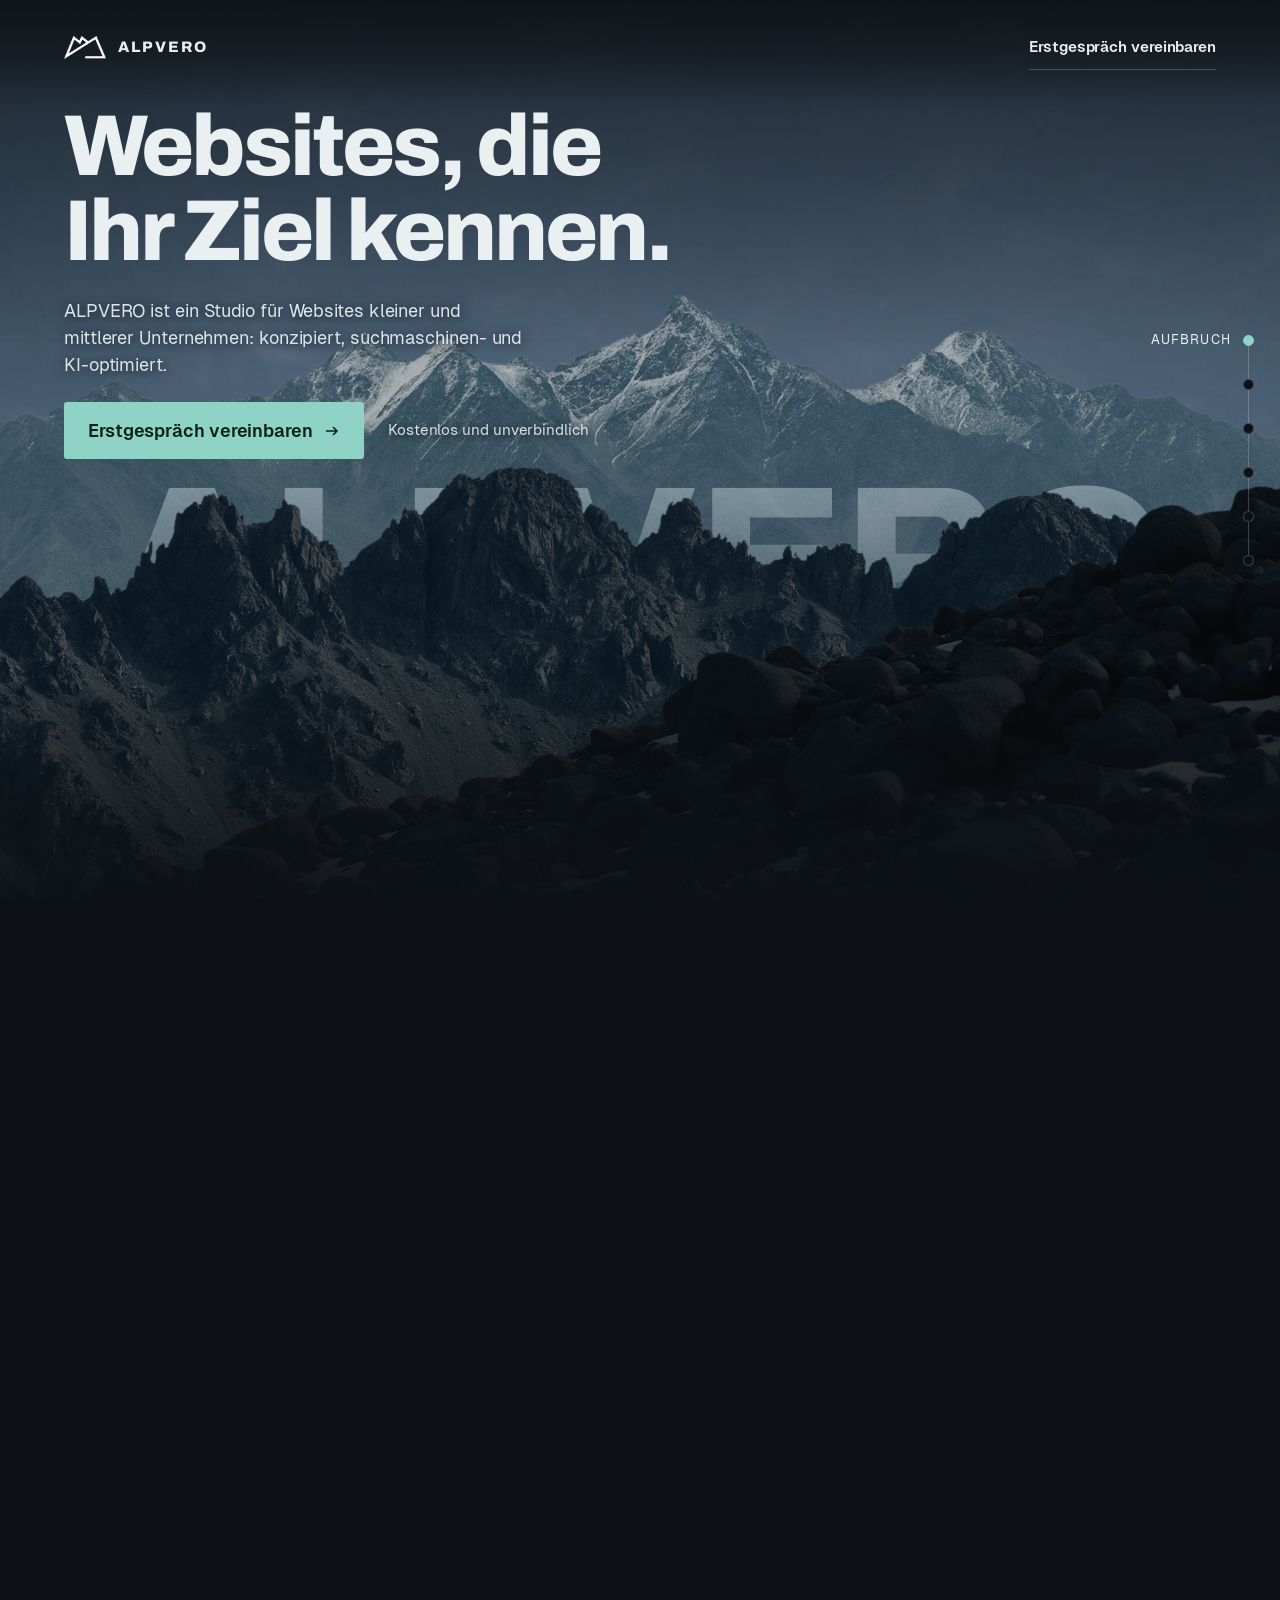
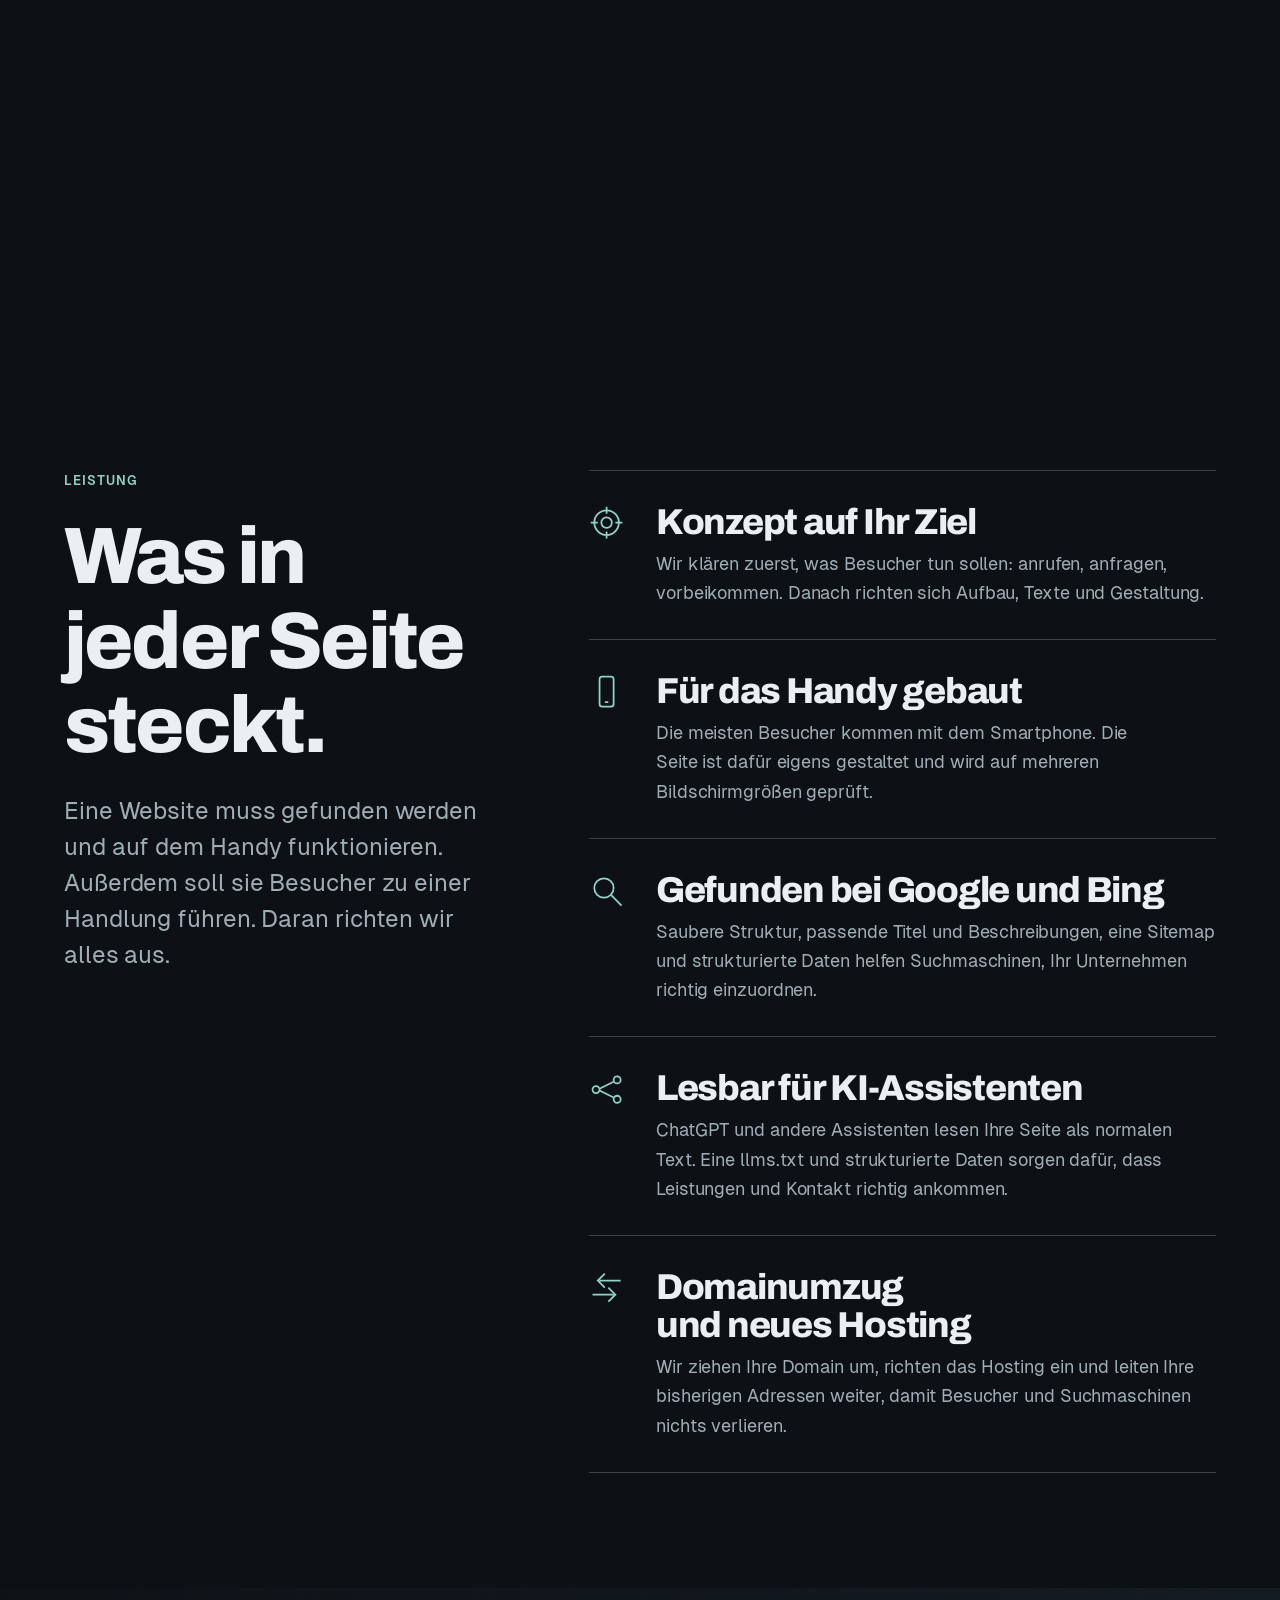
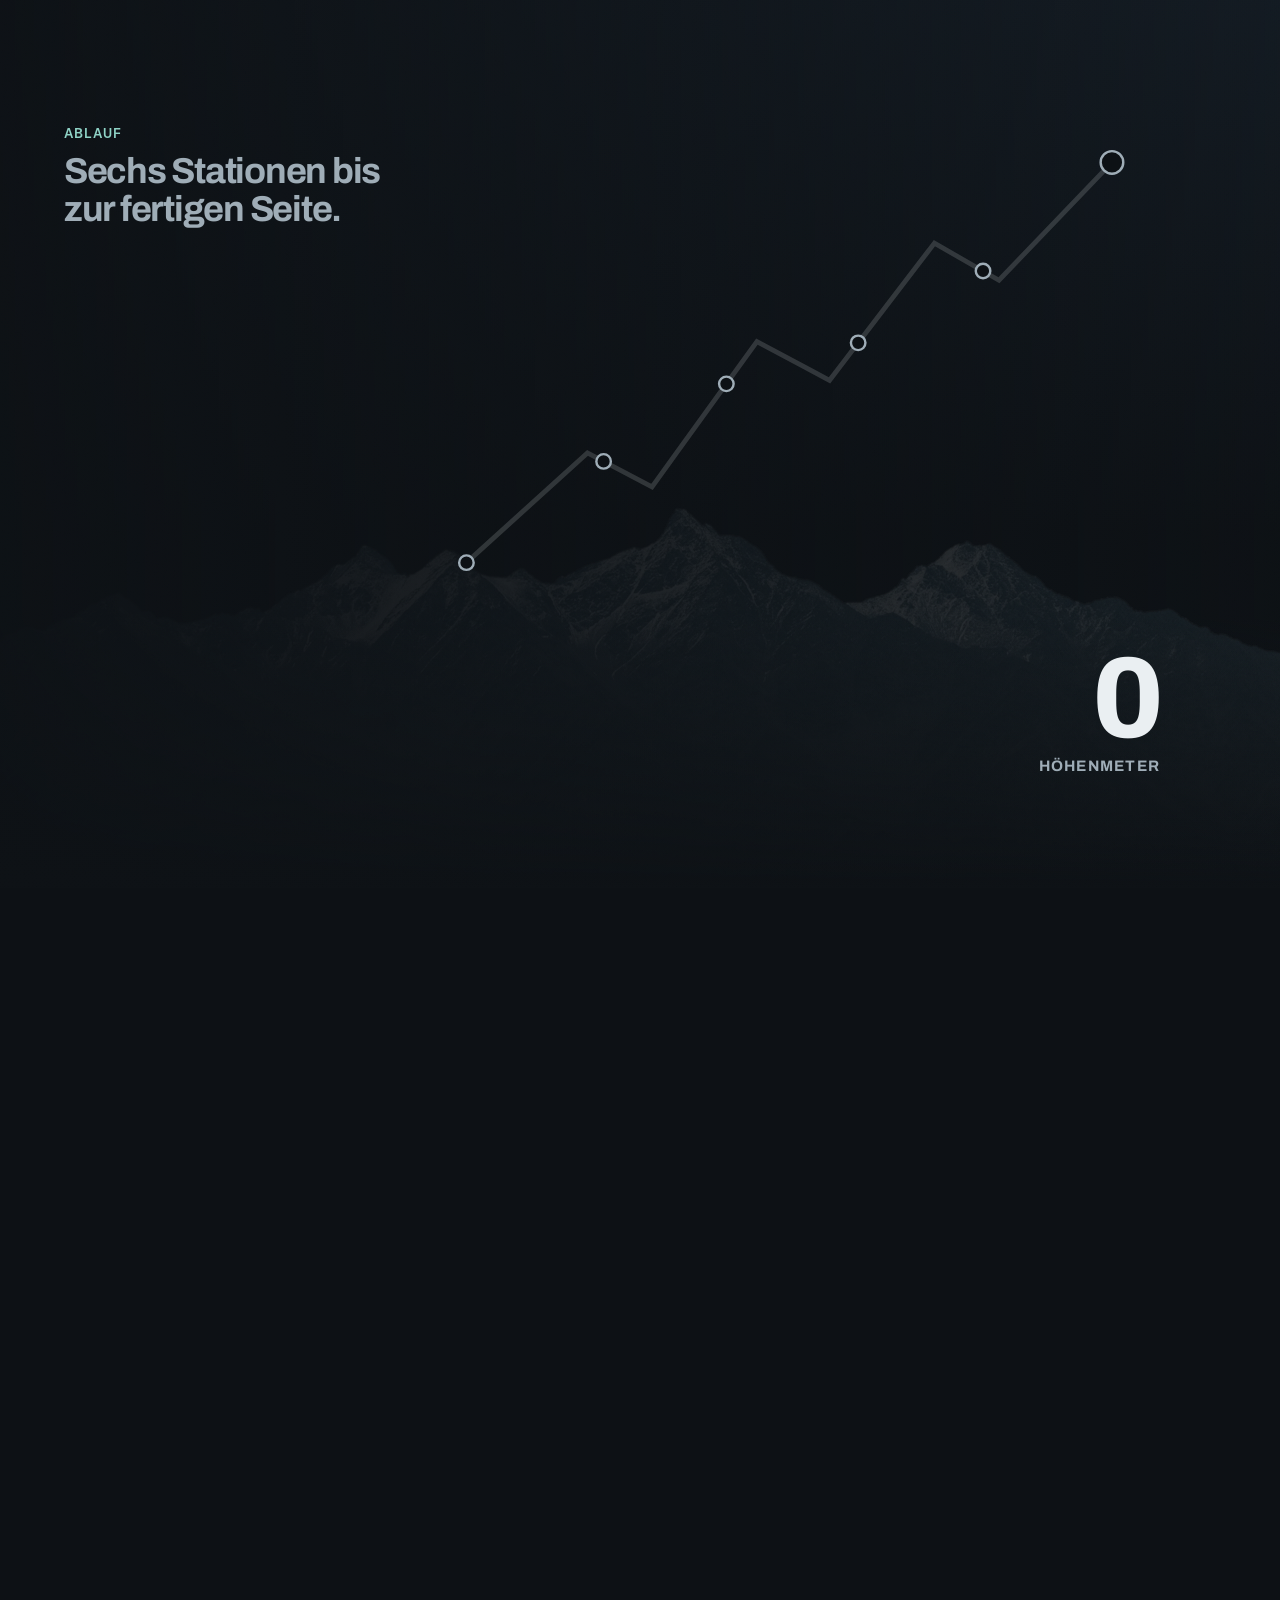
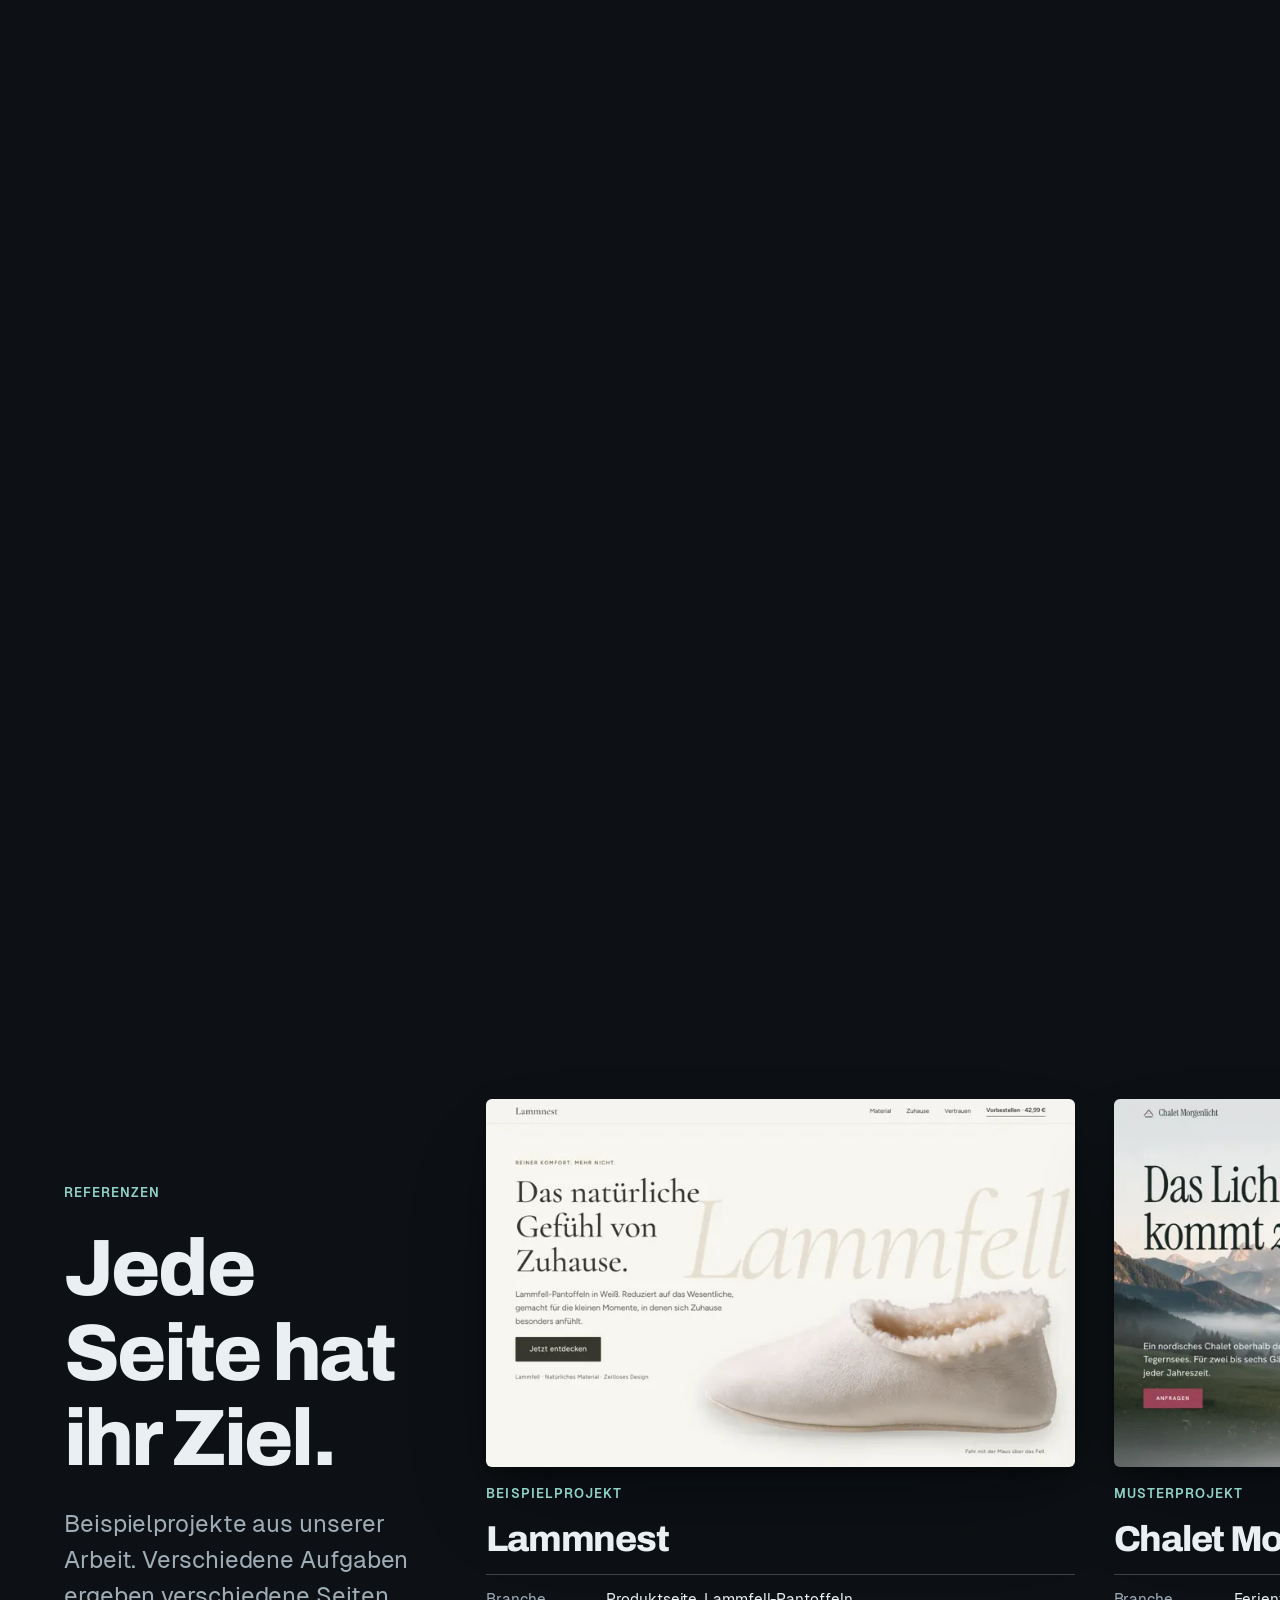
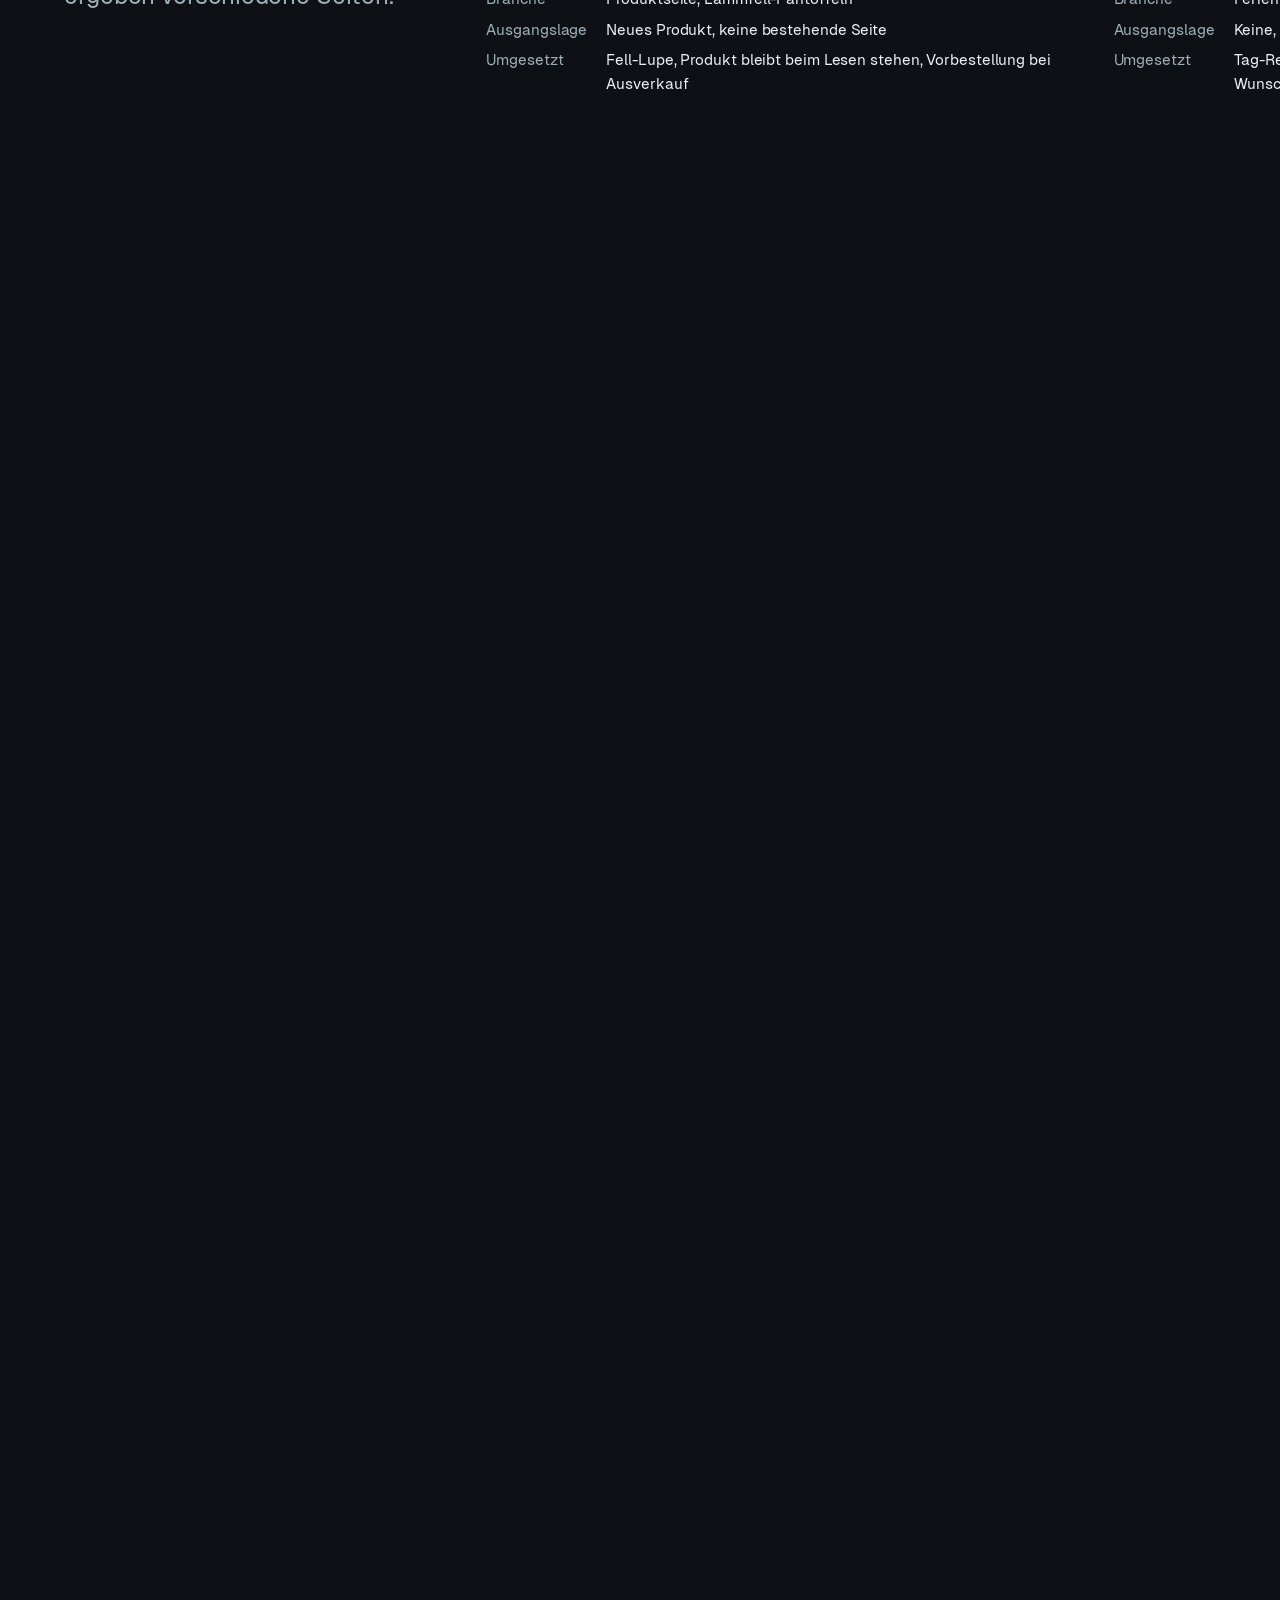
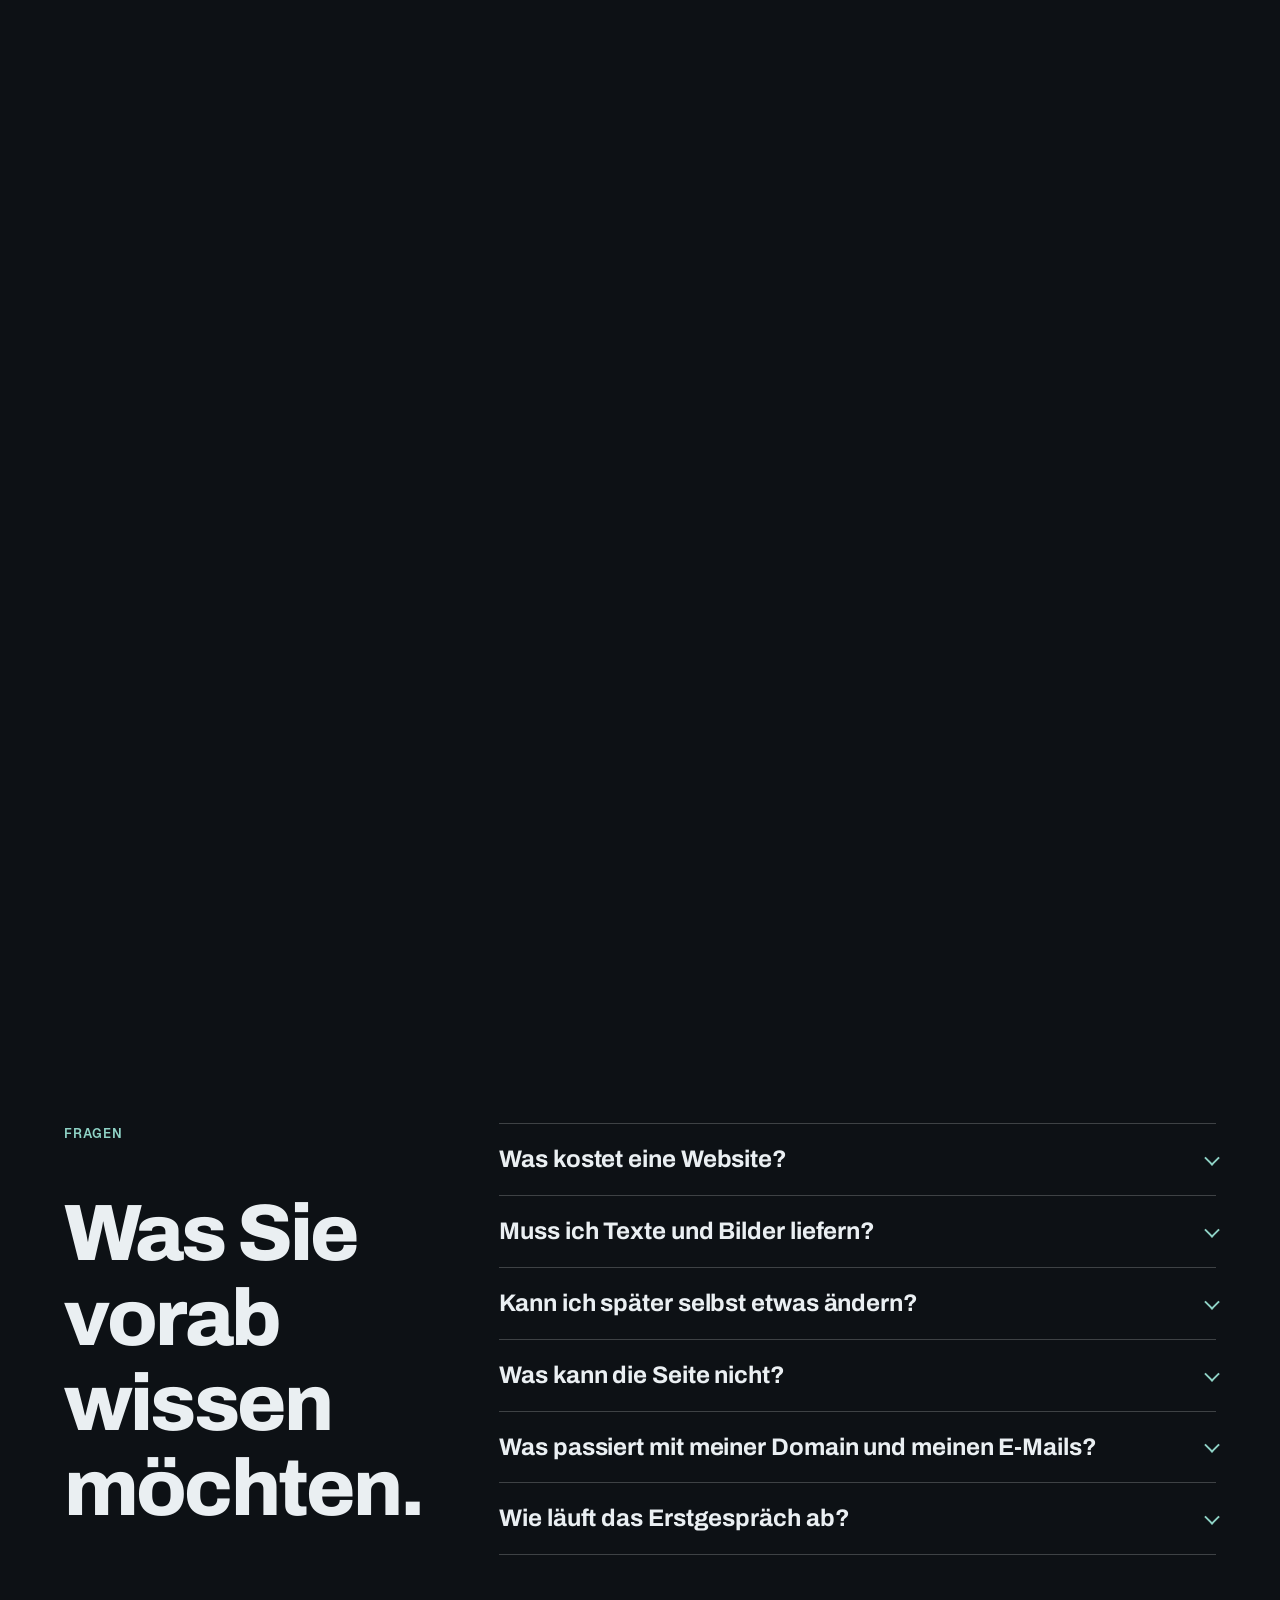
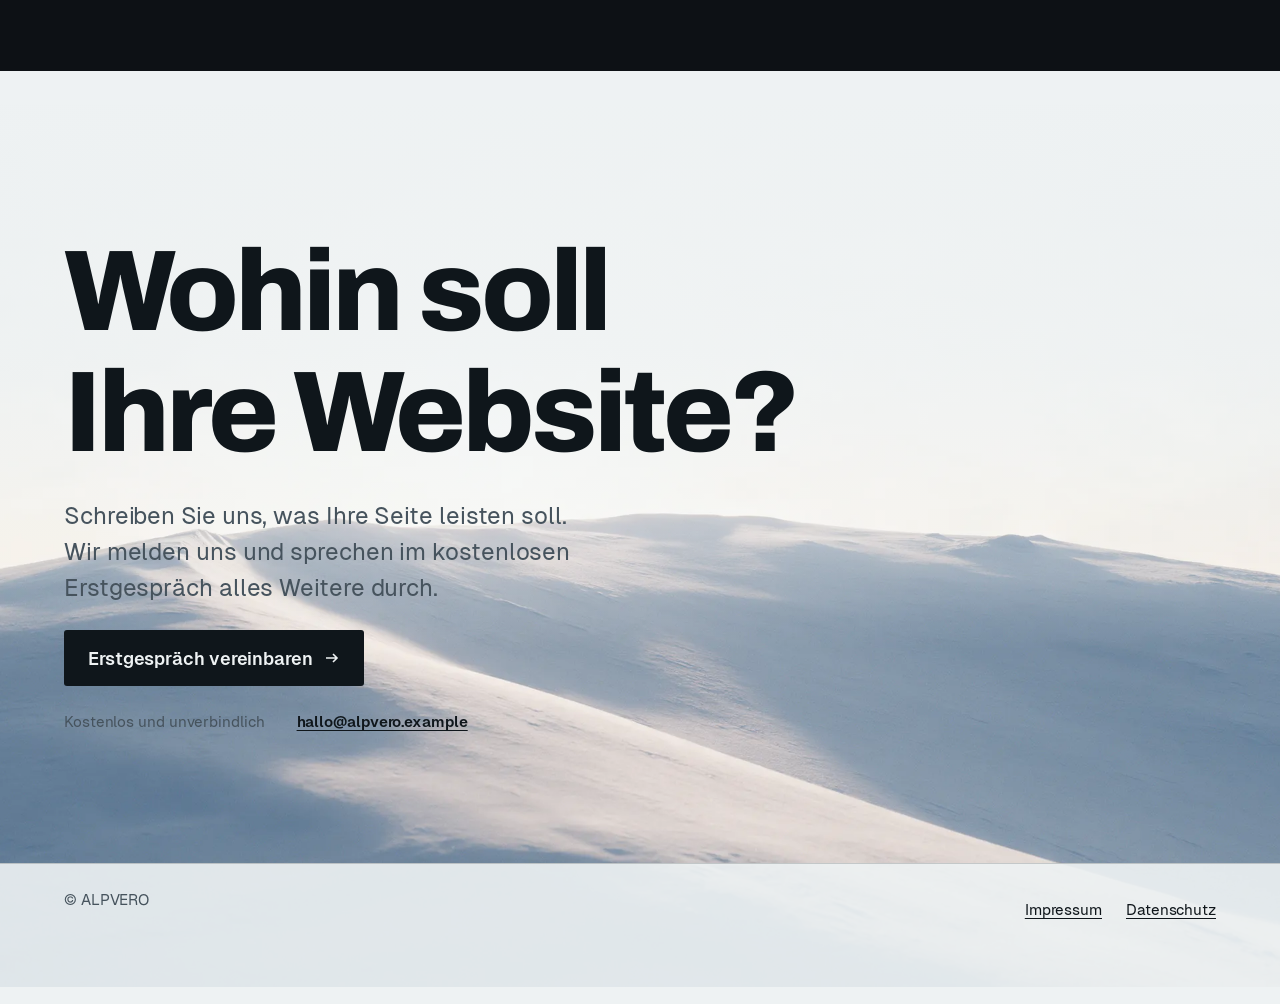
<file: index.html>
<!doctype html>
<html lang="de" class="no-js">
<head>
<meta charset="utf-8">
<meta name="viewport" content="width=device-width, initial-scale=1, viewport-fit=cover">
<title>ALPVERO · Websites für kleine und mittlere Unternehmen</title>
<meta name="description" content="ALPVERO ist ein Studio für Websites kleiner und mittlerer Unternehmen: auf Ihr Ziel konzipiert, für Suchmaschinen und KI optimiert. Erstgespräch kostenlos.">
<link rel="canonical" href="https://www.alpvero.example/">
<meta name="theme-color" content="#0d1115">
<link rel="icon" type="image/png" href="favicon.png">
<link rel="apple-touch-icon" href="apple-touch-icon.png">
<meta property="og:type" content="website">
<meta property="og:locale" content="de_DE">
<meta property="og:site_name" content="ALPVERO">
<meta property="og:title" content="ALPVERO · Websites, die Ihr Ziel kennen">
<meta property="og:description" content="Studio für Websites kleiner und mittlerer Unternehmen. Konzipiert, suchmaschinen- und KI-optimiert. Kostenloses Erstgespräch.">
<meta property="og:url" content="https://www.alpvero.example/">
<meta property="og:image" content="https://www.alpvero.example/assets/og.jpg">
<meta property="og:image:width" content="1200">
<meta property="og:image:height" content="630">
<meta name="twitter:card" content="summary_large_image">
<script>document.documentElement.classList.remove("no-js");</script>
<link rel="preload" as="font" type="font/woff2" href="assets/fonts/archivo-latin-800-normal.woff2" crossorigin>
<link rel="preload" as="image" href="assets/img/sky.webp" imagesrcset="assets/img/sky-m.webp 900w, assets/img/sky.webp 2400w" imagesizes="100vw">
<link rel="stylesheet" href="scrollcraft.css">
<link rel="stylesheet" href="assets/alpvero.css">
<script type="application/ld+json">
{
  "@context": "https://schema.org",
  "@type": "ProfessionalService",
  "name": "ALPVERO",
  "url": "https://www.alpvero.example/",
  "logo": "https://www.alpvero.example/apple-touch-icon.png",
  "image": "https://www.alpvero.example/assets/og.jpg",
  "description": "Studio für Websites kleiner und mittlerer Unternehmen: Konzept, Gestaltung, Suchmaschinen- und KI-Optimierung, Domainumzug und Hosting.",
  "knowsAbout": ["Webdesign", "Suchmaschinenoptimierung", "Optimierung für KI-Assistenten", "Domainumzug", "Hosting"],
  "areaServed": "DE",
  "availableLanguage": "de"
}
</script>
</head>
<body>
<a class="skip" href="#leistung">Zum Inhalt springen</a>
<span data-sc-progress></span>

<header class="top">
  <a class="brand" href="#top" aria-label="ALPVERO, Seitenanfang"><img src="assets/img/logo-mark.png" width="1000" height="571" alt=""><span>ALPVERO</span></a>
  <a class="top__cta" href="#kontakt">Erstgespräch vereinbaren</a>
</header>

<nav class="rail" aria-label="Abschnitte">
  <ol>
    <li><a href="#top"><span>Aufbruch</span></a></li>
    <li><a href="#leistung"><span>Leistung</span></a></li>
    <li><a href="#ablauf"><span>Ablauf</span></a></li>
    <li><a href="#referenzen"><span>Referenzen</span></a></li>
    <li><a href="#fragen"><span>Fragen</span></a></li>
    <li><a href="#kontakt"><span>Kontakt</span></a></li>
  </ol>
</nav>

<main id="top">

  <!-- 1 · Einstieg: gepinnte Szene aus vier Ebenen -->
  <section class="hero" data-sc-act="pin" data-sc-span="2.2" aria-label="Einstieg">
    <div data-sc-stage>
      <img class="pl pl--sky" src="assets/img/sky.webp" srcset="assets/img/sky-m.webp 900w, assets/img/sky.webp 2400w" sizes="100vw" width="2400" height="1350" alt="" fetchpriority="high">
      <img class="pl pl--far" src="assets/img/far.webp" srcset="assets/img/far-m.webp 900w, assets/img/far.webp 2400w" sizes="100vw" width="2400" height="1333" alt="" fetchpriority="high">
      <div class="hero__word" aria-hidden="true">ALPVERO</div>
      <img class="pl pl--mid" src="assets/img/mid.webp" srcset="assets/img/mid-m.webp 900w, assets/img/mid.webp 2400w" sizes="100vw" width="2400" height="1350" alt="" fetchpriority="high">
      <img class="pl pl--near" src="assets/img/near.webp" srcset="assets/img/near-m.webp 900w, assets/img/near.webp 2400w" sizes="100vw" width="2400" height="1350" alt="">
      <div class="hero__haze" aria-hidden="true"></div>
      <div class="grain" aria-hidden="true"></div>
      <div class="hero__copy" data-sc-cue="0 0.92 0 0.2" data-sc-rise="0">
        <h1>Websites, die Ihr Ziel kennen.</h1>
        <p class="lede">ALPVERO ist ein Studio für Websites kleiner und mittlerer Unternehmen: konzipiert, suchmaschinen- und KI-optimiert.</p>
        <div class="row">
          <a class="cta" href="#kontakt">Erstgespräch vereinbaren <svg viewBox="0 0 16 16" fill="none" stroke="currentColor" stroke-width="1.6" aria-hidden="true"><path d="M2 8h11M9 4l4 4-4 4"/></svg></a>
          <small>Kostenlos und unverbindlich</small>
        </div>
      </div>
    </div>
  </section>

  <!-- 2 · Leistung: ruhiger Fließtext-Abschnitt -->
  <section id="leistung" class="leistung" data-sc-act="flow" aria-labelledby="leistung-h">
    <div class="leistung__grid">
      <div class="leistung__lead" data-sc-in data-sc-stagger="70">
        <p class="eyebrow">Leistung</p>
        <h2 id="leistung-h">Was in jeder Seite steckt.</h2>
        <p class="lede">Eine Website muss gefunden werden und auf dem Handy funktionieren. Außerdem soll sie Besucher zu einer Handlung führen. Daran richten wir alles aus.</p>
      </div>
      <ul class="facts" data-sc-in data-sc-stagger="60">
        <li>
          <svg viewBox="0 0 40 40" fill="none" stroke="currentColor" stroke-width="2" aria-hidden="true"><circle cx="20" cy="20" r="14"/><circle cx="20" cy="20" r="6"/><path d="M20 2v8M20 30v8M2 20h8M30 20h8"/></svg>
          <div><h3>Konzept auf Ihr Ziel</h3><p>Wir klären zuerst, was Besucher tun sollen: anrufen, anfragen, vorbeikommen. Danach richten sich Aufbau, Texte und Gestaltung.</p></div>
        </li>
        <li>
          <svg viewBox="0 0 40 40" fill="none" stroke="currentColor" stroke-width="2" aria-hidden="true"><rect x="12" y="3" width="16" height="34" rx="3"/><path d="M18 32h4"/></svg>
          <div><h3>Für das Handy gebaut</h3><p>Die meisten Besucher kommen mit dem Smartphone. Die Seite ist dafür eigens gestaltet und wird auf mehreren Bildschirmgrößen geprüft.</p></div>
        </li>
        <li>
          <svg viewBox="0 0 40 40" fill="none" stroke="currentColor" stroke-width="2" aria-hidden="true"><circle cx="17" cy="17" r="11"/><path d="M25 25l12 12"/></svg>
          <div><h3>Gefunden bei Google und Bing</h3><p>Saubere Struktur, passende Titel und Beschreibungen, eine Sitemap und strukturierte Daten helfen Suchmaschinen, Ihr Unternehmen richtig einzuordnen.</p></div>
        </li>
        <li>
          <svg viewBox="0 0 40 40" fill="none" stroke="currentColor" stroke-width="2" aria-hidden="true"><circle cx="8" cy="20" r="4"/><circle cx="32" cy="9" r="4"/><circle cx="32" cy="31" r="4"/><path d="M12 19l16-8M12 21l16 8"/></svg>
          <div><h3>Lesbar für KI-Assistenten</h3><p>ChatGPT und andere Assistenten lesen Ihre Seite als normalen Text. Eine llms.txt und strukturierte Daten sorgen dafür, dass Leistungen und Kontakt richtig ankommen.</p></div>
        </li>
        <li>
          <svg viewBox="0 0 40 40" fill="none" stroke="currentColor" stroke-width="2" aria-hidden="true"><path d="M4 28h24M22 20l8 8-8 8"/><path d="M36 12H12M18 4l-8 8 8 8"/></svg>
          <div><h3>Domainumzug und neues Hosting</h3><p>Wir ziehen Ihre Domain um, richten das Hosting ein und leiten Ihre bisherigen Adressen weiter, damit Besucher und Suchmaschinen nichts verlieren.</p></div>
        </li>
      </ul>
    </div>
  </section>

  <!-- 3 · Ablauf: Spitze der Seite, gepinnte Route mit Höhenmetern -->
  <section id="ablauf" class="aufstieg" data-sc-act="pin" data-sc-span="6.4" aria-labelledby="ablauf-h">
    <div data-sc-stage>
      <img class="aufstieg__bg" src="assets/img/far.webp" srcset="assets/img/far-m.webp 900w, assets/img/far.webp 2400w" sizes="100vw" width="2400" height="1333" alt="" loading="lazy">
      <div class="aufstieg__fade" aria-hidden="true"></div>
      <div class="grain" aria-hidden="true"></div>
      <div class="aufstieg__head">
        <p class="eyebrow">Ablauf</p>
        <h2 id="ablauf-h">Sechs Stationen bis zur fertigen Seite.</h2>
      </div>
      <svg class="route" viewBox="0 0 920 600" aria-hidden="true" focusable="false">
        <path class="route__base" pathLength="1" d="M60 556 L210 420 L290 462 L420 282 L510 330 L640 160 L720 206 L860 60"/>
        <path class="route__line" pathLength="1" d="M60 556 L210 420 L290 462 L420 282 L510 330 L640 160 L720 206 L860 60"/>
      </svg>
      <div class="meter" aria-hidden="true"><b data-meter>0</b><span>Höhenmeter</span></div>
      <ol class="stations">
        <li data-sc-cue="0 0.15 0 0.1"><span class="no">Station 1</span><h3>Bestandsaufnahme</h3><p>Wir gehen Ihre bestehende Seite durch: jede Unterseite, jede Funktion, alle Texte und Bilder. So wird klar, was Ihren Besuchern wichtig ist und was bleiben soll.</p></li>
        <li data-sc-cue="0.13 0.33"><span class="no">Station 2</span><h3>Briefing</h3><p>Ziele, Zielgruppe, Seitenstruktur und jede Funktion halten wir schriftlich fest. Was eine schnelle, statische Seite nicht kann, sagen wir offen und nennen eine Lösung dazu.</p></li>
        <li data-sc-cue="0.31 0.51"><span class="no">Station 3</span><h3>Konzept und Bau</h3><p>Gestaltung und Ablauf der Seite entstehen für Ihr Unternehmen. Ihre echten Texte und Bilder tragen die Seite, und alles liegt als lesbares HTML vor.</p></li>
        <li data-sc-cue="0.49 0.69"><span class="no">Station 4</span><h3>Prüfung</h3><p>Wir testen Suchmaschinen- und KI-Lesbarkeit, Handy, Barrierefreiheit und Ladezeit. Beim Datenschutz achten wir darauf, dass keine Cookies ohne Einwilligung und keine fremden Schriften geladen werden.</p></li>
        <li data-sc-cue="0.67 0.87"><span class="no">Station 5</span><h3>Ihre Rückmeldung</h3><p>Sie sehen die Seite in der Vorschau und schicken uns Ihre Wünsche gebündelt. Wir setzen sie um, bevor etwas online geht.</p></li>
        <li data-sc-cue="0.85 1 0.1 0.04"><span class="no">Station 6</span><h3>Umzug und Livegang</h3><p>Domain und Hosting ziehen um, Weiterleitungen sichern Ihre bisherigen Adressen, und Suchmaschinen erfahren von der neuen Seite.</p></li>
      </ol>
    </div>
  </section>

  <!-- 4 · Referenzen: seitliche Fahrt -->
  <section id="referenzen" class="refs" data-sc-act="pan" data-sc-span="5.4" aria-labelledby="refs-h">
    <div data-sc-stage>
      <div class="rail2" data-sc-pan="0.04">
        <div class="rail2__lead">
          <p class="eyebrow">Referenzen</p>
          <h2 id="refs-h">Jede Seite hat ihr Ziel.</h2>
          <p class="lede">Beispielprojekte aus unserer Arbeit. Verschiedene Aufgaben ergeben verschiedene Seiten.</p>
        </div>
        <article class="ref">
          <div class="ref__shot"><img src="assets/img/ref-lammnest-s.webp" srcset="assets/img/ref-lammnest-s.webp 720w, assets/img/ref-lammnest.webp 1440w" sizes="(max-width: 640px) 82vw, 40rem" width="1440" height="900" alt="Startseite des Beispielprojekts Lammnest: Lammfell-Pantoffel in Weiß neben dem Titel Das natürliche Gefühl von Zuhause" loading="lazy"></div>
          <p class="ref__tag">Beispielprojekt</p>
          <h3>Lammnest</h3>
          <dl><dt>Branche</dt><dd>Produktseite, Lammfell-Pantoffeln</dd><dt>Ausgangslage</dt><dd>Neues Produkt, keine bestehende Seite</dd><dt>Umgesetzt</dt><dd>Fell-Lupe, Produkt bleibt beim Lesen stehen, Vorbestellung bei Ausverkauf</dd></dl>
        </article>
        <article class="ref">
          <div class="ref__shot"><img src="assets/img/ref-chalet-s.webp" srcset="assets/img/ref-chalet-s.webp 720w, assets/img/ref-chalet.webp 1440w" sizes="(max-width: 640px) 82vw, 40rem" width="1440" height="900" alt="Startseite des Musterprojekts Chalet Morgenlicht: dunkles Holzhaus im Alpental bei Morgenlicht" loading="lazy"></div>
          <p class="ref__tag">Musterprojekt</p>
          <h3>Chalet Morgenlicht</h3>
          <dl><dt>Branche</dt><dd>Ferienvermietung, Region Tegernsee (erfundenes Unternehmen)</dd><dt>Ausgangslage</dt><dd>Keine, als Muster entworfen</dd><dt>Umgesetzt</dt><dd>Tag-Regler, der die Seite von Morgen bis Nacht färbt, Anfrage mit Wunschterminen</dd></dl>
        </article>
        <article class="ref">
          <div class="ref__shot"><img src="assets/img/ref-endlich-s.webp" srcset="assets/img/ref-endlich-s.webp 720w, assets/img/ref-endlich.webp 1440w" sizes="(max-width: 640px) 82vw, 40rem" width="1440" height="900" alt="Startseite des Beispielprojekts Endlich gut genug: handgeschriebener Titel auf hellem Papiergrund" loading="lazy"></div>
          <p class="ref__tag">Beispielprojekt</p>
          <h3>Endlich gut genug</h3>
          <dl><dt>Branche</dt><dd>Neuro-Coaching, Isny im Allgäu</dd><dt>Ausgangslage</dt><dd>Wix-Seite</dd><dt>Umgesetzt</dt><dd>Persönliche Titelseite, Audio-Impulse, Inhalte selbst pflegbar über ein Redaktionswerkzeug</dd></dl>
        </article>
        <article class="ref">
          <div class="ref__shot"><img src="assets/img/ref-lankes-s.webp" srcset="assets/img/ref-lankes-s.webp 720w, assets/img/ref-lankes.webp 1440w" sizes="(max-width: 640px) 82vw, 40rem" width="1440" height="900" alt="Startseite des Beispielprojekts Dachdeckerei Lankes: Titel links, Foto eines begrünten Flachdachs rechts" loading="lazy"></div>
          <p class="ref__tag">Beispielprojekt</p>
          <h3>Dachdeckerei Lankes</h3>
          <dl><dt>Branche</dt><dd>Dachdeckerei und Spenglerei, Kempten</dd><dt>Ausgangslage</dt><dd>Kostenlose Jimdo-Seite</dd><dt>Umgesetzt</dt><dd>Katalog der Dacharbeiten, Anfrage per Telefon, Schnittzeichnung zu den Leistungen</dd></dl>
        </article>
        <div class="rail2__end">
          <p>Ihre Seite kommt als Nächstes.</p>
          <p>Im Erstgespräch klären wir, was sie leisten soll.</p>
          <a class="textlink" href="#kontakt">Zum Erstgespräch</a>
        </div>
      </div>
    </div>
  </section>

  <!-- 5 · Fragen -->
  <section id="fragen" class="fragen" data-sc-act="flow" aria-labelledby="fragen-h">
    <div class="fragen__grid">
      <div data-sc-in data-sc-stagger="70" class="sc-stack">
        <p class="eyebrow">Fragen</p>
        <h2 id="fragen-h">Was Sie vorab wissen möchten.</h2>
      </div>
      <div data-sc-in>
        <details><summary>Was kostet eine Website?</summary><p>Wir arbeiten mit festen Paketen. Die Preise nennen wir Ihnen im kostenlosen Erstgespräch, dort klären wir auch, was Ihre Seite braucht.</p></details>
        <details><summary>Muss ich Texte und Bilder liefern?</summary><p>Nein. Wir übernehmen, was Ihre bestehende Seite hergibt, und fragen nach, was fehlt. Bewertungen, Zahlen oder Zitate, die wir nicht belegen können, erfinden wir nicht.</p></details>
        <details><summary>Kann ich später selbst etwas ändern?</summary><p>Ja, auf Wunsch. Wir richten ein einfaches Redaktionswerkzeug ein, mit dem Sie einzelne Teile wie Texte oder Öffnungszeiten selbst pflegen, und schulen Sie dazu. Das Design bleibt dabei geschützt.</p></details>
        <details><summary>Was kann die Seite nicht?</summary><p>Unsere Seiten sind statisch: schnell und sicher, aber ohne eingebauten Shop, Login oder Buchungssystem. Dafür binden wir passende Dienste an. Blog, Newsletter und Landingpages sind nach Absprache möglich.</p></details>
        <details><summary>Was passiert mit meiner Domain und meinen E-Mails?</summary><p>Wir ziehen die Domain um und leiten die alten Adressen weiter. Ihre E-Mail-Adressen sprechen wir vorher mit Ihnen ab, damit nichts ausfällt.</p></details>
        <details><summary>Wie läuft das Erstgespräch ab?</summary><p>Es ist kostenlos und unverbindlich. Sie erzählen, was Ihre Seite leisten soll. Wir sagen Ihnen ehrlich, ob und wie wir helfen können.</p></details>
      </div>
    </div>
  </section>

  <!-- 6 · Gipfel: Schluss auf Schnee, hält -->
  <section id="kontakt" class="gipfel" data-sc-act="flow" aria-labelledby="kontakt-h">
    <img class="gipfel__img" src="assets/img/gipfel.webp" srcset="assets/img/gipfel-m.webp 900w, assets/img/gipfel.webp 2400w" sizes="100vw" width="2400" height="1350" alt="" loading="lazy" data-sc-reveal="up" data-sc-reveal-at="0.05 0.55">
    <div class="gipfel__veil" aria-hidden="true"></div>
    <div class="gipfel__body" data-sc-in data-sc-stagger="70">
      <h2 id="kontakt-h">Wohin soll Ihre Website?</h2>
      <p class="lede">Schreiben Sie uns, was Ihre Seite leisten soll. Wir melden uns und sprechen im kostenlosen Erstgespräch alles Weitere durch.</p>
      <a class="cta" href="mailto:hallo@alpvero.example?subject=Erstgespr%C3%A4ch&amp;body=Guten%20Tag%2C%0A%0Aich%20interessiere%20mich%20f%C3%BCr%20eine%20neue%20Website.%0A%0AFirma%3A%20%0AAktuelle%20Website%3A%20%0AIch%20erreiche%20Sie%20unter%3A%20%0A">Erstgespräch vereinbaren <svg viewBox="0 0 16 16" fill="none" stroke="currentColor" stroke-width="1.6" aria-hidden="true"><path d="M2 8h11M9 4l4 4-4 4"/></svg></a>
      <p class="kontakt"><span>Kostenlos und unverbindlich</span> <a href="mailto:hallo@alpvero.example">hallo@alpvero.example</a></p>
    </div>
    <footer class="foot">
      <span>© ALPVERO</span>
      <nav aria-label="Rechtliches"><a href="impressum.html">Impressum</a><a href="datenschutz.html">Datenschutz</a></nav>
    </footer>
  </section>

</main>

<script src="scrollcraft.js"></script>
<script>ScrollCraft.mount(document.body);</script>
<script src="assets/alpvero.js"></script>
</body>
</html>
</file>
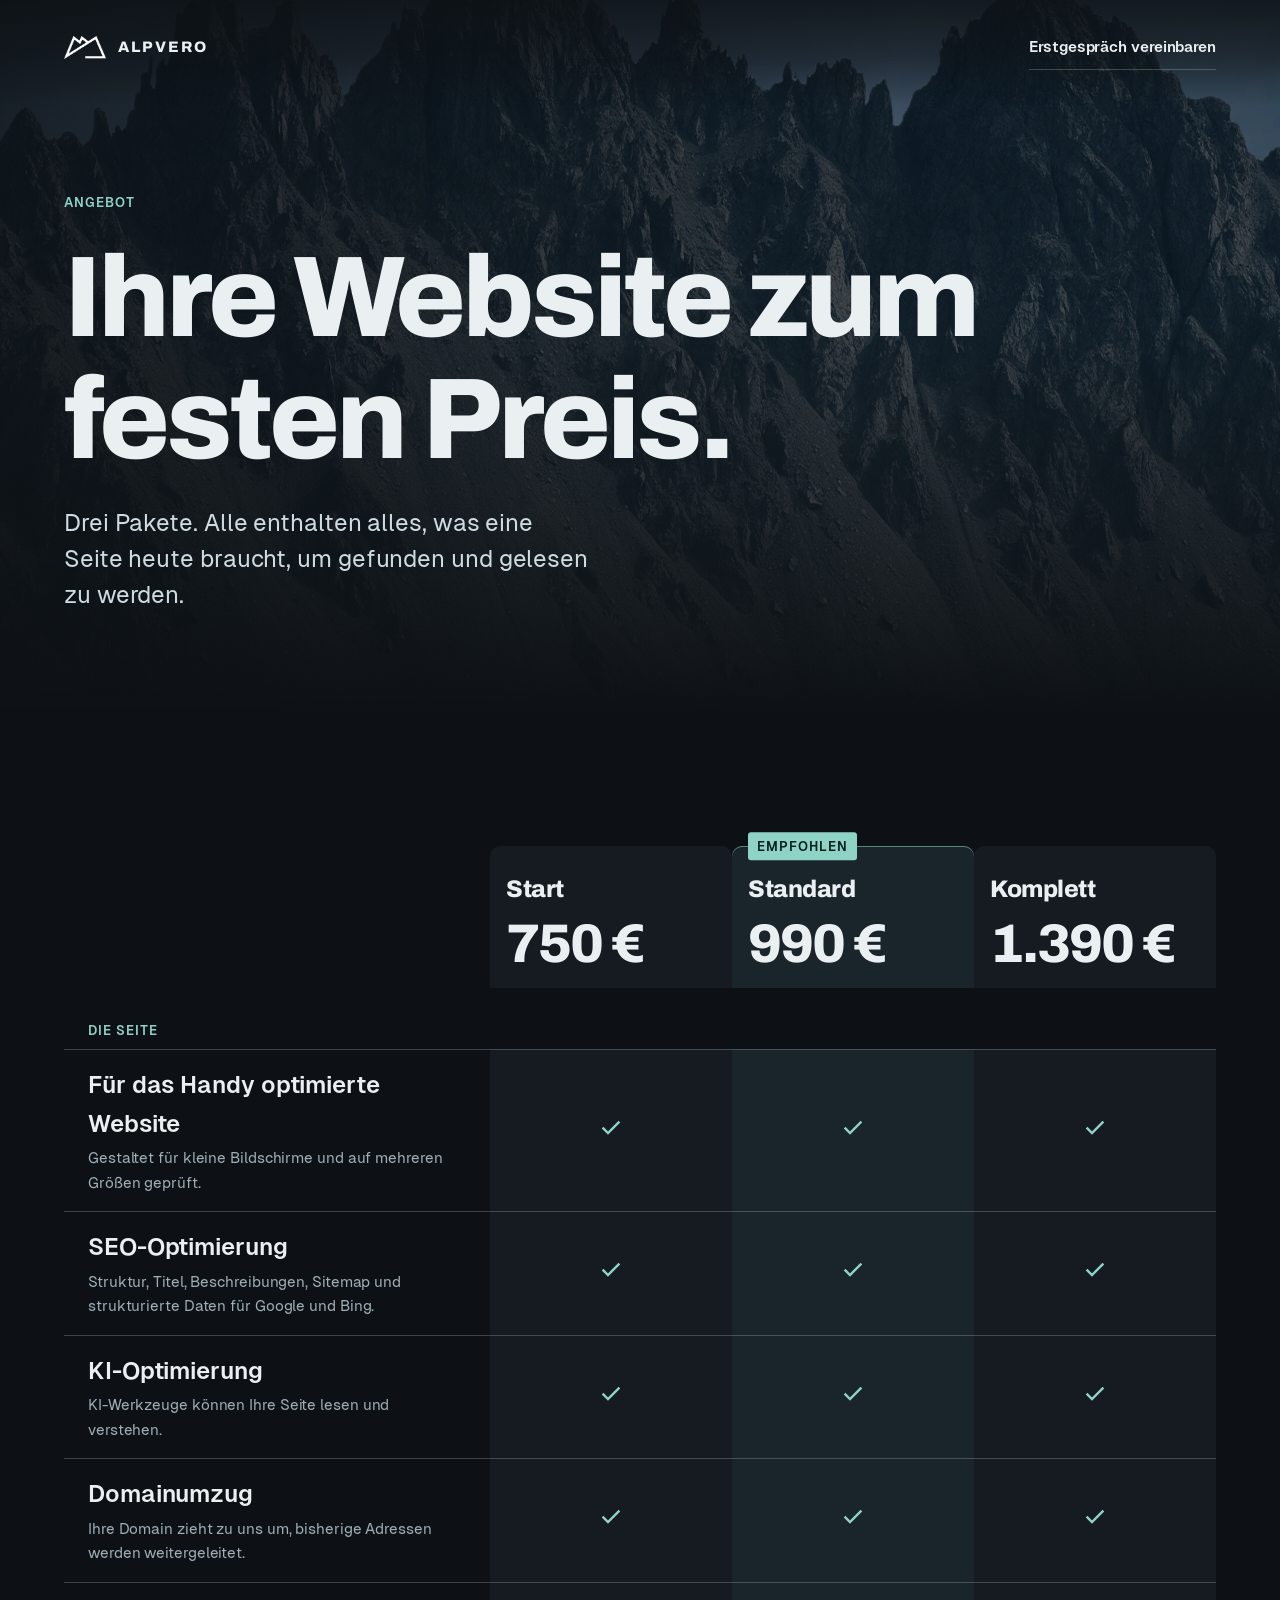
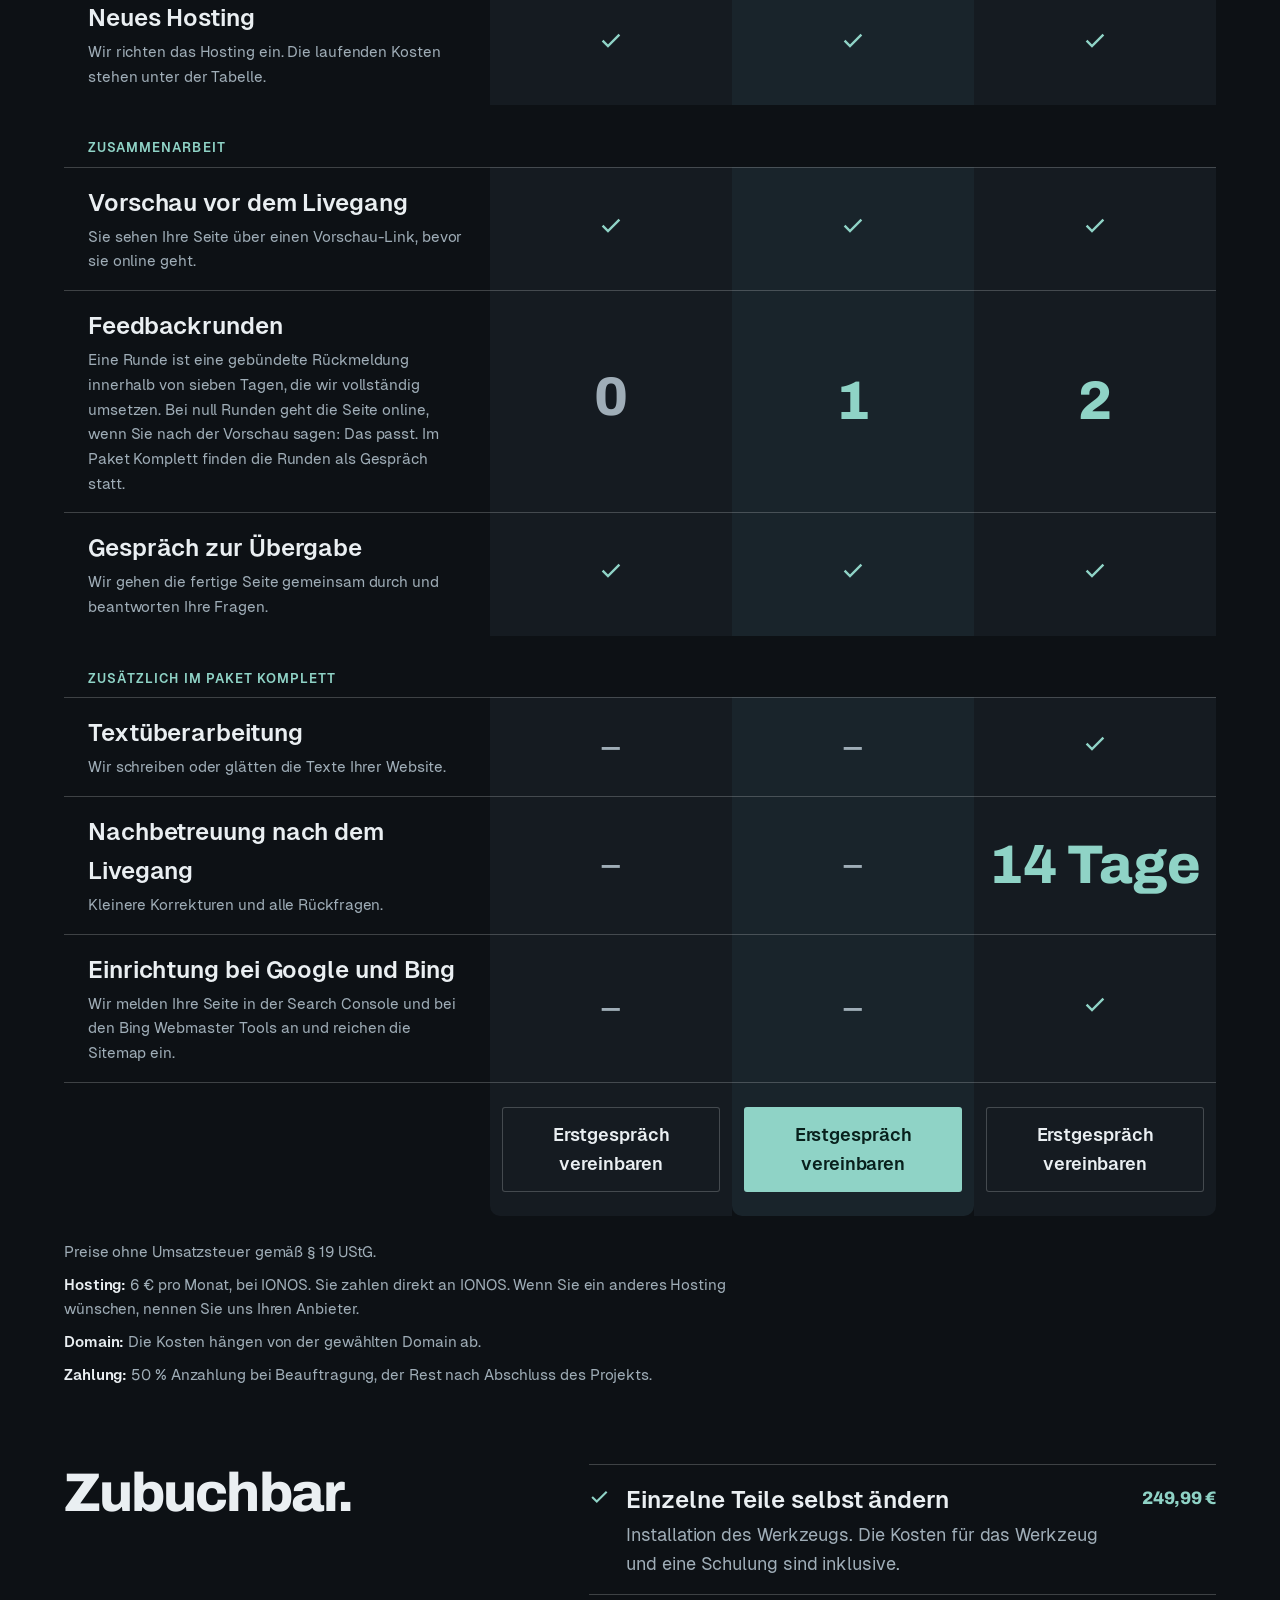
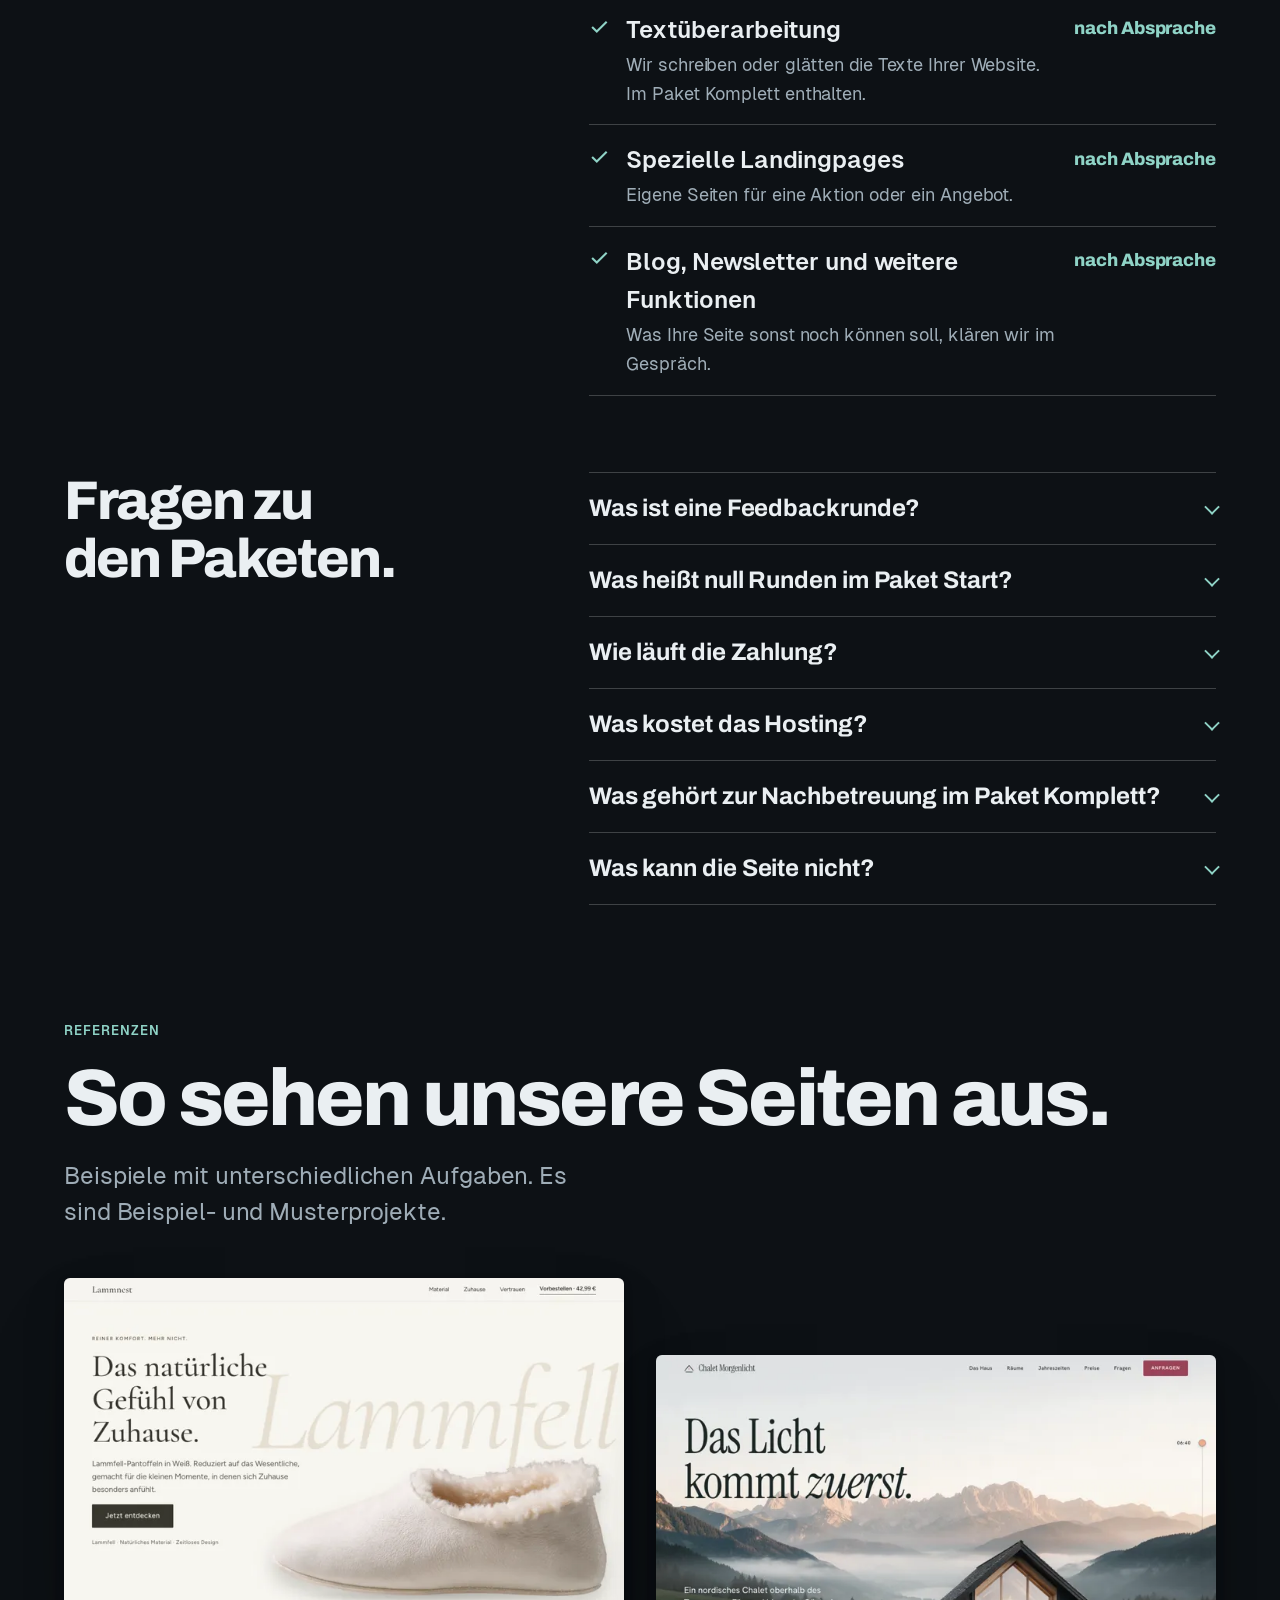
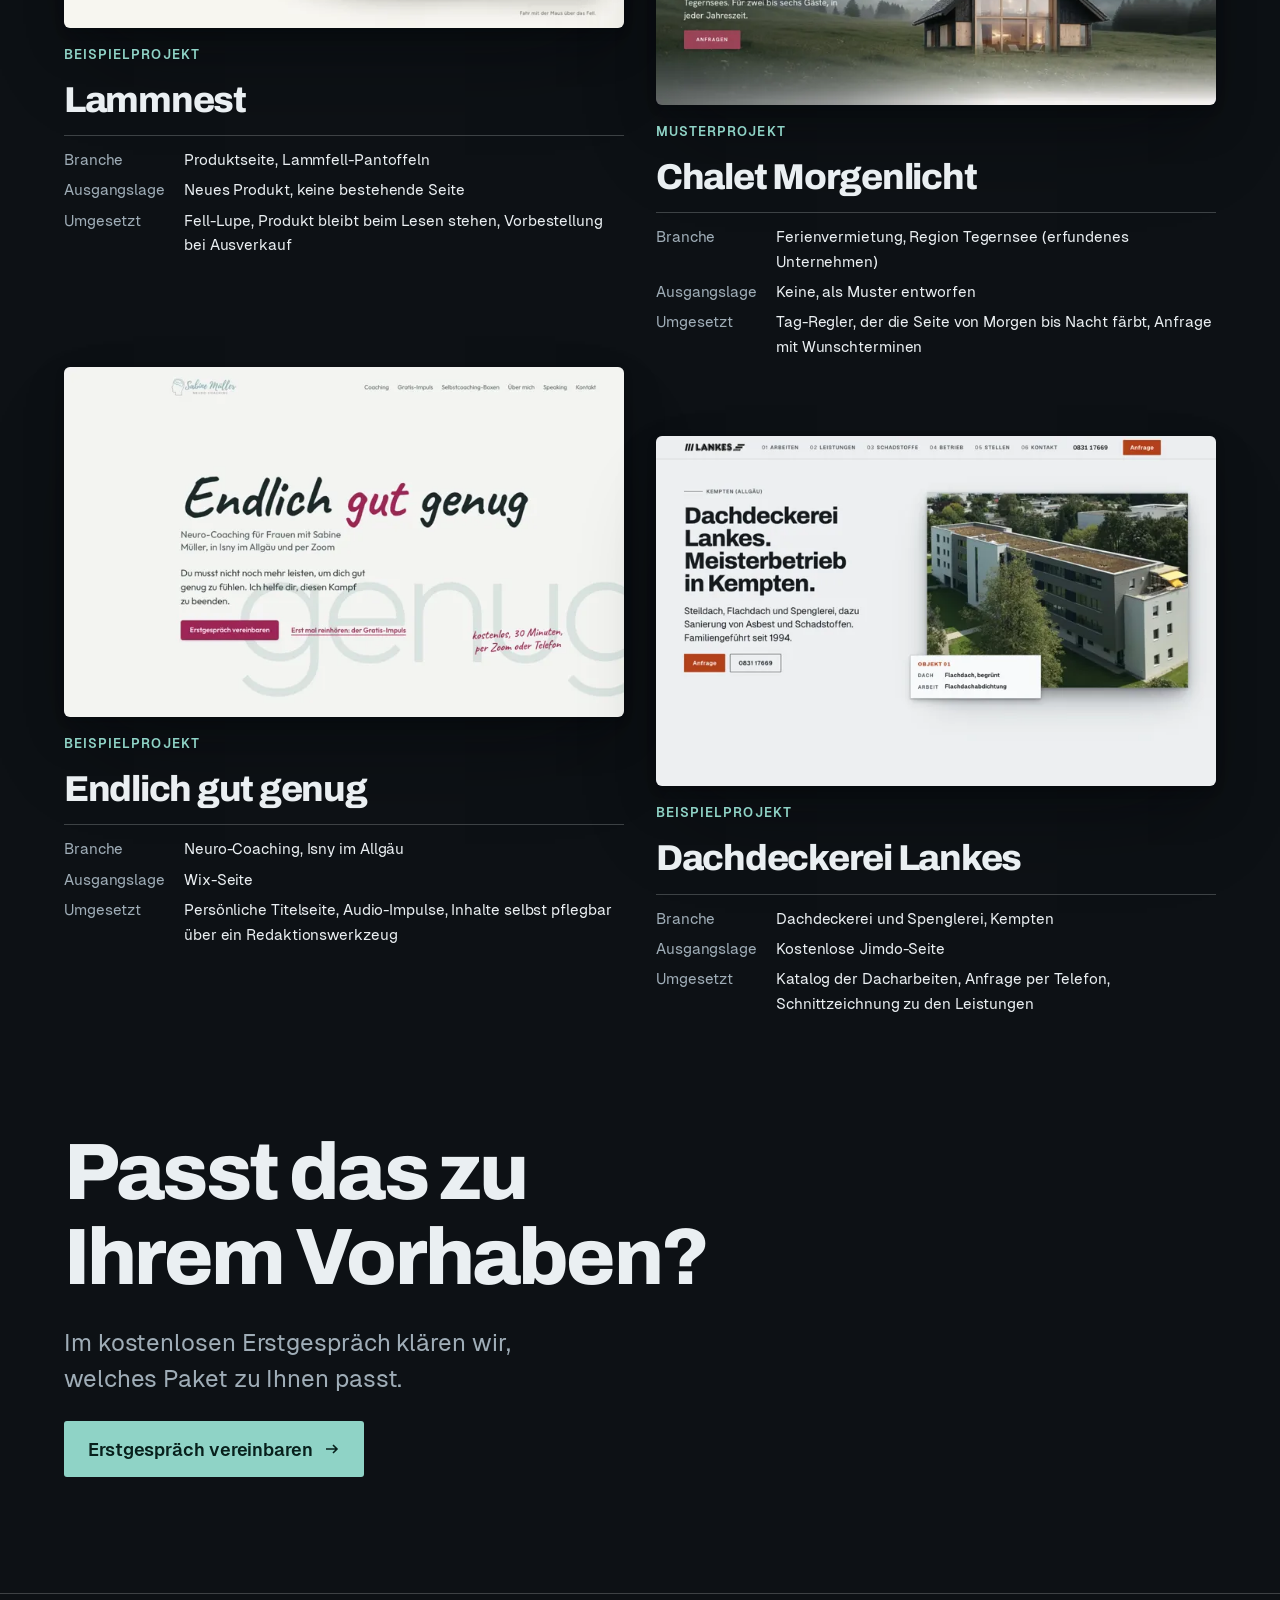
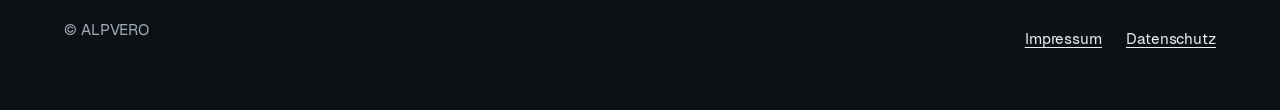
<file: angebot/index.html>
<!doctype html>
<html lang="de">
<head>
<meta charset="utf-8">
<meta name="viewport" content="width=device-width, initial-scale=1, viewport-fit=cover">
<title>Angebot · ALPVERO</title>
<meta name="description" content="Preise, Leistungen und Zusatzoptionen von ALPVERO für Websites kleiner und mittlerer Unternehmen. Nicht öffentlich gelistet.">
<meta name="robots" content="noindex, nofollow">
<meta name="theme-color" content="#0d1115">
<link rel="icon" type="image/png" href="../favicon.png">
<link rel="apple-touch-icon" href="../apple-touch-icon.png">
<link rel="preload" as="font" type="font/woff2" href="../assets/fonts/archivo-latin-800-normal.woff2" crossorigin>
<link rel="stylesheet" href="../scrollcraft.css">
<link rel="stylesheet" href="../assets/alpvero.css">
</head>
<body>
<a class="skip" href="#inhalt">Zum Inhalt springen</a>
<header class="top">
  <a class="brand" href="../" aria-label="ALPVERO, zur Startseite"><img src="../assets/img/logo-mark.png" width="1000" height="571" alt=""><span>ALPVERO</span></a>
  <a class="top__cta" href="mailto:hallo@alpvero.example?subject=Erstgespr%C3%A4ch">Erstgespräch vereinbaren</a>
</header>

<main id="inhalt">
  <section class="preis__hero">
    <div class="bg" aria-hidden="true"></div>
    <img class="ridge" src="../assets/img/mid.webp" srcset="../assets/img/mid-m.webp 900w, ../assets/img/mid.webp 2400w" sizes="100vw" width="2400" height="1350" alt="">
    <div>
      <p class="eyebrow">Angebot</p>
      <h1>Ihre Website zum festen Preis.</h1>
      <p class="lede" style="color:#cfdbe2">Drei Pakete. Alle enthalten alles, was eine Seite heute braucht, um gefunden und gelesen zu werden.</p>
    </div>
  </section>

  <div class="preis">
    <section aria-labelledby="pakete-h">
      <h2 id="pakete-h" class="sr">Pakete im Vergleich</h2>
      <div class="vergleich">
        <table>
          <caption class="sr">Gegenüberstellung der drei Pakete</caption>
          <thead>
          <tr>
              <td></td>
              <th scope="col"><span class="vname">Start</span><span class="betrag">750 €</span></th>
              <th scope="col" class="b"><span class="empf">Empfohlen</span><span class="vname">Standard</span><span class="betrag">990 €</span></th>
              <th scope="col"><span class="vname">Komplett</span><span class="betrag">1.390 €</span></th>
            </tr>
          </thead>
          <tbody>
          <tr class="gruppe"><th scope="colgroup" colspan="4">Die Seite</th></tr>
          <tr><th scope="row"><b>Für das Handy optimierte Website</b><span>Gestaltet für kleine Bildschirme und auf mehreren Größen geprüft.</span></th><td class="ja"><svg viewBox="0 0 20 20" fill="none" stroke="currentColor" stroke-width="2" aria-hidden="true"><path d="M3 10.5l4.5 4.5L17 5.5"/></svg><span class="sr">enthalten</span></td><td class="ja"><svg viewBox="0 0 20 20" fill="none" stroke="currentColor" stroke-width="2" aria-hidden="true"><path d="M3 10.5l4.5 4.5L17 5.5"/></svg><span class="sr">enthalten</span></td><td class="ja"><svg viewBox="0 0 20 20" fill="none" stroke="currentColor" stroke-width="2" aria-hidden="true"><path d="M3 10.5l4.5 4.5L17 5.5"/></svg><span class="sr">enthalten</span></td></tr>
          <tr><th scope="row"><b>SEO-Optimierung</b><span>Struktur, Titel, Beschreibungen, Sitemap und strukturierte Daten für Google und Bing.</span></th><td class="ja"><svg viewBox="0 0 20 20" fill="none" stroke="currentColor" stroke-width="2" aria-hidden="true"><path d="M3 10.5l4.5 4.5L17 5.5"/></svg><span class="sr">enthalten</span></td><td class="ja"><svg viewBox="0 0 20 20" fill="none" stroke="currentColor" stroke-width="2" aria-hidden="true"><path d="M3 10.5l4.5 4.5L17 5.5"/></svg><span class="sr">enthalten</span></td><td class="ja"><svg viewBox="0 0 20 20" fill="none" stroke="currentColor" stroke-width="2" aria-hidden="true"><path d="M3 10.5l4.5 4.5L17 5.5"/></svg><span class="sr">enthalten</span></td></tr>
          <tr><th scope="row"><b>KI-Optimierung</b><span>KI-Werkzeuge können Ihre Seite lesen und verstehen.</span></th><td class="ja"><svg viewBox="0 0 20 20" fill="none" stroke="currentColor" stroke-width="2" aria-hidden="true"><path d="M3 10.5l4.5 4.5L17 5.5"/></svg><span class="sr">enthalten</span></td><td class="ja"><svg viewBox="0 0 20 20" fill="none" stroke="currentColor" stroke-width="2" aria-hidden="true"><path d="M3 10.5l4.5 4.5L17 5.5"/></svg><span class="sr">enthalten</span></td><td class="ja"><svg viewBox="0 0 20 20" fill="none" stroke="currentColor" stroke-width="2" aria-hidden="true"><path d="M3 10.5l4.5 4.5L17 5.5"/></svg><span class="sr">enthalten</span></td></tr>
          <tr><th scope="row"><b>Domainumzug</b><span>Ihre Domain zieht zu uns um, bisherige Adressen werden weitergeleitet.</span></th><td class="ja"><svg viewBox="0 0 20 20" fill="none" stroke="currentColor" stroke-width="2" aria-hidden="true"><path d="M3 10.5l4.5 4.5L17 5.5"/></svg><span class="sr">enthalten</span></td><td class="ja"><svg viewBox="0 0 20 20" fill="none" stroke="currentColor" stroke-width="2" aria-hidden="true"><path d="M3 10.5l4.5 4.5L17 5.5"/></svg><span class="sr">enthalten</span></td><td class="ja"><svg viewBox="0 0 20 20" fill="none" stroke="currentColor" stroke-width="2" aria-hidden="true"><path d="M3 10.5l4.5 4.5L17 5.5"/></svg><span class="sr">enthalten</span></td></tr>
          <tr><th scope="row"><b>Neues Hosting</b><span>Wir richten das Hosting ein. Die laufenden Kosten stehen unter der Tabelle.</span></th><td class="ja"><svg viewBox="0 0 20 20" fill="none" stroke="currentColor" stroke-width="2" aria-hidden="true"><path d="M3 10.5l4.5 4.5L17 5.5"/></svg><span class="sr">enthalten</span></td><td class="ja"><svg viewBox="0 0 20 20" fill="none" stroke="currentColor" stroke-width="2" aria-hidden="true"><path d="M3 10.5l4.5 4.5L17 5.5"/></svg><span class="sr">enthalten</span></td><td class="ja"><svg viewBox="0 0 20 20" fill="none" stroke="currentColor" stroke-width="2" aria-hidden="true"><path d="M3 10.5l4.5 4.5L17 5.5"/></svg><span class="sr">enthalten</span></td></tr>
          <tr class="gruppe"><th scope="colgroup" colspan="4">Zusammenarbeit</th></tr>
          <tr><th scope="row"><b>Vorschau vor dem Livegang</b><span>Sie sehen Ihre Seite über einen Vorschau-Link, bevor sie online geht.</span></th><td class="ja"><svg viewBox="0 0 20 20" fill="none" stroke="currentColor" stroke-width="2" aria-hidden="true"><path d="M3 10.5l4.5 4.5L17 5.5"/></svg><span class="sr">enthalten</span></td><td class="ja"><svg viewBox="0 0 20 20" fill="none" stroke="currentColor" stroke-width="2" aria-hidden="true"><path d="M3 10.5l4.5 4.5L17 5.5"/></svg><span class="sr">enthalten</span></td><td class="ja"><svg viewBox="0 0 20 20" fill="none" stroke="currentColor" stroke-width="2" aria-hidden="true"><path d="M3 10.5l4.5 4.5L17 5.5"/></svg><span class="sr">enthalten</span></td></tr>
          <tr><th scope="row"><b>Feedbackrunden</b><span>Eine Runde ist eine gebündelte Rückmeldung innerhalb von sieben Tagen, die wir vollständig umsetzen. Bei null Runden geht die Seite online, wenn Sie nach der Vorschau sagen: Das passt. Im Paket Komplett finden die Runden als Gespräch statt.</span></th><td class="wert nein"><b>0</b><span class="sr"> Runden</span></td><td class="wert"><b>1</b><span class="sr"> Runde</span></td><td class="wert"><b>2</b><span class="sr"> Runden</span></td></tr>
          <tr><th scope="row"><b>Gespräch zur Übergabe</b><span>Wir gehen die fertige Seite gemeinsam durch und beantworten Ihre Fragen.</span></th><td class="ja"><svg viewBox="0 0 20 20" fill="none" stroke="currentColor" stroke-width="2" aria-hidden="true"><path d="M3 10.5l4.5 4.5L17 5.5"/></svg><span class="sr">enthalten</span></td><td class="ja"><svg viewBox="0 0 20 20" fill="none" stroke="currentColor" stroke-width="2" aria-hidden="true"><path d="M3 10.5l4.5 4.5L17 5.5"/></svg><span class="sr">enthalten</span></td><td class="ja"><svg viewBox="0 0 20 20" fill="none" stroke="currentColor" stroke-width="2" aria-hidden="true"><path d="M3 10.5l4.5 4.5L17 5.5"/></svg><span class="sr">enthalten</span></td></tr>
          <tr class="gruppe"><th scope="colgroup" colspan="4">Zusätzlich im Paket Komplett</th></tr>
          <tr><th scope="row"><b>Textüberarbeitung</b><span>Wir schreiben oder glätten die Texte Ihrer Website.</span></th><td class="nein"><span aria-hidden="true">–</span><span class="sr">nicht enthalten</span></td><td class="nein"><span aria-hidden="true">–</span><span class="sr">nicht enthalten</span></td><td class="ja"><svg viewBox="0 0 20 20" fill="none" stroke="currentColor" stroke-width="2" aria-hidden="true"><path d="M3 10.5l4.5 4.5L17 5.5"/></svg><span class="sr">enthalten</span></td></tr>
          <tr><th scope="row"><b>Nachbetreuung nach dem Livegang</b><span>Kleinere Korrekturen und alle Rückfragen.</span></th><td class="nein"><span aria-hidden="true">–</span><span class="sr">nicht enthalten</span></td><td class="nein"><span aria-hidden="true">–</span><span class="sr">nicht enthalten</span></td><td class="wert"><b>14 Tage</b><span class="sr"> </span></td></tr>
          <tr><th scope="row"><b>Einrichtung bei Google und Bing</b><span>Wir melden Ihre Seite in der Search Console und bei den Bing Webmaster Tools an und reichen die Sitemap ein.</span></th><td class="nein"><span aria-hidden="true">–</span><span class="sr">nicht enthalten</span></td><td class="nein"><span aria-hidden="true">–</span><span class="sr">nicht enthalten</span></td><td class="ja"><svg viewBox="0 0 20 20" fill="none" stroke="currentColor" stroke-width="2" aria-hidden="true"><path d="M3 10.5l4.5 4.5L17 5.5"/></svg><span class="sr">enthalten</span></td></tr>
          </tbody>
          <tfoot><tr><td></td><td><a class="cta cta--leise" href="mailto:hallo@alpvero.example?subject=Erstgespr%C3%A4ch%2C%20Paket%20Start">Erstgespräch vereinbaren</a></td><td><a class="cta " href="mailto:hallo@alpvero.example?subject=Erstgespr%C3%A4ch%2C%20Paket%20Standard">Erstgespräch vereinbaren</a></td><td><a class="cta cta--leise" href="mailto:hallo@alpvero.example?subject=Erstgespr%C3%A4ch%2C%20Paket%20Komplett">Erstgespräch vereinbaren</a></td></tr></tfoot>
        </table>
      </div>
      <p class="paketlinks"><a class="cta cta--leise" href="mailto:hallo@alpvero.example?subject=Erstgespr%C3%A4ch%2C%20Paket%20Start">Erstgespräch zu Start</a><a class="cta" href="mailto:hallo@alpvero.example?subject=Erstgespr%C3%A4ch%2C%20Paket%20Standard">Erstgespräch zu Standard</a><a class="cta cta--leise" href="mailto:hallo@alpvero.example?subject=Erstgespr%C3%A4ch%2C%20Paket%20Komplett">Erstgespräch zu Komplett</a></p>
      <div class="kosten">
        <p class="hinweis">Preise ohne Umsatzsteuer gemäß § 19 UStG.</p>
        <p class="hinweis"><b>Hosting:</b> 6 € pro Monat, bei IONOS. Sie zahlen direkt an IONOS. Wenn Sie ein anderes Hosting wünschen, nennen Sie uns Ihren Anbieter.</p>
        <p class="hinweis"><b>Domain:</b> Die Kosten hängen von der gewählten Domain ab.</p>
        <p class="hinweis"><b>Zahlung:</b> 50 % Anzahlung bei Beauftragung, der Rest nach Abschluss des Projekts.</p>
      </div>
    </section>

    <section class="zweispalt" aria-labelledby="zub-h">
      <h2 id="zub-h">Zubuchbar.</h2>
      <ul class="haken">
        <li><svg viewBox="0 0 20 20" fill="none" stroke="currentColor" stroke-width="2" aria-hidden="true"><path d="M3 10.5l4.5 4.5L17 5.5"/></svg><div><b>Einzelne Teile selbst ändern</b><span>Installation des Werkzeugs. Die Kosten für das Werkzeug und eine Schulung sind inklusive.</span></div><span class="preis-tag">249,99 €</span></li>
        <li><svg viewBox="0 0 20 20" fill="none" stroke="currentColor" stroke-width="2" aria-hidden="true"><path d="M3 10.5l4.5 4.5L17 5.5"/></svg><div><b>Textüberarbeitung</b><span>Wir schreiben oder glätten die Texte Ihrer Website. Im Paket Komplett enthalten.</span></div><span class="preis-tag">nach Absprache</span></li>
        <li><svg viewBox="0 0 20 20" fill="none" stroke="currentColor" stroke-width="2" aria-hidden="true"><path d="M3 10.5l4.5 4.5L17 5.5"/></svg><div><b>Spezielle Landingpages</b><span>Eigene Seiten für eine Aktion oder ein Angebot.</span></div><span class="preis-tag">nach Absprache</span></li>
        <li><svg viewBox="0 0 20 20" fill="none" stroke="currentColor" stroke-width="2" aria-hidden="true"><path d="M3 10.5l4.5 4.5L17 5.5"/></svg><div><b>Blog, Newsletter und weitere Funktionen</b><span>Was Ihre Seite sonst noch können soll, klären wir im Gespräch.</span></div><span class="preis-tag">nach Absprache</span></li>
      </ul>
    </section>
  </div>

  <section class="preis" style="padding-top:clamp(3rem,6vw,6rem)" aria-labelledby="pfaq-h">
    <div class="zweispalt">
      <h2 id="pfaq-h">Fragen zu den Paketen.</h2>
      <div class="pfaq">
        <details><summary>Was ist eine Feedbackrunde?</summary><p>Eine Runde ist eine gebündelte Rückmeldung innerhalb von sieben Tagen nach der Vorschau. Wir setzen sie vollständig um. Weitere Wünsche danach besprechen wir einzeln.</p></details>
        <details><summary>Was heißt null Runden im Paket Start?</summary><p>Sie sehen die Vorschau, bevor die Seite online geht. Sagen Sie danach, dass alles passt, geht sie live. Wenn Sie Änderungen wünschen, passen Standard oder Komplett besser.</p></details>
        <details><summary>Wie läuft die Zahlung?</summary><p>Bei Beauftragung ist eine Anzahlung von 50 % fällig. Der Rest wird nach Abschluss des Projekts fällig. Das Hosting zahlen Sie nicht an uns, sondern direkt an IONOS.</p></details>
        <details><summary>Was kostet das Hosting?</summary><p>6 € pro Monat bei IONOS, die Sie direkt an IONOS zahlen. Wenn Sie ein anderes Hosting möchten, nennen Sie uns Ihren Anbieter. Die Kosten für die Domain kommen dazu und hängen davon ab, welche Domain Sie wählen.</p></details>
        <details><summary>Was gehört zur Nachbetreuung im Paket Komplett?</summary><p>14 Tage nach dem Livegang beantworten wir alle Rückfragen und erledigen kleinere Korrekturen.</p></details>
        <details><summary>Was kann die Seite nicht?</summary><p>Unsere Seiten sind statisch: schnell und sicher, aber ohne eingebauten Shop, Login oder Buchungssystem. Dafür binden wir passende Dienste an.</p></details>
      </div>
    </div>
  </section>

  <section aria-labelledby="refs-h">
    <div class="refs-head">
      <p class="eyebrow">Referenzen</p>
      <h2 id="refs-h">So sehen unsere Seiten aus.</h2>
      <p class="lede">Beispiele mit unterschiedlichen Aufgaben. Es sind Beispiel- und Musterprojekte.</p>
    </div>
    <div class="refgrid">
      <article class="ref">
        <div class="ref__shot"><img src="../assets/img/ref-lammnest-s.webp" srcset="../assets/img/ref-lammnest-s.webp 720w, ../assets/img/ref-lammnest.webp 1440w" sizes="(max-width: 900px) 92vw, 46vw" width="1440" height="900" alt="Startseite des Beispielprojekts Lammnest: Lammfell-Pantoffel in Weiß neben dem Titel Das natürliche Gefühl von Zuhause" loading="lazy"></div>
        <p class="ref__tag">Beispielprojekt</p>
        <h3>Lammnest</h3>
        <dl><dt>Branche</dt><dd>Produktseite, Lammfell-Pantoffeln</dd><dt>Ausgangslage</dt><dd>Neues Produkt, keine bestehende Seite</dd><dt>Umgesetzt</dt><dd>Fell-Lupe, Produkt bleibt beim Lesen stehen, Vorbestellung bei Ausverkauf</dd></dl>
      </article>
      <article class="ref">
        <div class="ref__shot"><img src="../assets/img/ref-chalet-s.webp" srcset="../assets/img/ref-chalet-s.webp 720w, ../assets/img/ref-chalet.webp 1440w" sizes="(max-width: 900px) 92vw, 46vw" width="1440" height="900" alt="Startseite des Musterprojekts Chalet Morgenlicht: dunkles Holzhaus im Alpental bei Morgenlicht" loading="lazy"></div>
        <p class="ref__tag">Musterprojekt</p>
        <h3>Chalet Morgenlicht</h3>
        <dl><dt>Branche</dt><dd>Ferienvermietung, Region Tegernsee (erfundenes Unternehmen)</dd><dt>Ausgangslage</dt><dd>Keine, als Muster entworfen</dd><dt>Umgesetzt</dt><dd>Tag-Regler, der die Seite von Morgen bis Nacht färbt, Anfrage mit Wunschterminen</dd></dl>
      </article>
      <article class="ref">
        <div class="ref__shot"><img src="../assets/img/ref-endlich-s.webp" srcset="../assets/img/ref-endlich-s.webp 720w, ../assets/img/ref-endlich.webp 1440w" sizes="(max-width: 900px) 92vw, 46vw" width="1440" height="900" alt="Startseite des Beispielprojekts Endlich gut genug: handgeschriebener Titel auf hellem Papiergrund" loading="lazy"></div>
        <p class="ref__tag">Beispielprojekt</p>
        <h3>Endlich gut genug</h3>
        <dl><dt>Branche</dt><dd>Neuro-Coaching, Isny im Allgäu</dd><dt>Ausgangslage</dt><dd>Wix-Seite</dd><dt>Umgesetzt</dt><dd>Persönliche Titelseite, Audio-Impulse, Inhalte selbst pflegbar über ein Redaktionswerkzeug</dd></dl>
      </article>
      <article class="ref">
        <div class="ref__shot"><img src="../assets/img/ref-lankes-s.webp" srcset="../assets/img/ref-lankes-s.webp 720w, ../assets/img/ref-lankes.webp 1440w" sizes="(max-width: 900px) 92vw, 46vw" width="1440" height="900" alt="Startseite des Beispielprojekts Dachdeckerei Lankes: Titel links, Foto eines begrünten Flachdachs rechts" loading="lazy"></div>
        <p class="ref__tag">Beispielprojekt</p>
        <h3>Dachdeckerei Lankes</h3>
        <dl><dt>Branche</dt><dd>Dachdeckerei und Spenglerei, Kempten</dd><dt>Ausgangslage</dt><dd>Kostenlose Jimdo-Seite</dd><dt>Umgesetzt</dt><dd>Katalog der Dacharbeiten, Anfrage per Telefon, Schnittzeichnung zu den Leistungen</dd></dl>
      </article>
    </div>
  </section>

  <section class="preis-close" aria-labelledby="ende-h">
    <h2 id="ende-h">Passt das zu Ihrem Vorhaben?</h2>
    <p class="lede">Im kostenlosen Erstgespräch klären wir, welches Paket zu Ihnen passt.</p>
    <a class="cta" href="mailto:hallo@alpvero.example?subject=Erstgespr%C3%A4ch">Erstgespräch vereinbaren <svg viewBox="0 0 16 16" fill="none" stroke="currentColor" stroke-width="1.6" aria-hidden="true"><path d="M2 8h11M9 4l4 4-4 4"/></svg></a>
  </section>
</main>
<footer class="fuss">
  <span>© ALPVERO</span>
  <nav aria-label="Rechtliches"><a href="../impressum.html">Impressum</a><a href="../datenschutz.html">Datenschutz</a></nav>
</footer>
</body>
</html>
</file>
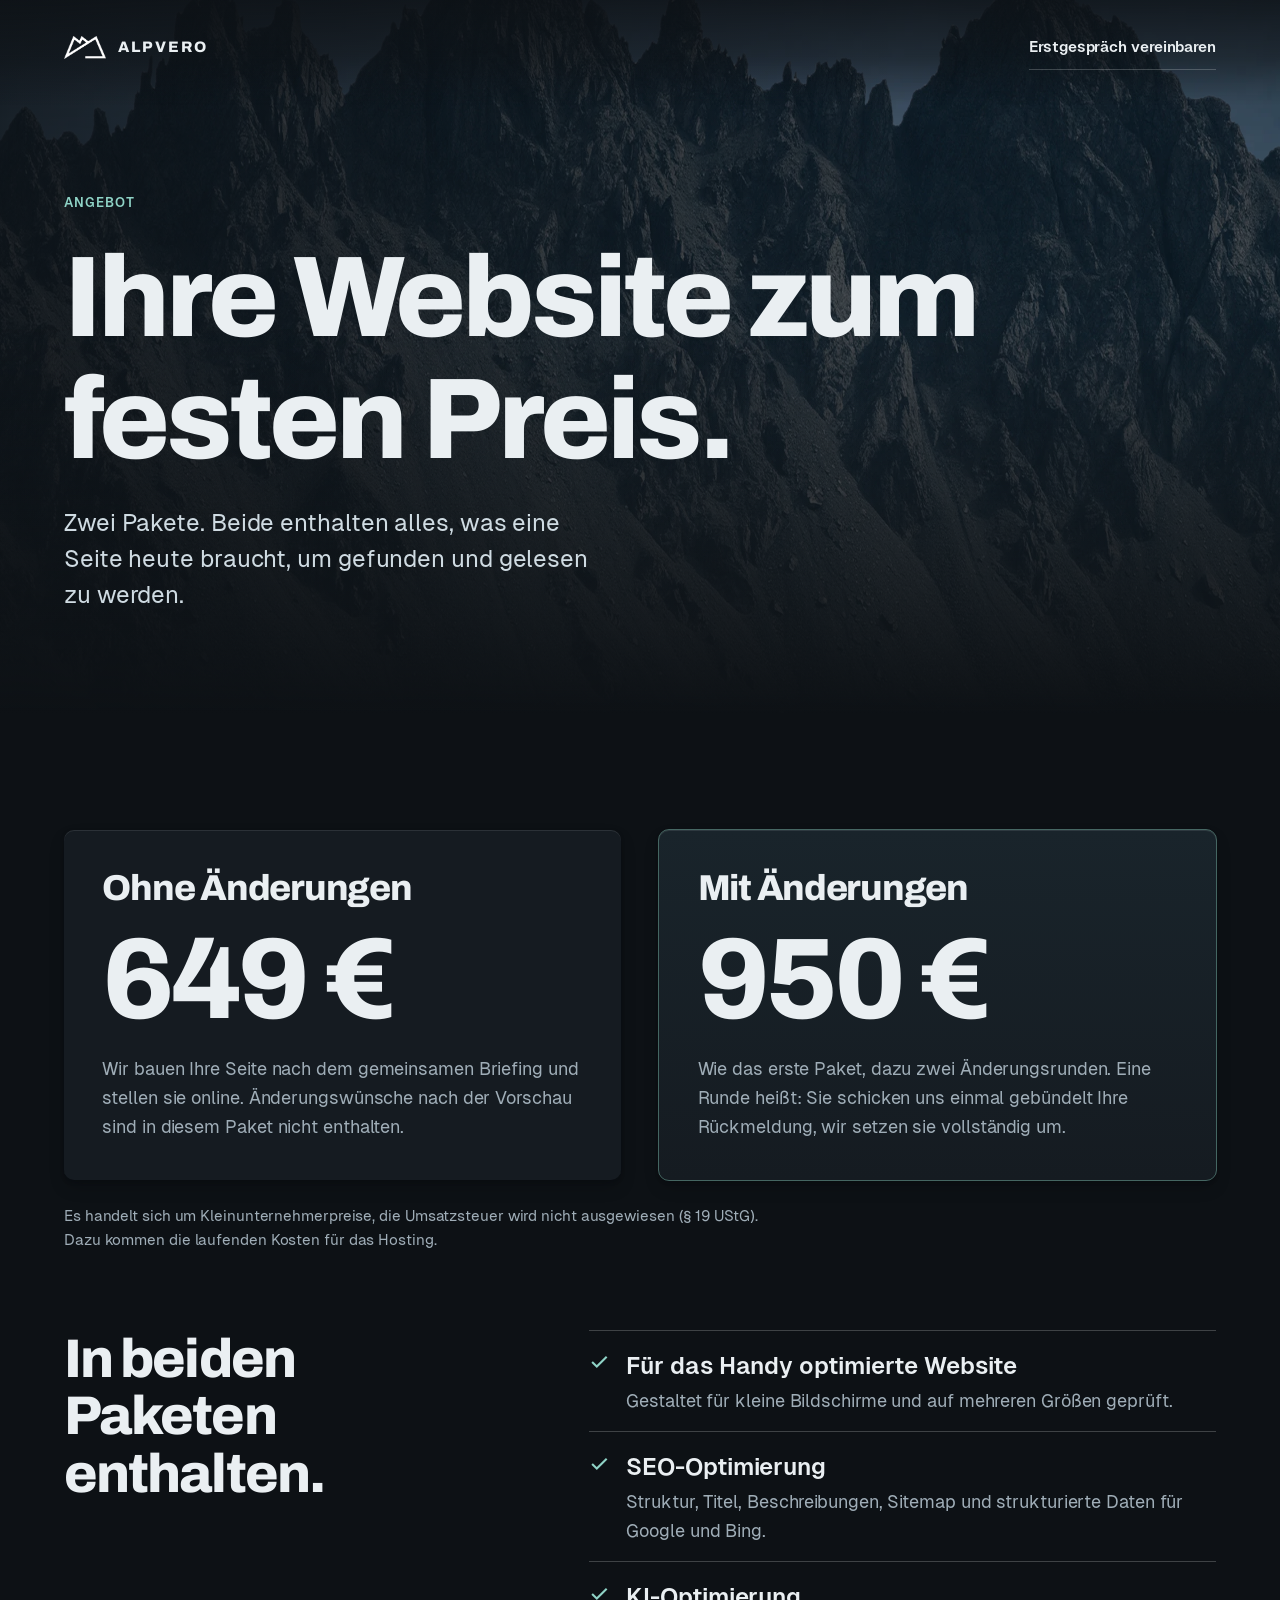
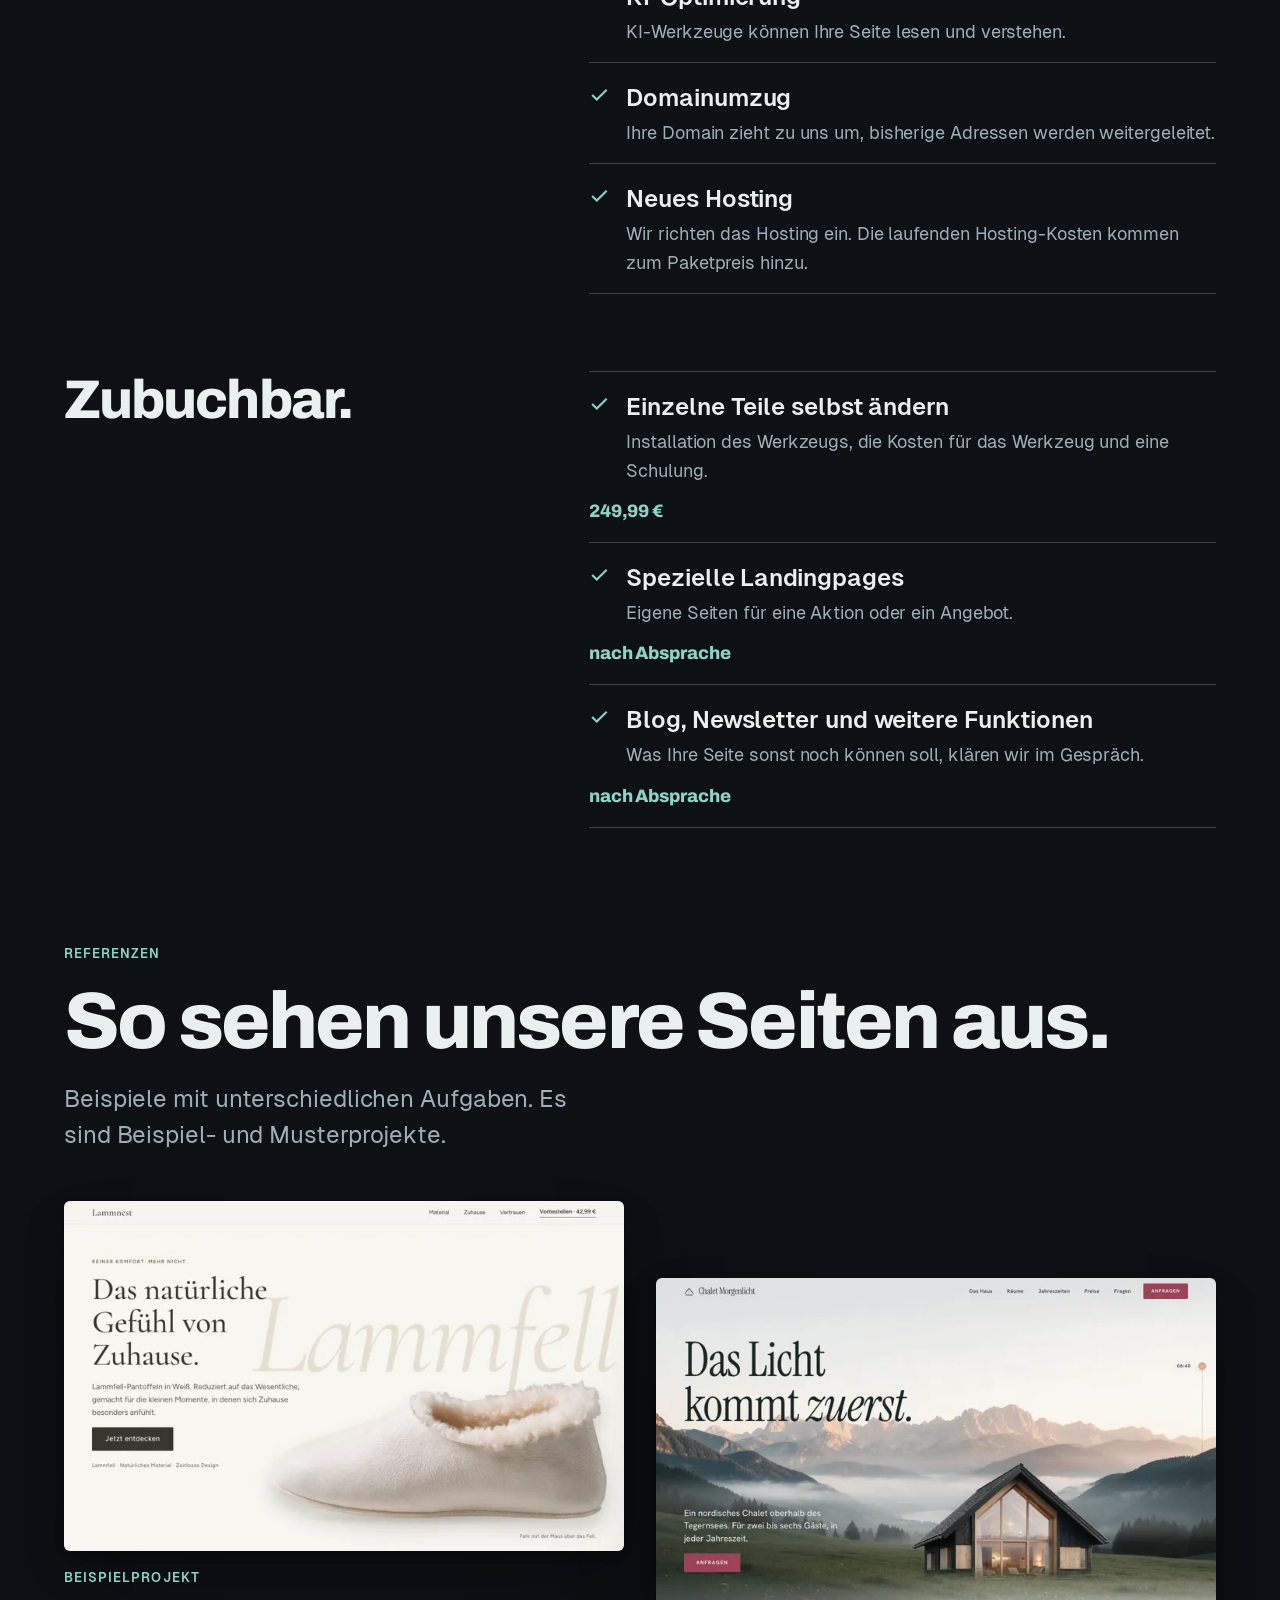
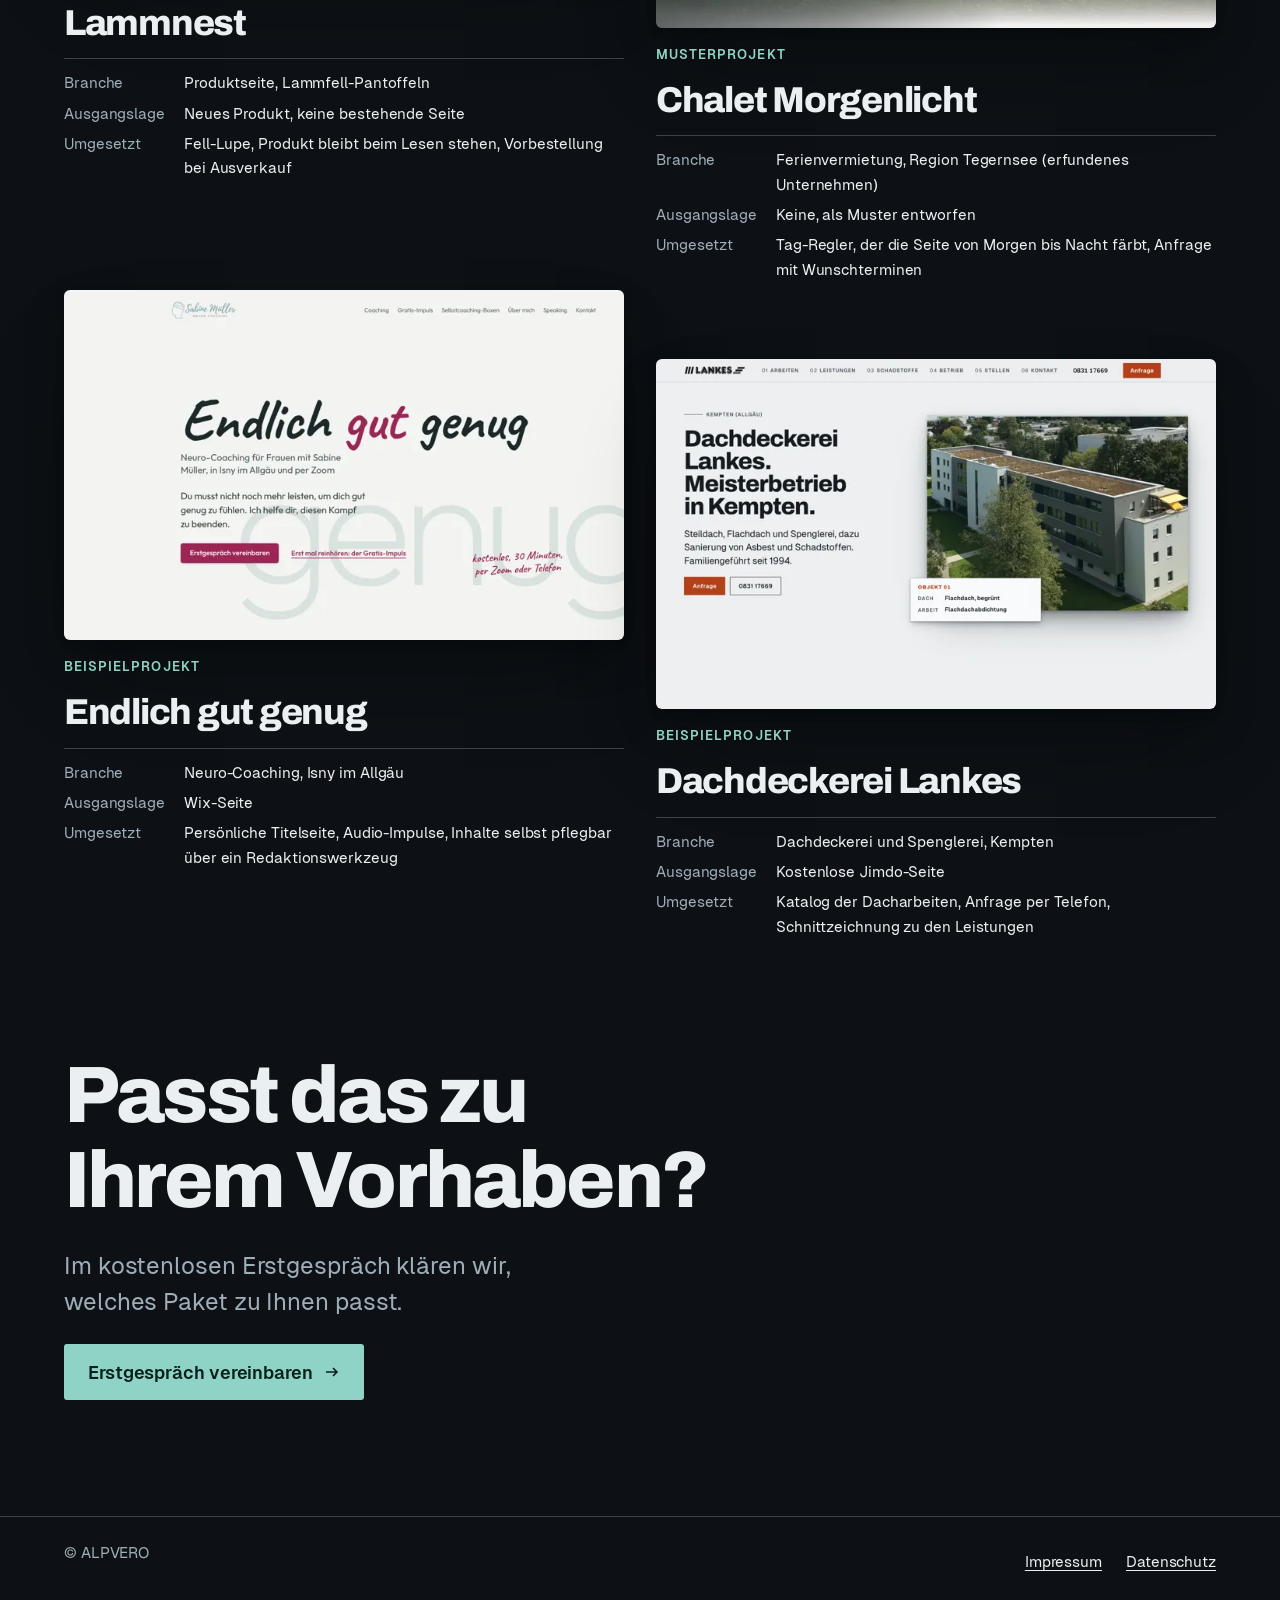
<file: website/angebot/index.html>
<!doctype html>
<html lang="de">
<head>
<meta charset="utf-8">
<meta name="viewport" content="width=device-width, initial-scale=1, viewport-fit=cover">
<title>Angebot · ALPVERO</title>
<meta name="description" content="Preise, Leistungen und Zusatzoptionen von ALPVERO für Websites kleiner und mittlerer Unternehmen. Nicht öffentlich gelistet.">
<meta name="robots" content="noindex, nofollow">
<meta name="theme-color" content="#0d1115">
<link rel="icon" type="image/png" href="../favicon.png">
<link rel="apple-touch-icon" href="../apple-touch-icon.png">
<link rel="preload" as="font" type="font/woff2" href="../assets/fonts/archivo-latin-800-normal.woff2" crossorigin>
<link rel="stylesheet" href="../scrollcraft.css">
<link rel="stylesheet" href="../assets/alpvero.css">
</head>
<body>
<a class="skip" href="#inhalt">Zum Inhalt springen</a>
<header class="top">
  <a class="brand" href="../" aria-label="ALPVERO, zur Startseite"><img src="../assets/img/logo-mark.png" width="1000" height="571" alt=""><span>ALPVERO</span></a>
  <a class="top__cta" href="mailto:hallo@alpvero.example?subject=Erstgespr%C3%A4ch">Erstgespräch vereinbaren</a>
</header>

<main id="inhalt">
  <section class="preis__hero">
    <div class="bg" aria-hidden="true"></div>
    <img class="ridge" src="../assets/img/mid.webp" srcset="../assets/img/mid-m.webp 900w, ../assets/img/mid.webp 2400w" sizes="100vw" width="2400" height="1350" alt="">
    <div>
      <p class="eyebrow">Angebot</p>
      <h1>Ihre Website zum festen Preis.</h1>
      <p class="lede" style="color:#cfdbe2">Zwei Pakete. Beide enthalten alles, was eine Seite heute braucht, um gefunden und gelesen zu werden.</p>
    </div>
  </section>

  <div class="preis">
    <section aria-labelledby="pakete-h">
      <h2 id="pakete-h" class="sr" style="position:absolute;left:-9999px">Pakete</h2>
      <div class="pakete">
        <article class="paket">
          <h2>Ohne Änderungen</h2>
          <p class="betrag">649 €</p>
          <p>Wir bauen Ihre Seite nach dem gemeinsamen Briefing und stellen sie online. Änderungswünsche nach der Vorschau sind in diesem Paket nicht enthalten.</p>
        </article>
        <article class="paket paket--b">
          <h2>Mit Änderungen</h2>
          <p class="betrag">950 €</p>
          <p>Wie das erste Paket, dazu zwei Änderungsrunden. Eine Runde heißt: Sie schicken uns einmal gebündelt Ihre Rückmeldung, wir setzen sie vollständig um.</p>
        </article>
      </div>
      <p class="hinweis" style="margin-top:var(--sc-5)">Es handelt sich um Kleinunternehmerpreise, die Umsatzsteuer wird nicht ausgewiesen (§ 19 UStG). Dazu kommen die laufenden Kosten für das Hosting.</p>
    </section>

    <section class="zweispalt" aria-labelledby="inkl-h">
      <h2 id="inkl-h">In beiden Paketen enthalten.</h2>
      <ul class="haken">
        <li><svg viewBox="0 0 20 20" fill="none" stroke="currentColor" stroke-width="2" aria-hidden="true"><path d="M3 10.5l4.5 4.5L17 5.5"/></svg><div><b>Für das Handy optimierte Website</b><span>Gestaltet für kleine Bildschirme und auf mehreren Größen geprüft.</span></div></li>
        <li><svg viewBox="0 0 20 20" fill="none" stroke="currentColor" stroke-width="2" aria-hidden="true"><path d="M3 10.5l4.5 4.5L17 5.5"/></svg><div><b>SEO-Optimierung</b><span>Struktur, Titel, Beschreibungen, Sitemap und strukturierte Daten für Google und Bing.</span></div></li>
        <li><svg viewBox="0 0 20 20" fill="none" stroke="currentColor" stroke-width="2" aria-hidden="true"><path d="M3 10.5l4.5 4.5L17 5.5"/></svg><div><b>KI-Optimierung</b><span>KI-Werkzeuge können Ihre Seite lesen und verstehen.</span></div></li>
        <li><svg viewBox="0 0 20 20" fill="none" stroke="currentColor" stroke-width="2" aria-hidden="true"><path d="M3 10.5l4.5 4.5L17 5.5"/></svg><div><b>Domainumzug</b><span>Ihre Domain zieht zu uns um, bisherige Adressen werden weitergeleitet.</span></div></li>
        <li><svg viewBox="0 0 20 20" fill="none" stroke="currentColor" stroke-width="2" aria-hidden="true"><path d="M3 10.5l4.5 4.5L17 5.5"/></svg><div><b>Neues Hosting</b><span>Wir richten das Hosting ein. Die laufenden Hosting-Kosten kommen zum Paketpreis hinzu.</span></div></li>
      </ul>
    </section>

    <section class="zweispalt" aria-labelledby="zub-h">
      <h2 id="zub-h">Zubuchbar.</h2>
      <ul class="haken">
        <li><svg viewBox="0 0 20 20" fill="none" stroke="currentColor" stroke-width="2" aria-hidden="true"><path d="M3 10.5l4.5 4.5L17 5.5"/></svg><div><b>Einzelne Teile selbst ändern</b><span>Installation des Werkzeugs, die Kosten für das Werkzeug und eine Schulung.</span></div><span class="preis-tag">249,99 €</span></li>
        <li><svg viewBox="0 0 20 20" fill="none" stroke="currentColor" stroke-width="2" aria-hidden="true"><path d="M3 10.5l4.5 4.5L17 5.5"/></svg><div><b>Spezielle Landingpages</b><span>Eigene Seiten für eine Aktion oder ein Angebot.</span></div><span class="preis-tag">nach Absprache</span></li>
        <li><svg viewBox="0 0 20 20" fill="none" stroke="currentColor" stroke-width="2" aria-hidden="true"><path d="M3 10.5l4.5 4.5L17 5.5"/></svg><div><b>Blog, Newsletter und weitere Funktionen</b><span>Was Ihre Seite sonst noch können soll, klären wir im Gespräch.</span></div><span class="preis-tag">nach Absprache</span></li>
      </ul>
    </section>
  </div>

  <section aria-labelledby="refs-h">
    <div class="refs-head">
      <p class="eyebrow">Referenzen</p>
      <h2 id="refs-h">So sehen unsere Seiten aus.</h2>
      <p class="lede">Beispiele mit unterschiedlichen Aufgaben. Es sind Beispiel- und Musterprojekte.</p>
    </div>
    <div class="refgrid">
      <article class="ref">
        <div class="ref__shot"><img src="../assets/img/ref-lammnest-s.webp" srcset="../assets/img/ref-lammnest-s.webp 720w, ../assets/img/ref-lammnest.webp 1440w" sizes="(max-width: 900px) 92vw, 46vw" width="1440" height="900" alt="Startseite des Beispielprojekts Lammnest: Lammfell-Pantoffel in Weiß neben dem Titel Das natürliche Gefühl von Zuhause" loading="lazy"></div>
        <p class="ref__tag">Beispielprojekt</p>
        <h3>Lammnest</h3>
        <dl><dt>Branche</dt><dd>Produktseite, Lammfell-Pantoffeln</dd><dt>Ausgangslage</dt><dd>Neues Produkt, keine bestehende Seite</dd><dt>Umgesetzt</dt><dd>Fell-Lupe, Produkt bleibt beim Lesen stehen, Vorbestellung bei Ausverkauf</dd></dl>
      </article>
      <article class="ref">
        <div class="ref__shot"><img src="../assets/img/ref-chalet-s.webp" srcset="../assets/img/ref-chalet-s.webp 720w, ../assets/img/ref-chalet.webp 1440w" sizes="(max-width: 900px) 92vw, 46vw" width="1440" height="900" alt="Startseite des Musterprojekts Chalet Morgenlicht: dunkles Holzhaus im Alpental bei Morgenlicht" loading="lazy"></div>
        <p class="ref__tag">Musterprojekt</p>
        <h3>Chalet Morgenlicht</h3>
        <dl><dt>Branche</dt><dd>Ferienvermietung, Region Tegernsee (erfundenes Unternehmen)</dd><dt>Ausgangslage</dt><dd>Keine, als Muster entworfen</dd><dt>Umgesetzt</dt><dd>Tag-Regler, der die Seite von Morgen bis Nacht färbt, Anfrage mit Wunschterminen</dd></dl>
      </article>
      <article class="ref">
        <div class="ref__shot"><img src="../assets/img/ref-endlich-s.webp" srcset="../assets/img/ref-endlich-s.webp 720w, ../assets/img/ref-endlich.webp 1440w" sizes="(max-width: 900px) 92vw, 46vw" width="1440" height="900" alt="Startseite des Beispielprojekts Endlich gut genug: handgeschriebener Titel auf hellem Papiergrund" loading="lazy"></div>
        <p class="ref__tag">Beispielprojekt</p>
        <h3>Endlich gut genug</h3>
        <dl><dt>Branche</dt><dd>Neuro-Coaching, Isny im Allgäu</dd><dt>Ausgangslage</dt><dd>Wix-Seite</dd><dt>Umgesetzt</dt><dd>Persönliche Titelseite, Audio-Impulse, Inhalte selbst pflegbar über ein Redaktionswerkzeug</dd></dl>
      </article>
      <article class="ref">
        <div class="ref__shot"><img src="../assets/img/ref-lankes-s.webp" srcset="../assets/img/ref-lankes-s.webp 720w, ../assets/img/ref-lankes.webp 1440w" sizes="(max-width: 900px) 92vw, 46vw" width="1440" height="900" alt="Startseite des Beispielprojekts Dachdeckerei Lankes: Titel links, Foto eines begrünten Flachdachs rechts" loading="lazy"></div>
        <p class="ref__tag">Beispielprojekt</p>
        <h3>Dachdeckerei Lankes</h3>
        <dl><dt>Branche</dt><dd>Dachdeckerei und Spenglerei, Kempten</dd><dt>Ausgangslage</dt><dd>Kostenlose Jimdo-Seite</dd><dt>Umgesetzt</dt><dd>Katalog der Dacharbeiten, Anfrage per Telefon, Schnittzeichnung zu den Leistungen</dd></dl>
      </article>
    </div>
  </section>

  <section class="preis-close" aria-labelledby="ende-h">
    <h2 id="ende-h">Passt das zu Ihrem Vorhaben?</h2>
    <p class="lede">Im kostenlosen Erstgespräch klären wir, welches Paket zu Ihnen passt.</p>
    <a class="cta" href="mailto:hallo@alpvero.example?subject=Erstgespr%C3%A4ch">Erstgespräch vereinbaren <svg viewBox="0 0 16 16" fill="none" stroke="currentColor" stroke-width="1.6" aria-hidden="true"><path d="M2 8h11M9 4l4 4-4 4"/></svg></a>
  </section>
</main>
<footer class="fuss">
  <span>© ALPVERO</span>
  <nav aria-label="Rechtliches"><a href="../impressum.html">Impressum</a><a href="../datenschutz.html">Datenschutz</a></nav>
</footer>
</body>
</html>
</file>
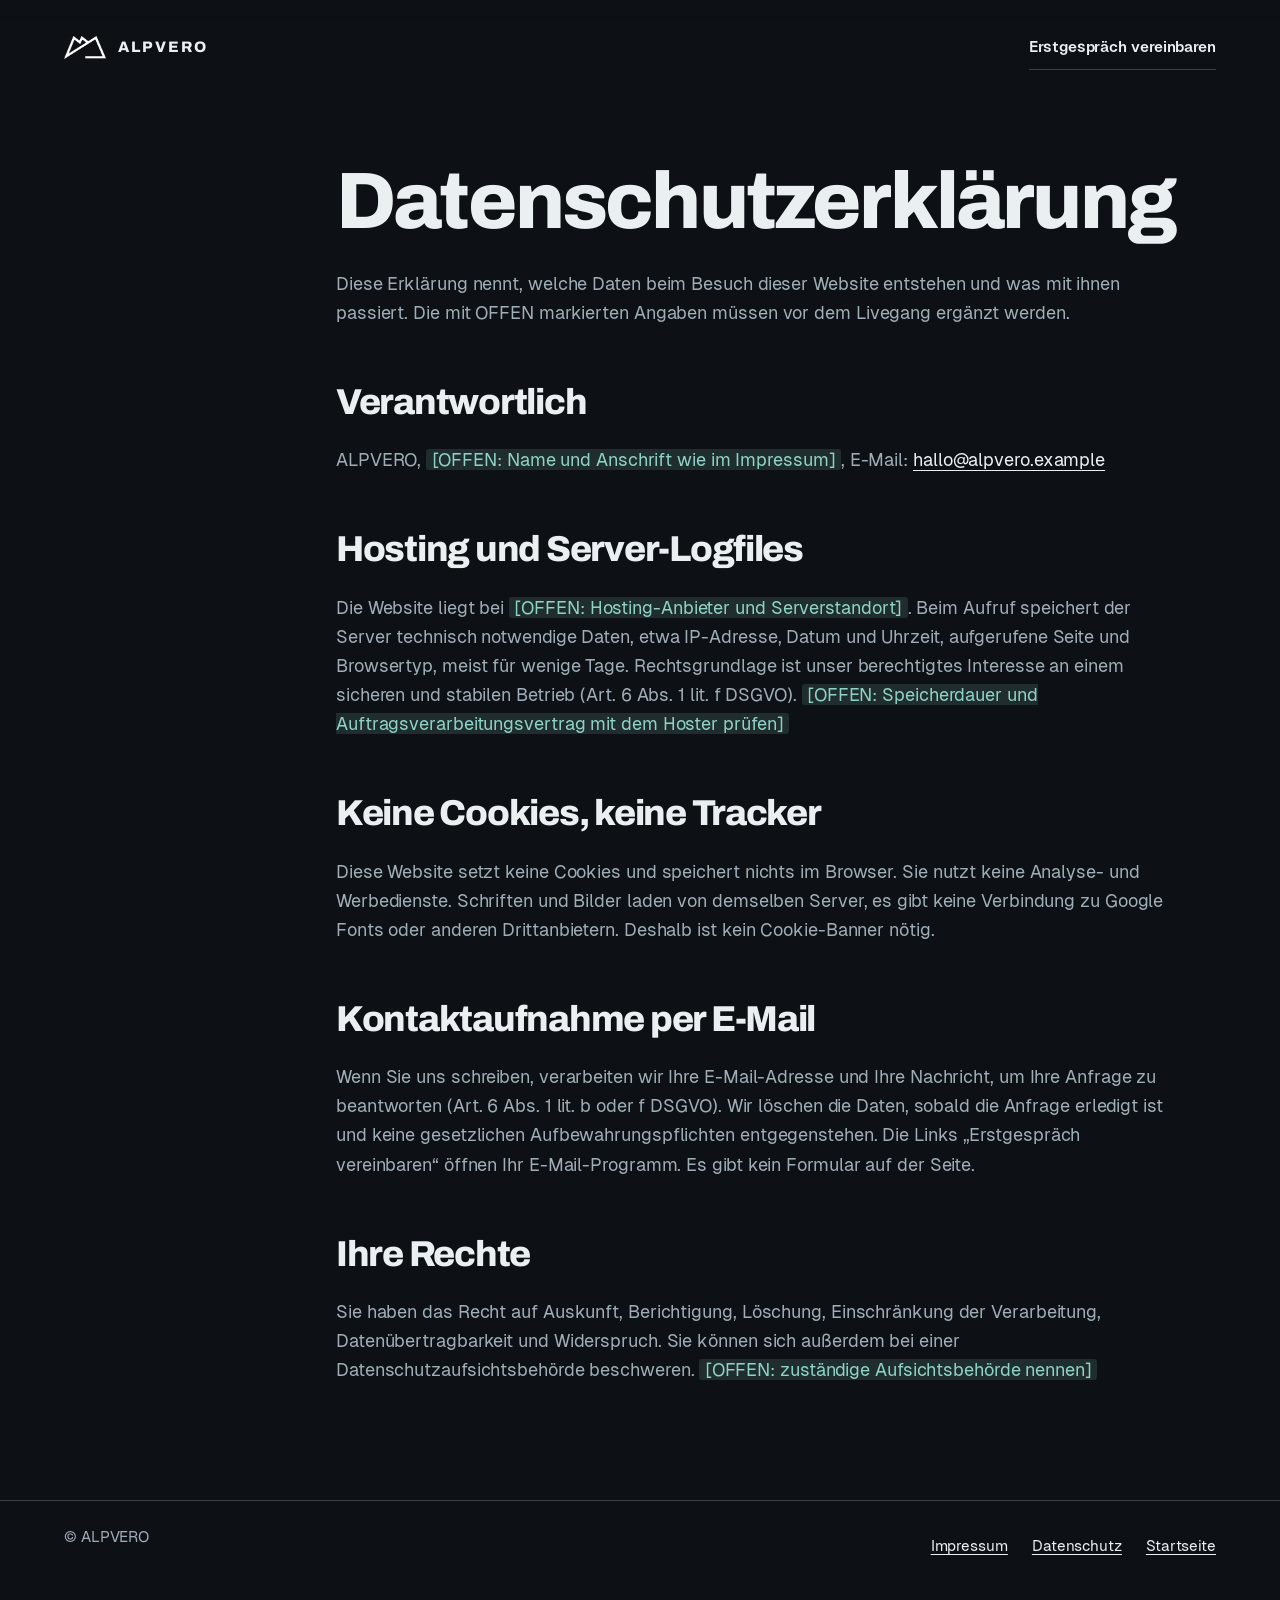
<file: datenschutz.html>
<!doctype html>
<html lang="de">
<head>
<meta charset="utf-8">
<meta name="viewport" content="width=device-width, initial-scale=1, viewport-fit=cover">
<title>Datenschutz · ALPVERO</title>
<meta name="description" content="Datenschutzerklärung von ALPVERO: Diese Website setzt keine Cookies und nutzt keine Tracker. Hier steht, welche Daten entstehen.">
<link rel="canonical" href="https://www.alpvero.example/datenschutz.html">
<meta name="robots" content="noindex, follow">
<meta name="theme-color" content="#0d1115">
<link rel="icon" type="image/png" href="favicon.png">
<link rel="apple-touch-icon" href="apple-touch-icon.png">
<link rel="preload" as="font" type="font/woff2" href="assets/fonts/archivo-latin-800-normal.woff2" crossorigin>
<link rel="stylesheet" href="scrollcraft.css">
<link rel="stylesheet" href="assets/alpvero.css">
</head>
<body>
<a class="skip" href="#inhalt">Zum Inhalt springen</a>
<header class="top">
  <a class="brand" href="./" aria-label="ALPVERO, zur Startseite"><img src="assets/img/logo-mark.png" width="1000" height="571" alt=""><span>ALPVERO</span></a>
  <a class="top__cta" href="mailto:hallo@alpvero.example?subject=Erstgespr%C3%A4ch">Erstgespräch vereinbaren</a>
</header>
<main id="inhalt" class="doc">
<h1>Datenschutzerklärung</h1>
<p>Diese Erklärung nennt, welche Daten beim Besuch dieser Website entstehen und was mit ihnen passiert. Die mit OFFEN markierten Angaben müssen vor dem Livegang ergänzt werden.</p>
<h2>Verantwortlich</h2>
<p>ALPVERO, <span class="offen">[OFFEN: Name und Anschrift wie im Impressum]</span>, E-Mail: <a href="mailto:hallo@alpvero.example">hallo@alpvero.example</a></p>
<h2>Hosting und Server-Logfiles</h2>
<p>Die Website liegt bei <span class="offen">[OFFEN: Hosting-Anbieter und Serverstandort]</span>. Beim Aufruf speichert der Server technisch notwendige Daten, etwa IP-Adresse, Datum und Uhrzeit, aufgerufene Seite und Browsertyp, meist für wenige Tage. Rechtsgrundlage ist unser berechtigtes Interesse an einem sicheren und stabilen Betrieb (Art. 6 Abs. 1 lit. f DSGVO). <span class="offen">[OFFEN: Speicherdauer und Auftragsverarbeitungsvertrag mit dem Hoster prüfen]</span></p>
<h2>Keine Cookies, keine Tracker</h2>
<p>Diese Website setzt keine Cookies und speichert nichts im Browser. Sie nutzt keine Analyse- und Werbedienste. Schriften und Bilder laden von demselben Server, es gibt keine Verbindung zu Google Fonts oder anderen Drittanbietern. Deshalb ist kein Cookie-Banner nötig.</p>
<h2>Kontaktaufnahme per E-Mail</h2>
<p>Wenn Sie uns schreiben, verarbeiten wir Ihre E-Mail-Adresse und Ihre Nachricht, um Ihre Anfrage zu beantworten (Art. 6 Abs. 1 lit. b oder f DSGVO). Wir löschen die Daten, sobald die Anfrage erledigt ist und keine gesetzlichen Aufbewahrungspflichten entgegenstehen. Die Links „Erstgespräch vereinbaren“ öffnen Ihr E-Mail-Programm. Es gibt kein Formular auf der Seite.</p>
<h2>Ihre Rechte</h2>
<p>Sie haben das Recht auf Auskunft, Berichtigung, Löschung, Einschränkung der Verarbeitung, Datenübertragbarkeit und Widerspruch. Sie können sich außerdem bei einer Datenschutzaufsichtsbehörde beschweren. <span class="offen">[OFFEN: zuständige Aufsichtsbehörde nennen]</span></p>
</main>
<footer class="fuss"><span>© ALPVERO</span><nav aria-label="Rechtliches"><a href="impressum.html">Impressum</a><a href="datenschutz.html">Datenschutz</a><a href="./">Startseite</a></nav></footer>
</body>
</html>
</file>
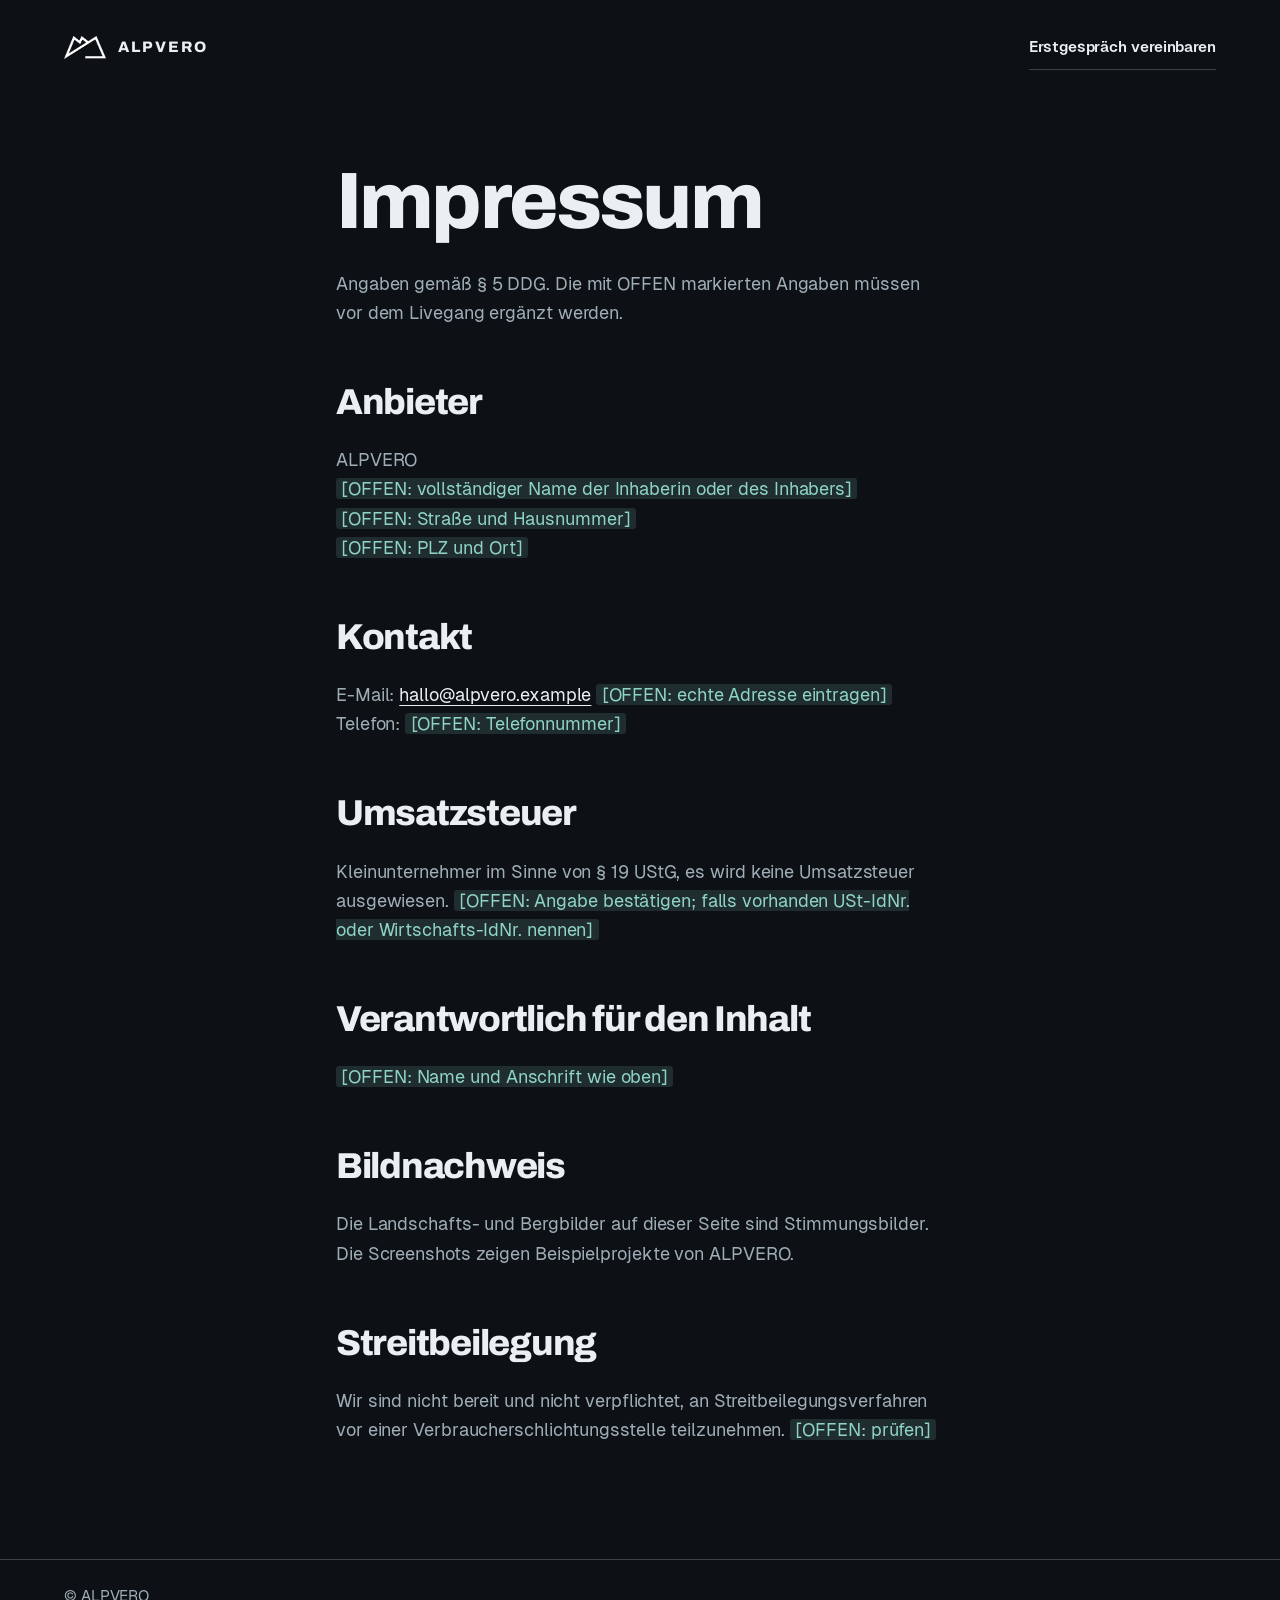
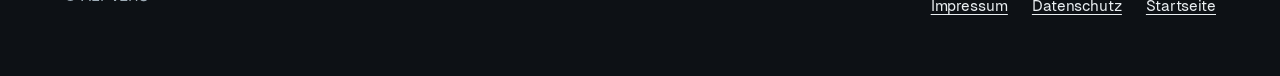
<file: impressum.html>
<!doctype html>
<html lang="de">
<head>
<meta charset="utf-8">
<meta name="viewport" content="width=device-width, initial-scale=1, viewport-fit=cover">
<title>Impressum · ALPVERO</title>
<meta name="description" content="Impressum von ALPVERO, Studio für Websites kleiner und mittlerer Unternehmen: Anbieterangaben, Kontakt und Umsatzsteuer.">
<link rel="canonical" href="https://www.alpvero.example/impressum.html">
<meta name="robots" content="noindex, follow">
<meta name="theme-color" content="#0d1115">
<link rel="icon" type="image/png" href="favicon.png">
<link rel="apple-touch-icon" href="apple-touch-icon.png">
<link rel="preload" as="font" type="font/woff2" href="assets/fonts/archivo-latin-800-normal.woff2" crossorigin>
<link rel="stylesheet" href="scrollcraft.css">
<link rel="stylesheet" href="assets/alpvero.css">
</head>
<body>
<a class="skip" href="#inhalt">Zum Inhalt springen</a>
<header class="top">
  <a class="brand" href="./" aria-label="ALPVERO, zur Startseite"><img src="assets/img/logo-mark.png" width="1000" height="571" alt=""><span>ALPVERO</span></a>
  <a class="top__cta" href="mailto:hallo@alpvero.example?subject=Erstgespr%C3%A4ch">Erstgespräch vereinbaren</a>
</header>
<main id="inhalt" class="doc">
<h1>Impressum</h1>
<p>Angaben gemäß § 5 DDG. Die mit OFFEN markierten Angaben müssen vor dem Livegang ergänzt werden.</p>
<h2>Anbieter</h2>
<p>ALPVERO<br><span class="offen">[OFFEN: vollständiger Name der Inhaberin oder des Inhabers]</span><br><span class="offen">[OFFEN: Straße und Hausnummer]</span><br><span class="offen">[OFFEN: PLZ und Ort]</span></p>
<h2>Kontakt</h2>
<p>E-Mail: <a href="mailto:hallo@alpvero.example">hallo@alpvero.example</a> <span class="offen">[OFFEN: echte Adresse eintragen]</span><br>Telefon: <span class="offen">[OFFEN: Telefonnummer]</span></p>
<h2>Umsatzsteuer</h2>
<p>Kleinunternehmer im Sinne von § 19 UStG, es wird keine Umsatzsteuer ausgewiesen. <span class="offen">[OFFEN: Angabe bestätigen; falls vorhanden USt-IdNr. oder Wirtschafts-IdNr. nennen]</span></p>
<h2>Verantwortlich für den Inhalt</h2>
<p><span class="offen">[OFFEN: Name und Anschrift wie oben]</span></p>
<h2>Bildnachweis</h2>
<p>Die Landschafts- und Bergbilder auf dieser Seite sind Stimmungsbilder. Die Screenshots zeigen Beispielprojekte von ALPVERO.</p>
<h2>Streitbeilegung</h2>
<p>Wir sind nicht bereit und nicht verpflichtet, an Streitbeilegungsverfahren vor einer Verbraucherschlichtungsstelle teilzunehmen. <span class="offen">[OFFEN: prüfen]</span></p>
</main>
<footer class="fuss"><span>© ALPVERO</span><nav aria-label="Rechtliches"><a href="impressum.html">Impressum</a><a href="datenschutz.html">Datenschutz</a><a href="./">Startseite</a></nav></footer>
</body>
</html>
</file>
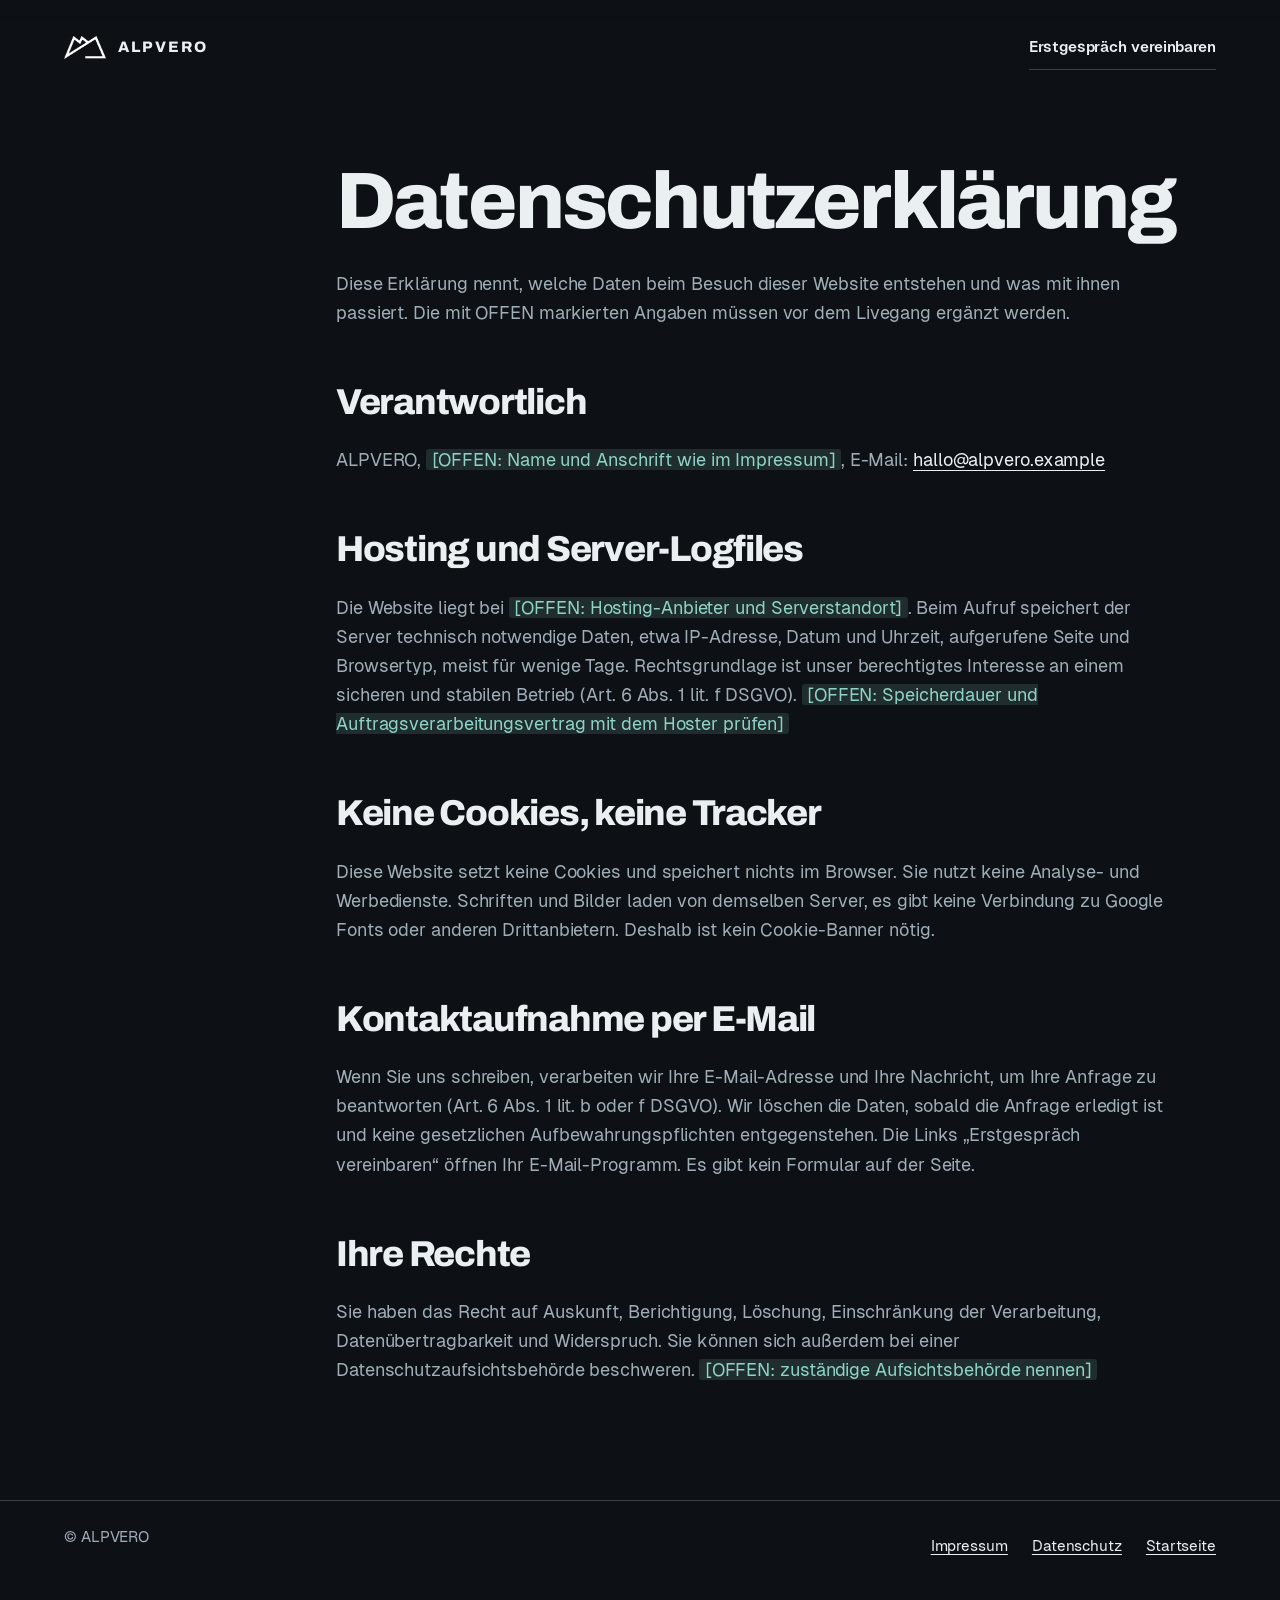
<file: website/datenschutz.html>
<!doctype html>
<html lang="de">
<head>
<meta charset="utf-8">
<meta name="viewport" content="width=device-width, initial-scale=1, viewport-fit=cover">
<title>Datenschutz · ALPVERO</title>
<meta name="description" content="Datenschutzerklärung von ALPVERO: Diese Website setzt keine Cookies und nutzt keine Tracker. Hier steht, welche Daten entstehen.">
<link rel="canonical" href="https://www.alpvero.example/datenschutz.html">
<meta name="theme-color" content="#0d1115">
<link rel="icon" type="image/png" href="favicon.png">
<link rel="apple-touch-icon" href="apple-touch-icon.png">
<link rel="preload" as="font" type="font/woff2" href="assets/fonts/archivo-latin-800-normal.woff2" crossorigin>
<link rel="stylesheet" href="scrollcraft.css">
<link rel="stylesheet" href="assets/alpvero.css">
</head>
<body>
<a class="skip" href="#inhalt">Zum Inhalt springen</a>
<header class="top">
  <a class="brand" href="./" aria-label="ALPVERO, zur Startseite"><img src="assets/img/logo-mark.png" width="1000" height="571" alt=""><span>ALPVERO</span></a>
  <a class="top__cta" href="mailto:hallo@alpvero.example?subject=Erstgespr%C3%A4ch">Erstgespräch vereinbaren</a>
</header>
<main id="inhalt" class="doc">
<h1>Datenschutzerklärung</h1>
<p>Diese Erklärung nennt, welche Daten beim Besuch dieser Website entstehen und was mit ihnen passiert. Die mit OFFEN markierten Angaben müssen vor dem Livegang ergänzt werden.</p>
<h2>Verantwortlich</h2>
<p>ALPVERO, <span class="offen">[OFFEN: Name und Anschrift wie im Impressum]</span>, E-Mail: <a href="mailto:hallo@alpvero.example">hallo@alpvero.example</a></p>
<h2>Hosting und Server-Logfiles</h2>
<p>Die Website liegt bei <span class="offen">[OFFEN: Hosting-Anbieter und Serverstandort]</span>. Beim Aufruf speichert der Server technisch notwendige Daten, etwa IP-Adresse, Datum und Uhrzeit, aufgerufene Seite und Browsertyp, meist für wenige Tage. Rechtsgrundlage ist unser berechtigtes Interesse an einem sicheren und stabilen Betrieb (Art. 6 Abs. 1 lit. f DSGVO). <span class="offen">[OFFEN: Speicherdauer und Auftragsverarbeitungsvertrag mit dem Hoster prüfen]</span></p>
<h2>Keine Cookies, keine Tracker</h2>
<p>Diese Website setzt keine Cookies und speichert nichts im Browser. Sie nutzt keine Analyse- und Werbedienste. Schriften und Bilder laden von demselben Server, es gibt keine Verbindung zu Google Fonts oder anderen Drittanbietern. Deshalb ist kein Cookie-Banner nötig.</p>
<h2>Kontaktaufnahme per E-Mail</h2>
<p>Wenn Sie uns schreiben, verarbeiten wir Ihre E-Mail-Adresse und Ihre Nachricht, um Ihre Anfrage zu beantworten (Art. 6 Abs. 1 lit. b oder f DSGVO). Wir löschen die Daten, sobald die Anfrage erledigt ist und keine gesetzlichen Aufbewahrungspflichten entgegenstehen. Die Links „Erstgespräch vereinbaren“ öffnen Ihr E-Mail-Programm. Es gibt kein Formular auf der Seite.</p>
<h2>Ihre Rechte</h2>
<p>Sie haben das Recht auf Auskunft, Berichtigung, Löschung, Einschränkung der Verarbeitung, Datenübertragbarkeit und Widerspruch. Sie können sich außerdem bei einer Datenschutzaufsichtsbehörde beschweren. <span class="offen">[OFFEN: zuständige Aufsichtsbehörde nennen]</span></p>
</main>
<footer class="fuss"><span>© ALPVERO</span><nav aria-label="Rechtliches"><a href="impressum.html">Impressum</a><a href="datenschutz.html">Datenschutz</a><a href="./">Startseite</a></nav></footer>
</body>
</html>
</file>
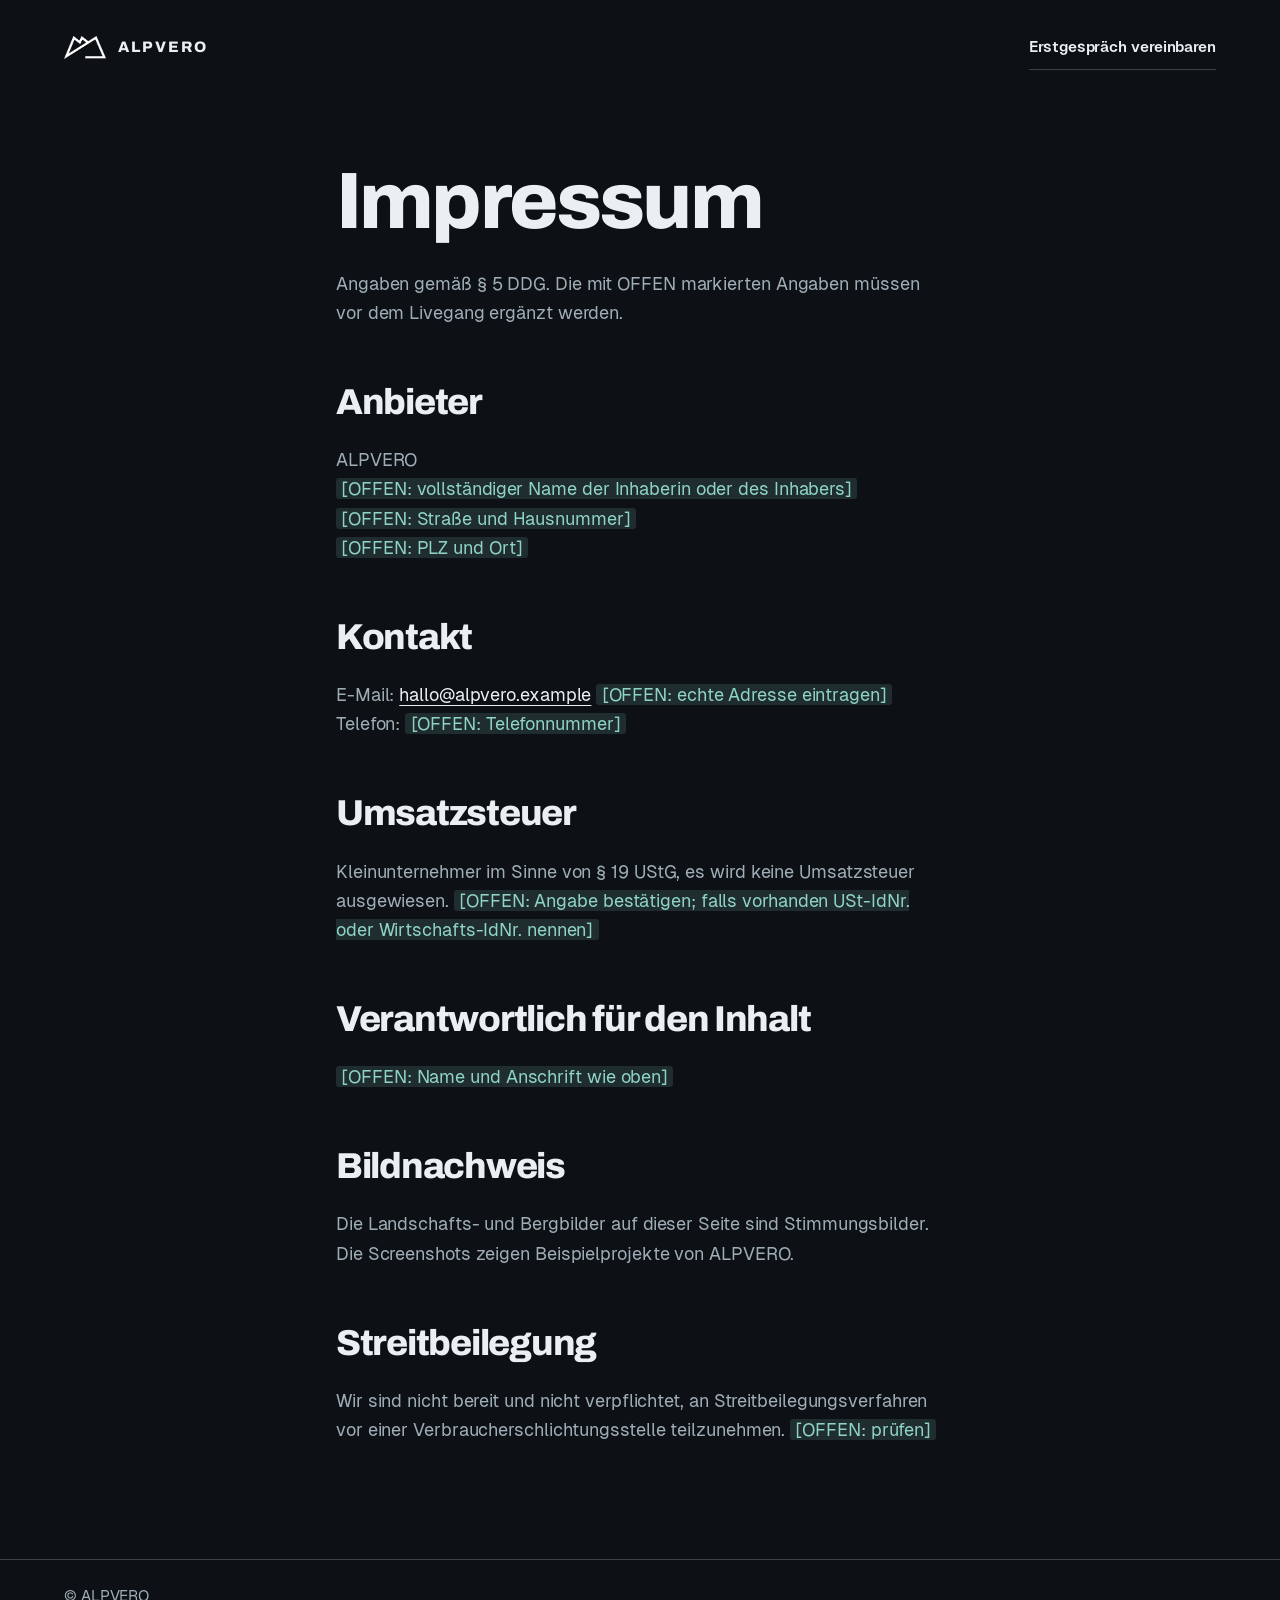
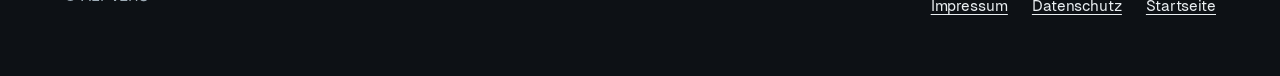
<file: website/impressum.html>
<!doctype html>
<html lang="de">
<head>
<meta charset="utf-8">
<meta name="viewport" content="width=device-width, initial-scale=1, viewport-fit=cover">
<title>Impressum · ALPVERO</title>
<meta name="description" content="Impressum von ALPVERO, Studio für Websites kleiner und mittlerer Unternehmen: Anbieterangaben, Kontakt und Umsatzsteuer.">
<link rel="canonical" href="https://www.alpvero.example/impressum.html">
<meta name="theme-color" content="#0d1115">
<link rel="icon" type="image/png" href="favicon.png">
<link rel="apple-touch-icon" href="apple-touch-icon.png">
<link rel="preload" as="font" type="font/woff2" href="assets/fonts/archivo-latin-800-normal.woff2" crossorigin>
<link rel="stylesheet" href="scrollcraft.css">
<link rel="stylesheet" href="assets/alpvero.css">
</head>
<body>
<a class="skip" href="#inhalt">Zum Inhalt springen</a>
<header class="top">
  <a class="brand" href="./" aria-label="ALPVERO, zur Startseite"><img src="assets/img/logo-mark.png" width="1000" height="571" alt=""><span>ALPVERO</span></a>
  <a class="top__cta" href="mailto:hallo@alpvero.example?subject=Erstgespr%C3%A4ch">Erstgespräch vereinbaren</a>
</header>
<main id="inhalt" class="doc">
<h1>Impressum</h1>
<p>Angaben gemäß § 5 DDG. Die mit OFFEN markierten Angaben müssen vor dem Livegang ergänzt werden.</p>
<h2>Anbieter</h2>
<p>ALPVERO<br><span class="offen">[OFFEN: vollständiger Name der Inhaberin oder des Inhabers]</span><br><span class="offen">[OFFEN: Straße und Hausnummer]</span><br><span class="offen">[OFFEN: PLZ und Ort]</span></p>
<h2>Kontakt</h2>
<p>E-Mail: <a href="mailto:hallo@alpvero.example">hallo@alpvero.example</a> <span class="offen">[OFFEN: echte Adresse eintragen]</span><br>Telefon: <span class="offen">[OFFEN: Telefonnummer]</span></p>
<h2>Umsatzsteuer</h2>
<p>Kleinunternehmer im Sinne von § 19 UStG, es wird keine Umsatzsteuer ausgewiesen. <span class="offen">[OFFEN: Angabe bestätigen; falls vorhanden USt-IdNr. oder Wirtschafts-IdNr. nennen]</span></p>
<h2>Verantwortlich für den Inhalt</h2>
<p><span class="offen">[OFFEN: Name und Anschrift wie oben]</span></p>
<h2>Bildnachweis</h2>
<p>Die Landschafts- und Bergbilder auf dieser Seite sind Stimmungsbilder. Die Screenshots zeigen Beispielprojekte von ALPVERO.</p>
<h2>Streitbeilegung</h2>
<p>Wir sind nicht bereit und nicht verpflichtet, an Streitbeilegungsverfahren vor einer Verbraucherschlichtungsstelle teilzunehmen. <span class="offen">[OFFEN: prüfen]</span></p>
</main>
<footer class="fuss"><span>© ALPVERO</span><nav aria-label="Rechtliches"><a href="impressum.html">Impressum</a><a href="datenschutz.html">Datenschutz</a><a href="./">Startseite</a></nav></footer>
</body>
</html>
</file>
<file: scrollcraft.css>
/* ============================================================================
   scrollcraft.css: the taste floor
   ----------------------------------------------------------------------------
   Two layers, and the split matters:

     TOKENS   what you override per brand. Colour roles, the type ramp, the
              spacing scale, elevation, motion. A brand is ~12 values.
     DEVICES  what the engine drives. Do not restyle these to taste; they are
              the mechanism. Style your own markup instead.

   Nothing here draws a "component". There are no card, badge, or pill classes,
   because a stylesheet that ships those is how every page built on it ends up
   with the same shapes. You get a floor and a vocabulary; the composition is
   yours.
   ========================================================================== */

/* ---------------------------------------------------------------- tokens -- */
:root {
  /* --- colour roles. Override these six and the page is rebranded. -------- */
  --sc-canvas:      #08090b;   /* the page ground. Drift interpolates this.   */
  --sc-surface:     #101217;   /* anything raised off the ground             */
  --sc-ink:         #f4f2ef;   /* primary text                               */
  --sc-ink-soft:    #9a9ba1;   /* secondary text. Tinted, never flat gray.   */
  --sc-accent:      #d8ff3e;   /* ONE accent. It owns a region, not confetti. */
  --sc-accent-ink:  #08090b;   /* text that sits on the accent               */

  --sc-hairline:    color-mix(in oklab, var(--sc-ink) 12%, transparent);
  --sc-hairline-strong: color-mix(in oklab, var(--sc-ink) 22%, transparent);

  /* --- type. Two families max. Display carries voice, text carries prose. - */
  --sc-font-display: "Instrument Sans", "Geist", system-ui, sans-serif;
  --sc-font-text:    "Geist", system-ui, sans-serif;
  --sc-font-mono:    "Geist Mono", ui-monospace, monospace;

  /* Fluid ramp. Tracking tightens as size grows because a face set at 6rem
     with 0 tracking reads loose; this is optical correction, not decoration. */
  --sc-t-xs:   clamp(0.75rem, 0.72rem + 0.15vw, 0.82rem);
  --sc-t-sm:   clamp(0.875rem, 0.84rem + 0.18vw, 0.95rem);
  --sc-t-base: clamp(1rem, 0.96rem + 0.22vw, 1.125rem);
  --sc-t-lg:   clamp(1.2rem, 1.1rem + 0.5vw, 1.5rem);
  --sc-t-xl:   clamp(1.6rem, 1.35rem + 1.2vw, 2.25rem);
  --sc-t-2xl:  clamp(2.1rem, 1.6rem + 2.4vw, 3.4rem);
  --sc-t-3xl:  clamp(2.8rem, 1.9rem + 4.2vw, 5rem);
  --sc-t-4xl:  clamp(3.4rem, 1.9rem + 6.6vw, 7.5rem);

  --sc-track-tight:  -0.035em;
  --sc-track-snug:   -0.02em;
  --sc-track-normal: -0.005em;
  --sc-track-wide:    0.08em;

  --sc-leading-none: 0.94;
  --sc-leading-tight: 1.06;
  --sc-leading-body: 1.62;

  --sc-measure: 62ch;

  /* --- space. 4px base: the useful middle steps an 8-only scale misses. --- */
  --sc-1: 0.25rem;  --sc-2: 0.5rem;   --sc-3: 0.75rem;  --sc-4: 1rem;
  --sc-5: 1.5rem;   --sc-6: 2rem;     --sc-7: 3rem;     --sc-8: 4rem;
  --sc-9: 6rem;     --sc-10: 8rem;    --sc-11: 12rem;

  /* Section rhythm is fluid so a phone doesn't inherit desktop air. */
  --sc-section: clamp(4.5rem, 9vw, 11rem);
  --sc-gutter:  clamp(1.25rem, 5vw, 5.5rem);
  --sc-maxw:    82rem;

  /* --- radius. Pick one scale for the page and hold it. ------------------- */
  --sc-r-sm: 6px;  --sc-r-md: 12px;  --sc-r-lg: 20px;  --sc-r-pill: 999px;

  /* --- elevation. Every shadow has an offset AND a soft blur, and is tinted
         to the canvas hue. A zero-offset coloured halo is decoration, not
         depth, so there isn't one here. ---------------------------------- */
  --sc-shadow-color: 220 40% 2%;
  --sc-e1: 0 1px 2px hsl(var(--sc-shadow-color) / 0.28),
           0 2px 6px -1px hsl(var(--sc-shadow-color) / 0.20);
  --sc-e2: 0 2px 4px hsl(var(--sc-shadow-color) / 0.24),
           0 8px 18px -4px hsl(var(--sc-shadow-color) / 0.30);
  --sc-e3: 0 4px 8px hsl(var(--sc-shadow-color) / 0.22),
           0 18px 40px -8px hsl(var(--sc-shadow-color) / 0.38),
           0 48px 90px -24px hsl(var(--sc-shadow-color) / 0.30);

  /* Edge light: a 1px top highlight sells a raised surface better than any
     amount of blur, because real raised things catch light on their lip. */
  --sc-edge: inset 0 1px 0 color-mix(in oklab, var(--sc-ink) 10%, transparent);

  /* --- motion. Built-in CSS easings are too weak for UI. ------------------ */
  --sc-ease-out:    cubic-bezier(0.23, 1, 0.32, 1);
  --sc-ease-in-out: cubic-bezier(0.77, 0, 0.175, 1);
  --sc-ease-drawer: cubic-bezier(0.32, 0.72, 0, 1);
  --sc-d-fast: 160ms;  --sc-d-base: 240ms;  --sc-d-slow: 420ms;

  --sc-z-stage: 1; --sc-z-copy: 20; --sc-z-chrome: 60;
}

/* --------------------------------------------------------------- reset -- */
*, *::before, *::after { box-sizing: border-box; }
html { -webkit-text-size-adjust: 100%; scroll-behavior: smooth; }
@media (prefers-reduced-motion: reduce) { html { scroll-behavior: auto; } }

body {
  margin: 0;
  background: var(--sc-canvas);
  color: var(--sc-ink);
  font-family: var(--sc-font-text);
  font-size: var(--sc-t-base);
  line-height: var(--sc-leading-body);
  letter-spacing: var(--sc-track-normal);
  -webkit-font-smoothing: antialiased;
  text-rendering: optimizeLegibility;
  font-synthesis-weight: none;
  overflow-x: clip;
}
img, video, canvas, svg { display: block; max-width: 100%; }
button, input, select, textarea { font: inherit; color: inherit; }

/* ------------------------------------------------- the browser surfaces --
   The parts you did not draw still carry the design. Selection, caret, focus
   ring, scrollbar and tabular numerals all ship with defaults that belong to no
   design system. Theming them is the cheapest signal that a page was built
   rather than assembled, and it is the step that gets skipped most reliably. */
::selection { background: var(--sc-accent); color: var(--sc-accent-ink); }
:root { caret-color: var(--sc-accent); accent-color: var(--sc-accent); }
:focus-visible {
  outline: 2px solid var(--sc-accent);
  outline-offset: 3px;
  border-radius: var(--sc-r-sm);
}
:where(a) { color: inherit; text-decoration-thickness: 1px; text-underline-offset: 0.22em; }
@supports (scrollbar-color: auto) {
  html { scrollbar-color: color-mix(in oklab, var(--sc-ink) 26%, transparent) transparent; scrollbar-width: thin; }
}
:where(table, .sc-nums, [data-sc-count]) { font-variant-numeric: tabular-nums; }

/* ----------------------------------------------------------- typography -- */
.sc-display {
  font-family: var(--sc-font-display);
  font-weight: 500;
  line-height: var(--sc-leading-none);
  letter-spacing: var(--sc-track-tight);
  text-wrap: balance;
  margin: 0;
}
.sc-display--xl { font-size: var(--sc-t-4xl); }
.sc-display--lg { font-size: var(--sc-t-3xl); }
.sc-display--md { font-size: var(--sc-t-2xl); letter-spacing: var(--sc-track-snug); }
.sc-lede {
  font-size: var(--sc-t-lg);
  line-height: 1.44;
  letter-spacing: var(--sc-track-snug);
  color: var(--sc-ink);
  max-width: 46ch;
  text-wrap: pretty;
  margin: 0;
}
.sc-body { max-width: var(--sc-measure); color: var(--sc-ink-soft); text-wrap: pretty; margin: 0; }
.sc-label {
  font-family: var(--sc-font-mono);
  font-size: var(--sc-t-xs);
  letter-spacing: var(--sc-track-wide);
  text-transform: uppercase;
  color: var(--sc-ink-soft);
}

/* ---------------------------------------------------------------- layout -- */
.sc-wrap { width: 100%; max-width: var(--sc-maxw); margin-inline: auto; padding-inline: var(--sc-gutter); }
.sc-section { padding-block: var(--sc-section); }
/* More space above a heading than below it: the gap belongs to the boundary,
   not to the pair. */
.sc-stack > * + * { margin-top: var(--sc-4); }
.sc-stack > :is(h1,h2,h3) { margin-top: var(--sc-7); }
.sc-stack > :is(h1,h2,h3):first-child { margin-top: 0; }
.sc-rule { height: 1px; border: 0; background: var(--sc-hairline); margin: 0; }

/* =============================================================== DEVICES ==
   Driven by the engine. Restyle your own markup, not these.                */

.sc-act--pinned { position: relative; }
.sc-stage {
  position: sticky; top: 0;
  height: 100vh; height: 100svh;
  overflow: clip;
  z-index: var(--sc-z-stage);
}

/* scrub / sequence media */
.sc-stage :is(video[data-sc-scrub], canvas[data-sc-sequence], .sc-stage__poster) {
  position: absolute; inset: 0;
  width: 100%; height: 100%;
  object-fit: cover;
}
video[data-sc-scrub] { opacity: 0; transition: opacity 380ms var(--sc-ease-out); }
.sc-has-clip video[data-sc-scrub] { opacity: 1; }
/* The poster is a live frame-holder, not a placeholder: it stays up until a
   real video frame has painted, which is what stops the blank-stage flash. */
.sc-stage__poster { z-index: 0; transition: opacity 380ms var(--sc-ease-out); }
.sc-has-clip .sc-stage__poster { opacity: 0; }

/* A scrim only where text sits. A full-frame darkening layer flattens the
   image everywhere to fix contrast in one corner. */
.sc-scrim {
  position: absolute; inset: 0; pointer-events: none; z-index: 1;
  background: linear-gradient(
    var(--sc-scrim-angle, 180deg),
    color-mix(in oklab, var(--sc-canvas) var(--sc-scrim-a, 78%), transparent) 0%,
    color-mix(in oklab, var(--sc-canvas) 30%, transparent) 42%,
    transparent 68%);
}
/* Point the scrim at the copy. A scrim gradient that darkens the top while the
   copy sits at the bottom fixes contrast nowhere and flattens the image
   everywhere, which is the most common way text-over-video goes wrong. */
.sc-scrim--bottom { --sc-scrim-angle: 0deg; }
.sc-scrim--left   { --sc-scrim-angle: 90deg; }
.sc-scrim--right  { --sc-scrim-angle: 270deg; }

/* Corner scrims, for copy anchored to a corner. An edge gradient has to darken
   a whole band across the frame to cover one corner; a corner gradient puts the
   density where the text is and leaves the rest of the image alone. Pair with
   .sc-copy--lead / .sc-copy--trail. */
.sc-scrim--lead {
  background: linear-gradient(to top right,
    color-mix(in oklab, var(--sc-canvas) 94%, transparent) 0%,
    color-mix(in oklab, var(--sc-canvas) 72%, transparent) 30%,
    color-mix(in oklab, var(--sc-canvas) 30%, transparent) 52%,
    transparent 72%);
}
.sc-scrim--trail {
  background: linear-gradient(to top left,
    color-mix(in oklab, var(--sc-canvas) 94%, transparent) 0%,
    color-mix(in oklab, var(--sc-canvas) 72%, transparent) 30%,
    color-mix(in oklab, var(--sc-canvas) 30%, transparent) 52%,
    transparent 72%);
}
/* A band across the bottom, for copy that spans the full width of the frame.
   That is what both corner anchors become below 860px, and it is also the right
   shape whenever the copy block is wider than a corner. */
.sc-scrim--band {
  background: linear-gradient(to top,
    color-mix(in oklab, var(--sc-canvas) 94%, transparent) 0%,
    color-mix(in oklab, var(--sc-canvas) 74%, transparent) 22%,
    color-mix(in oklab, var(--sc-canvas) 30%, transparent) 42%,
    transparent 58%);
}
.sc-scrim--vignette {
  background: radial-gradient(120% 90% at 50% 45%, transparent 40%,
              color-mix(in oklab, var(--sc-canvas) 70%, transparent) 100%);
}

/* copy over a stage.
   max-width is in rem, never ch. A `ch` on this container resolves against the
   CONTAINER's font-size (body size), not the display size of the heading inside
   it, so `max-width: 20ch` here silently produces a ~180px column and wraps a
   hero headline to six lines. Set a ch measure on the text element itself. */
.sc-copy {
  position: absolute; z-index: var(--sc-z-copy);
  inset-inline: var(--sc-gutter);
  max-width: min(46rem, 76vw);
  will-change: opacity, transform;
}
.sc-copy--lead   { left: var(--sc-gutter); bottom: clamp(3rem, 12vh, 9rem); }
/* inset-inline FIRST. It is the shorthand for left+right, so declaring it after
   `left: 50%` resets left to auto and the block drifts off the left edge. */
.sc-copy--center { inset-inline: auto; left: 50%; top: 50%; translate: -50% -50%; text-align: center; }
.sc-copy--trail  { inset-inline: auto; right: var(--sc-gutter); bottom: clamp(3rem, 12vh, 9rem); text-align: right; }

/* cue defaults: the engine writes opacity/transform inline, these are the
   pre-paint state so nothing flashes before the first read() */
[data-sc-cue] { opacity: 0; will-change: opacity, transform; }
.sc-ready [data-sc-cue] { transition: none; }

/* kinetic split */
.sc-split { display: inline-block; overflow: hidden; vertical-align: top; }
/* Descenders live below the baseline; a line mask clipped to the line box eats
   the tails off g, y, p, j. The padding buys them room back. */
.sc-split--line { display: block; padding-bottom: 0.14em; margin-bottom: -0.14em; }
.sc-split__i { display: inline-block; will-change: transform, opacity; }
.sc-is-split { opacity: 1 !important; }

/* horizontal rail */
[data-sc-pan] { display: flex; will-change: transform; }

/* reveal + parallax */
[data-sc-reveal] { will-change: clip-path; }
[data-sc-parallax] { will-change: transform; }

/* flow reveal (fires once) */
[data-sc-in], [data-sc-stagger] > * {
  opacity: 0;
  transform: translate3d(0, 14px, 0);
  transition: opacity 620ms var(--sc-ease-out), transform 620ms var(--sc-ease-out);
}
[data-sc-in].sc-in, [data-sc-stagger] > .sc-in { opacity: 1; transform: none; }

/* pointer devices */
[data-sc-tilt] { transform-style: preserve-3d; will-change: transform; }
[data-sc-magnet] { will-change: transform; }
/* isolation always; position only if nothing more specific already set it.
   Written with :where() (zero specificity) on purpose: a plain `position:
   relative` here has the same weight as `.sc-stage` and, being later in the
   file, silently wins. A stage carrying both attributes then stops being
   sticky and the whole act scrolls away instead of pinning. */
[data-sc-spotlight] { isolation: isolate; }
:where([data-sc-spotlight]) { position: relative; }
[data-sc-spotlight]::after {
  content: ""; position: absolute; inset: 0; pointer-events: none; z-index: 2;
  background: radial-gradient(
    28rem 28rem at calc(var(--sc-mx, 0.5) * 100%) calc(var(--sc-my, 0.5) * 100%),
    color-mix(in oklab, var(--sc-accent) 16%, transparent), transparent 70%);
  opacity: 0; transition: opacity var(--sc-d-slow) var(--sc-ease-out);
}
[data-sc-spotlight]:hover::after { opacity: 1; }

/* =========================================================== WORLDFLIGHT ==
   One fixed stage for the whole page. The only thing in document flow is the
   spacer, and it is empty. If you find yourself adding a section here, you want
   act mode instead: the moment a real block scrolls past the fixed stage, the
   page has a seam again and the whole point is gone.                        */

[data-sc-mode="worldflight"] { position: relative; }

.sc-world {
  position: fixed; inset: 0;
  overflow: clip;
  z-index: var(--sc-z-stage);
  background: var(--sc-canvas);
}

/* Every leg is mounted for the life of the page and stacked in the same box.
   The engine owns opacity, visibility and z-index here; do not set them. */
.sc-world__seg {
  position: absolute; inset: 0;
  opacity: 0;
  will-change: opacity;
}
.sc-world__seg > :is(video, img, canvas) {
  position: absolute; inset: 0;
  width: 100%; height: 100%;
  object-fit: cover;
}
/* The poster is the frame-holder AND the first camera move: the engine pushes
   it in slowly until a real decoded frame is available to replace it. */
.sc-world__poster {
  z-index: 0;
  transform-origin: 50% 50%;
  transition: opacity 420ms var(--sc-ease-out);
}
.sc-world__seg > video { z-index: 1; }
.sc-world__seg.sc-has-clip .sc-world__poster { opacity: 0; }
/* The act stylesheet lights a clip through its ancestor act. A worldflight leg
   has no act, so match the class the engine also writes on the clip itself. */
video[data-sc-scrub].sc-has-clip { opacity: 1; }

/* The copy layer is fixed too, and inert by default: the engine hands
   pointer-events back to a block only while it is actually legible. */
.sc-world__copy {
  position: fixed; inset: 0;
  z-index: var(--sc-z-copy);
  pointer-events: none;
}
.sc-world__scrim { position: absolute; inset: 0; pointer-events: none; z-index: 0; }
[data-sc-copy] {
  opacity: 0;
  pointer-events: none;
  will-change: opacity, transform;
}
.sc-ready [data-sc-copy] { transition: none; }

/* The track. Empty on purpose. */
.sc-world__spacer { pointer-events: none; }

/* scroll progress */
[data-sc-progress] {
  position: fixed; inset: 0 0 auto 0; height: 2px; z-index: var(--sc-z-chrome);
  background: var(--sc-accent); transform-origin: 0 50%; transform: scaleX(0);
  will-change: transform;
}

/* ----------------------------------------------------------- atmosphere --
   Depth is not only shadow. Grain keeps a flat dark ground from banding, and
   it is the difference between "a dark page" and "a lit room". */
.sc-grain { position: fixed; inset: 0; pointer-events: none; z-index: 3; opacity: 0.045; }
.sc-grain::before {
  content: ""; position: absolute; inset: -50%;
  background-image: url("data:image/svg+xml;utf8,<svg xmlns='http://www.w3.org/2000/svg' width='140' height='140'><filter id='n'><feTurbulence type='fractalNoise' baseFrequency='0.85' numOctaves='3'/></filter><rect width='140' height='140' filter='url(%23n)'/></svg>");
}

/* -------------------------------------------------------- reduced motion -- */
@media (prefers-reduced-motion: reduce) {
  /* Fewer and gentler, not zero. Opacity still carries the reveal so the page
     is comprehensible; every position change is dropped. */
  [data-sc-in], [data-sc-stagger] > * { transform: none; transition-duration: 220ms; }
  [data-sc-parallax], [data-sc-pan], .sc-split__i { transform: none !important; }
  /* A wipe is a position change too. Show reveal content settled. */
  [data-sc-reveal] { clip-path: none !important; }
  /* A rail's transform IS its navigation, not decoration. Zeroing it the way
     parallax and kinetic type are zeroed parks the act on its first screenful
     and makes everything past the fold unreachable: a device degrading into
     missing content. Hand the travel back to the reader as an ordinary scroll
     region instead, so the same items are all still gettable without motion.
     A build that would rather re-lay the rail out as a grid can still do that;
     this is the floor, not the ceiling. */
  [data-sc-act="pan"] .sc-stage,
  [data-sc-act="pan"] [data-sc-stage] {
    overflow-x: auto; overflow-y: hidden;
    overscroll-behavior-x: contain;
    scroll-snap-type: x proximity;
  }
  [data-sc-pan] > * { scroll-snap-align: center; }
  [data-sc-spotlight]::after { display: none; }
  /* A worldflight keeps its whole story here. No clip is ever fetched, so the
     posters are the film, and they cross-dissolve through exactly the same
     seams at exactly the same scroll positions. The push-in and the copy drift
     are the only things that go. */
  .sc-world__poster, [data-sc-copy] { transform: none !important; }
}

/* --------------------------------------------------------------- mobile -- */
@media (max-width: 860px) {
  .sc-copy { inset-inline: var(--sc-gutter); max-width: none; }
  .sc-copy--trail { text-align: left; }
  .sc-stage { height: 100svh; }
  /* .sc-copy--trail re-anchors to the left and spans the full width here, so a
     bottom-RIGHT corner gradient darkens the one corner the copy just left and
     guarantees a contrast failure over any bright clip. Point the density at
     the copy: the same band .sc-scrim--band paints. */
  .sc-scrim--trail {
    background: linear-gradient(to top,
      color-mix(in oklab, var(--sc-canvas) 94%, transparent) 0%,
      color-mix(in oklab, var(--sc-canvas) 74%, transparent) 22%,
      color-mix(in oklab, var(--sc-canvas) 30%, transparent) 42%,
      transparent 58%);
  }
}
</file>
<file: assets/alpvero.css>
/* ALPVERO: Seiten-Stile. Die Engine (scrollcraft.css) liefert Tokens und Mechanik,
   hier steht nur, was zu dieser Seite gehört. */

@font-face { font-family: "Archivo"; font-weight: 700; font-style: normal; font-display: swap;
  src: url("fonts/archivo-latin-700-normal.woff2") format("woff2"); }
@font-face { font-family: "Archivo"; font-weight: 800; font-style: normal; font-display: swap;
  src: url("fonts/archivo-latin-800-normal.woff2") format("woff2"); }
@font-face { font-family: "Geist"; font-weight: 400; font-style: normal; font-display: swap;
  src: url("fonts/geist-sans-latin-400-normal.woff2") format("woff2"); }
@font-face { font-family: "Geist"; font-weight: 600; font-style: normal; font-display: swap;
  src: url("fonts/geist-sans-latin-600-normal.woff2") format("woff2"); }

:root {
  --sc-canvas:     #0d1115;
  --sc-surface:    #151b21;
  --sc-ink:        #eaeff2;
  --sc-ink-soft:   #9fadb7;
  --sc-accent:     #8fd3c6;
  --sc-accent-ink: #08201c;
  --sc-font-display: "Archivo", system-ui, sans-serif;
  --sc-font-text:    "Geist", system-ui, sans-serif;
  --sc-shadow-color: 205 40% 3%;
  --sc-r-sm: 3px; --sc-r-md: 6px; --sc-r-lg: 10px;
  --W: max(100vw, 177.78svh);
  --snow: #eef2f3;
  --snow-ink: #0f161b;
  --snow-soft: #46535d;
  --snow-accent: #0d6a5e;
}

body { background: var(--sc-canvas); }
::selection { background: var(--sc-accent); color: var(--sc-accent-ink); }
a { color: inherit; text-underline-offset: 0.2em; text-decoration-thickness: 1px; }
:focus-visible { outline: 2px solid var(--sc-accent); outline-offset: 3px; border-radius: 2px; }
.skip { position: fixed; left: 1rem; top: -4rem; z-index: 200; background: var(--sc-accent); color: var(--sc-accent-ink);
  padding: .6rem 1rem; border-radius: var(--sc-r-sm); font-weight: 600; text-decoration: none; }
.skip:focus { top: 1rem; }

h1, h2, h3 { font-family: var(--sc-font-display); font-weight: 800; letter-spacing: var(--sc-track-tight);
  line-height: var(--sc-leading-tight); margin: 0; text-wrap: balance; }
p { margin: 0; text-wrap: pretty; }
.eyebrow { font-size: var(--sc-t-xs); letter-spacing: var(--sc-track-wide); text-transform: uppercase;
  color: var(--sc-accent); font-weight: 600; }
.lede { font-size: var(--sc-t-lg); line-height: 1.5; color: var(--sc-ink-soft); max-width: 34rem; }

/* ------------------------------------------------------------ Knöpfe -- */
.cta { display: inline-flex; align-items: center; gap: .7rem; min-height: 3rem; padding: .85rem 1.5rem;
  background: var(--sc-accent); color: var(--sc-accent-ink); font-weight: 600; text-decoration: none;
  border-radius: var(--sc-r-sm); white-space: nowrap;
  transition: background var(--sc-d-fast) var(--sc-ease-out), transform var(--sc-d-fast) var(--sc-ease-out); }
.cta svg { width: 1rem; height: 1rem; transition: transform var(--sc-d-base) var(--sc-ease-out); }
@media (hover: hover) and (pointer: fine) {
  .cta:hover { background: #a6e0d4; }
  .cta:hover svg { transform: translateX(3px); }
}
.cta:active { transform: translateY(1px) scale(0.985); }
.textlink { display: inline-flex; align-items: center; min-height: 2.75rem; color: var(--sc-ink); }

/* ------------------------------------------------------------ Kopf -- */
.top { position: fixed; inset: 0 0 auto 0; z-index: var(--sc-z-chrome); display: flex; justify-content: space-between;
  align-items: center; padding: clamp(.9rem, 2vw, 1.6rem) var(--sc-gutter) 2.2rem; pointer-events: none;
  background: linear-gradient(to bottom, rgba(13,17,21,.82) 0%, rgba(13,17,21,.5) 55%, rgba(13,17,21,0) 100%); transition: background var(--sc-d-slow); }
.top > * { pointer-events: auto; }
.brand { display: inline-flex; align-items: center; gap: .75rem; text-decoration: none; min-height: 2.75rem; }
.brand img { width: 2.6rem; height: auto; }
.brand span { font-family: var(--sc-font-display); font-weight: 800; letter-spacing: .14em; font-size: .95rem; }
.top__cta { font-size: var(--sc-t-sm); font-weight: 600; padding: .55rem 0; min-height: 2.75rem; display: inline-flex; align-items: center;
  border-bottom: 1px solid var(--sc-hairline-strong); text-decoration: none; }
@media (hover: hover) and (pointer: fine) { .top__cta:hover { border-color: var(--sc-accent); color: var(--sc-accent); } }
.top--snow { background: linear-gradient(to bottom, rgba(238,242,243,.9) 0%, rgba(238,242,243,.55) 55%, rgba(238,242,243,0) 100%); }
.top--snow .brand, .top--snow .top__cta { color: var(--snow-ink); border-color: rgba(15,22,27,.3); }
.top--snow .brand img { filter: invert(1); }

/* Höhenleiste rechts */
.rail { position: fixed; z-index: var(--sc-z-chrome); right: clamp(.9rem, 2vw, 1.6rem); top: 50%; transform: translateY(-50%);
  display: flex; flex-direction: column; align-items: flex-end; gap: .35rem; }
.rail ol { list-style: none; margin: 0; padding: 0; display: flex; flex-direction: column; gap: 0; position: relative; }
.rail ol::before { content: ""; position: absolute; right: 5px; top: 1.4rem; bottom: 1.4rem; width: 1px; background: var(--sc-hairline-strong); }
.rail ol::after { content: ""; position: absolute; right: 5px; top: 1.4rem; width: 1px; height: calc((100% - 2.8rem) * var(--climb, 0));
  background: var(--sc-accent); }
.rail a { position: relative; display: flex; align-items: center; justify-content: flex-end; gap: .8rem; min-height: 2.75rem;
  padding-right: 0; text-decoration: none; font-size: var(--sc-t-xs); letter-spacing: var(--sc-track-wide);
  text-transform: uppercase; color: var(--sc-ink-soft); }
.rail a span { opacity: 0; transform: translateX(6px); transition: opacity var(--sc-d-base) var(--sc-ease-out), transform var(--sc-d-base) var(--sc-ease-out); }
.rail a::after { content: ""; width: 11px; height: 11px; border-radius: 50%; background: var(--sc-canvas);
  border: 1px solid var(--sc-hairline-strong); flex: none; z-index: 1; margin-right: 0;
  transition: background var(--sc-d-base), border-color var(--sc-d-base); }
.rail a[aria-current="true"] { color: var(--sc-ink); }
.rail a[aria-current="true"] span, .rail a:focus-visible span { opacity: 1; transform: none; }
.rail a[aria-current="true"]::after, .rail a.is-passed::after { background: var(--sc-accent); border-color: var(--sc-accent); }
@media (hover: hover) and (pointer: fine) { .rail a:hover span { opacity: 1; transform: none; } .rail a:hover { color: var(--sc-ink); } }
.alt { font-family: var(--sc-font-display); font-weight: 700; font-size: var(--sc-t-sm); font-variant-numeric: tabular-nums;
  color: var(--sc-ink); margin-top: .3rem; letter-spacing: .04em; }
.alt small { color: var(--sc-ink-soft); font-weight: 400; margin-left: .15rem; }
.rail--snow a, .rail--snow .alt { color: var(--snow-soft); }
.rail--snow a[aria-current="true"], .rail--snow .alt { color: var(--snow-ink); }
.rail--snow ol::before { background: rgba(15,22,27,.25); }
.rail--snow ol::after { background: var(--snow-accent); }
.rail--snow a::after { background: var(--snow); border-color: rgba(15,22,27,.35); }
.rail--snow a[aria-current="true"]::after, .rail--snow a.is-passed::after { background: var(--snow-accent); border-color: var(--snow-accent); }
@media (max-width: 899px) {
  .rail { top: auto; bottom: 0; right: 0; left: 0; transform: none; flex-direction: row; justify-content: space-between;
    align-items: center; padding: .6rem var(--sc-gutter) calc(.6rem + env(safe-area-inset-bottom));
    background: linear-gradient(to top, rgba(13,17,21,.92), rgba(13,17,21,0)); pointer-events: none; }
  .rail ol { display: none; }
  .rail .alt { margin: 0; }
  .rail::before { content: ""; position: absolute; left: 0; bottom: 0; height: 2px; width: calc(var(--climb, 0) * 100%); background: var(--sc-accent); }
  .rail--snow { background: linear-gradient(to top, rgba(238,242,243,.92), rgba(238,242,243,0)); }
  .brand span { font-size: .85rem; }
}

/* ------------------------------------------------------------ Einstieg -- */
.hero { --sc-p: 0; }
.hero [data-sc-stage] { background: #1b2733; overflow: hidden; }
.pl { position: absolute; left: calc(50% - var(--W) / 2); width: var(--W); max-width: none; height: auto; will-change: transform; user-select: none; }
.pl--sky { top: 0; bottom: auto; transform: scale(calc(1 + var(--sc-p) * .06)); transform-origin: 50% 100%; }
.pl--far { bottom: 0; filter: brightness(.82) saturate(.75); transform: translate3d(0, calc(-15vh - var(--sc-p) * 4vh), 0); }
.pl--mid { bottom: 0; filter: brightness(.5) saturate(.8); transform: translate3d(0, calc(9vh + var(--sc-p) * 6vh), 0); }
.pl--near { bottom: 0; filter: brightness(.3) saturate(.8); transform: translate3d(0, calc(24vh + var(--sc-p) * 24vh), 0); }
.hero__word { position: absolute; left: 0; right: 0; top: 52svh; text-align: center; font-family: var(--sc-font-display); font-weight: 800;
  font-size: min(16.5vw, 30svh); line-height: .9; letter-spacing: -.01em; color: rgba(214,230,238,.42);
  -webkit-mask-image: linear-gradient(to bottom, #000 8%, rgba(0,0,0,.14) 80%); mask-image: linear-gradient(to bottom, #000 8%, rgba(0,0,0,.14) 80%);
  transform: translate3d(0, calc(var(--sc-p) * -5vh), 0); pointer-events: none; user-select: none; white-space: nowrap; }
.hero__haze { position: absolute; inset: 0; pointer-events: none;
  background: linear-gradient(to top, rgba(13,17,21,.9) 0%, rgba(13,17,21,0) 26%), linear-gradient(to bottom, rgba(13,17,21,.55) 0%, rgba(13,17,21,0) 38%); }
.hero__copy { position: absolute; z-index: 5; left: var(--sc-gutter); top: clamp(4.8rem, 11.5svh, 9rem); max-width: 40rem; display: grid; gap: var(--sc-5); }
.hero__copy h1 { font-size: clamp(2.6rem, 1.4rem + 5vw, 5.6rem); line-height: .98; }
.hero__copy .lede { text-shadow: 0 1px 12px rgba(13,17,21,.85); color: #dbe5eb; font-size: var(--sc-t-base); max-width: 30rem; }
.hero__copy .row { display: flex; gap: var(--sc-5); align-items: center; flex-wrap: wrap; }
.hero__copy .row small { text-shadow: 0 1px 10px rgba(13,17,21,.9); color: #d3dee5; font-size: var(--sc-t-sm); }
@media (max-width: 700px) {
  .hero__copy h1 { font-size: clamp(2.5rem, 12vw, 3.4rem); }
  .hero__copy { top: 5.2rem; gap: var(--sc-4); }
  .hero__word { top: 52svh; font-size: 16.5vw; }
}
.grain { position: absolute; inset: 0; pointer-events: none; opacity: .05; mix-blend-mode: overlay;
  background-image: url("data:image/svg+xml;utf8,<svg xmlns='http://www.w3.org/2000/svg' width='160' height='160'><filter id='n'><feTurbulence type='fractalNoise' baseFrequency='.9' numOctaves='2' stitchTiles='stitch'/></filter><rect width='160' height='160' filter='url(%23n)'/></svg>"); }

/* ------------------------------------------------------------ Leistung -- */
.leistung { padding-block: clamp(3rem, 7vw, 7rem) var(--sc-section); background: var(--sc-canvas); }
.leistung__grid { display: grid; grid-template-columns: minmax(0, 5fr) minmax(0, 7fr); gap: clamp(2rem, 6vw, 7rem); align-items: start;
  max-width: var(--sc-maxw); margin-inline: auto; padding-inline: var(--sc-gutter); }
.leistung__lead { position: sticky; top: 22svh; display: grid; gap: var(--sc-5); }
.leistung__lead h2 { font-size: var(--sc-t-3xl); }
.facts { list-style: none; margin: 0; padding: 0; }
.facts li { display: grid; grid-template-columns: 3.2rem 1fr; gap: var(--sc-4); padding: var(--sc-6) 0; border-top: 1px solid var(--sc-hairline-strong); }
.facts li:last-child { border-bottom: 1px solid var(--sc-hairline-strong); }
.facts svg { width: 2.2rem; height: 2.2rem; color: var(--sc-accent); margin-top: .15rem; }
.facts h3 { font-size: var(--sc-t-xl); margin-bottom: var(--sc-2); }
.facts p { color: var(--sc-ink-soft); max-width: 36rem; }
@media (max-width: 899px) { .leistung__grid { grid-template-columns: 1fr; } .leistung__lead { position: static; } }
@media (max-width: 640px) { .facts li { grid-template-columns: 2.4rem 1fr; } .facts svg { width: 1.8rem; height: 1.8rem; } }

/* ------------------------------------------------------------ Aufstieg -- */
.aufstieg [data-sc-stage] { background: linear-gradient(to bottom, #141c24 0%, #0d1115 60%); overflow: hidden; }
.aufstieg__bg { position: absolute; left: calc(50% - var(--W) / 2); bottom: 0; width: var(--W); height: auto; max-width: none; opacity: .5;
  filter: brightness(.45) saturate(.7); transform: translate3d(0, calc(10vh - var(--sc-p) * 8vh), 0); }
.aufstieg__fade { position: absolute; inset: 0; pointer-events: none; background: linear-gradient(to right, rgba(13,17,21,.94) 0%, rgba(13,17,21,.6) 42%, rgba(13,17,21,.1) 100%), linear-gradient(to top, #0d1115 0%, rgba(13,17,21,0) 30%); }
.aufstieg__head { position: absolute; z-index: 4; left: var(--sc-gutter); top: clamp(5.2rem, 15svh, 9rem); display: grid; gap: var(--sc-2); }
.aufstieg__head h2 { font-size: var(--sc-t-xl); max-width: 22rem; color: var(--sc-ink-soft); font-weight: 700; }
.route { position: absolute; z-index: 3; right: calc(var(--sc-gutter) + 3.5rem); top: 14svh; width: min(58vw, 62rem); height: auto; overflow: visible; }
.route__base, .route__line { fill: none; stroke-linejoin: miter; stroke-linecap: butt; }
.route__base { stroke: rgba(234,239,242,.16); stroke-width: 6; }
.route__line { stroke: var(--sc-accent); stroke-width: 6; stroke-dasharray: 1; stroke-dashoffset: calc(1 - var(--draw, 0)); }
.route__pt { fill: var(--sc-canvas); stroke: var(--sc-ink-soft); stroke-width: 3; transition: fill var(--sc-d-base), stroke var(--sc-d-base); }
.route__pt.is-on { fill: var(--sc-accent); stroke: var(--sc-accent); }
.stations { position: absolute; z-index: 4; left: var(--sc-gutter); bottom: clamp(3rem, 12svh, 7rem); width: min(30rem, 86vw); display: grid; }
.stations > li { grid-area: 1 / 1; list-style: none; display: grid; gap: var(--sc-3); align-content: end; }
.stations { margin: 0; padding: 0; }
.stations h3 { font-size: var(--sc-t-2xl); }
.stations p { color: #c4d0d8; max-width: 28rem; }
.stations .no { font-size: var(--sc-t-xs); letter-spacing: var(--sc-track-wide); text-transform: uppercase; color: var(--sc-accent); font-weight: 600; }
.meter { position: absolute; z-index: 4; right: calc(var(--sc-gutter) + 3.5rem); bottom: clamp(3rem, 12svh, 7rem); text-align: right; font-family: var(--sc-font-display); }
.meter b { display: block; font-size: var(--sc-t-4xl); font-weight: 800; letter-spacing: var(--sc-track-tight); line-height: .9; font-variant-numeric: tabular-nums; }
.meter span { color: var(--sc-ink-soft); font-size: var(--sc-t-sm); letter-spacing: var(--sc-track-wide); text-transform: uppercase; }
@media (max-width: 899px) {
  .route { right: var(--sc-gutter); left: var(--sc-gutter); width: auto; top: 17svh; }
  .meter { right: var(--sc-gutter); bottom: auto; top: calc(17svh + 40vw); }
  .meter b { font-size: var(--sc-t-3xl); }
  .stations { bottom: 6.5rem; }
  .aufstieg__head { top: 4.8rem; }
  .aufstieg__fade { background: linear-gradient(to top, #0d1115 0%, rgba(13,17,21,.85) 38%, rgba(13,17,21,0) 70%); }
}
.no-js .route__line { stroke-dashoffset: 0; }

/* ------------------------------------------------------------ Referenzen -- */
.refs [data-sc-stage] { background: var(--sc-canvas); overflow: hidden; display: flex; align-items: center; }
.rail2 { display: flex; align-items: stretch; gap: clamp(1.5rem, 3vw, 3rem); padding-inline: var(--sc-gutter); width: max-content; }
.rail2__lead { width: min(24rem, 78vw); flex: none; display: grid; align-content: center; gap: var(--sc-5); padding-right: clamp(.5rem, 3vw, 3rem); }
.rail2__lead h2 { font-size: var(--sc-t-3xl); }
.ref { width: clamp(19rem, 46vw, 40rem); flex: none; display: grid; gap: var(--sc-4); align-content: start; }
.ref__shot { overflow: hidden; border-radius: var(--sc-r-md); background: var(--sc-surface); box-shadow: var(--sc-e3), var(--sc-edge); aspect-ratio: 16 / 10; }
.ref__shot img { width: 100%; height: 100%; object-fit: cover; object-position: top; transition: transform .8s var(--sc-ease-out); }
@media (hover: hover) and (pointer: fine) { .ref:hover .ref__shot img { transform: scale(1.025); } }
.ref__tag { font-size: var(--sc-t-xs); letter-spacing: var(--sc-track-wide); text-transform: uppercase; color: var(--sc-accent); font-weight: 600; }
.ref h3 { font-size: var(--sc-t-xl); }
.ref__meta { color: var(--sc-ink-soft); font-size: var(--sc-t-sm); }
.ref dl { margin: 0; display: grid; grid-template-columns: 6.5rem 1fr; gap: .35rem 1rem; font-size: var(--sc-t-sm); border-top: 1px solid var(--sc-hairline-strong); padding-top: var(--sc-3); }
.ref dt { color: var(--sc-ink-soft); }
.ref dd { margin: 0; }
.rail2__end { width: min(21rem, 74vw); flex: none; display: grid; align-content: center; gap: var(--sc-3); color: var(--sc-ink-soft); padding-right: var(--sc-gutter); }
.rail2__end p:first-child { color: var(--sc-ink); font-size: var(--sc-t-lg); font-family: var(--sc-font-display); font-weight: 700; line-height: 1.2; }
@media (max-width: 640px) { .ref { width: 82vw; } .ref dl { grid-template-columns: 5rem 1fr; } }
.no-js .refs [data-sc-stage] { display: block; height: auto; }
.no-js .rail2 { width: auto; flex-wrap: wrap; }
.no-js .ref { width: min(40rem, 100%); }

/* ------------------------------------------------------------ Fragen -- */
.fragen { padding-block: var(--sc-section); background: var(--sc-canvas); }
.fragen__grid { max-width: var(--sc-maxw); margin-inline: auto; padding-inline: var(--sc-gutter); display: grid;
  grid-template-columns: minmax(0, 4fr) minmax(0, 8fr); gap: clamp(2rem, 6vw, 7rem); align-items: start; }
.fragen h2 { font-size: var(--sc-t-3xl); }
details { border-top: 1px solid var(--sc-hairline-strong); }
details:last-child { border-bottom: 1px solid var(--sc-hairline-strong); }
summary { cursor: pointer; list-style: none; display: flex; justify-content: space-between; align-items: center; gap: var(--sc-4);
  min-height: 3.5rem; padding-block: var(--sc-4); font-family: var(--sc-font-display); font-weight: 700; font-size: var(--sc-t-lg); }
summary::-webkit-details-marker { display: none; }
summary::after { content: ""; flex: none; width: .7rem; height: .7rem; border-right: 2px solid var(--sc-accent); border-bottom: 2px solid var(--sc-accent);
  transform: rotate(45deg) translateY(-2px); transition: transform var(--sc-d-base) var(--sc-ease-out); }
details[open] summary::after { transform: rotate(-135deg); }
details p { color: var(--sc-ink-soft); max-width: 40rem; padding-bottom: var(--sc-5); }
@media (hover: hover) and (pointer: fine) { summary:hover { color: var(--sc-accent); } }
@media (max-width: 899px) { .fragen__grid { grid-template-columns: 1fr; } }

/* ------------------------------------------------------------ Gipfel -- */
.gipfel { --sc-ink: var(--snow-ink); --sc-ink-soft: var(--snow-soft); --sc-accent: var(--snow-accent); --sc-hairline-strong: rgba(15,22,27,.22);
  color: var(--snow-ink); background: var(--snow); position: relative; overflow: hidden; min-height: 100svh; display: flex; flex-direction: column; }
.gipfel__img { position: absolute; left: calc(50% - var(--W) / 2); bottom: 0; width: var(--W); max-width: none; height: auto; }
.gipfel__veil { position: absolute; inset: 0; background: linear-gradient(to bottom, var(--snow) 0%, rgba(238,242,243,.85) 30%, rgba(238,242,243,0) 62%); pointer-events: none; }
.gipfel__body { position: relative; z-index: 2; margin-block: auto; padding: clamp(6rem, 18svh, 10rem) var(--sc-gutter) 8rem; max-width: var(--sc-maxw); width: 100%; margin-inline: auto; display: grid; gap: var(--sc-5); }
.gipfel h2 { font-size: var(--sc-t-4xl); max-width: 12ch; color: var(--snow-ink); }
.gipfel .lede { color: var(--snow-soft); }
.gipfel .cta { background: var(--snow-ink); color: var(--snow); width: fit-content; }
@media (hover: hover) and (pointer: fine) { .gipfel .cta:hover { background: #243038; } }
.gipfel .kontakt { display: flex; gap: var(--sc-4) var(--sc-6); flex-wrap: wrap; align-items: center; color: var(--snow-soft); font-size: var(--sc-t-sm); }
.gipfel .kontakt a { color: var(--snow-ink); font-weight: 600; }
.gipfel :focus-visible { outline-color: var(--snow-accent); }
.foot { position: relative; z-index: 2; padding: var(--sc-5) var(--sc-gutter) calc(var(--sc-5) + 3rem); display: flex; gap: var(--sc-5) var(--sc-7); justify-content: space-between; flex-wrap: wrap;
  font-size: var(--sc-t-sm); color: var(--snow-soft); border-top: 1px solid rgba(15,22,27,.18); background: rgba(238,242,243,.9); }
.foot nav { display: flex; gap: var(--sc-5); }
.foot a { color: var(--snow-ink); display: inline-flex; align-items: center; min-height: 2.75rem; }

/* ------------------------------------------------------------ Rechtstexte / Preise -- */
.doc { max-width: 46rem; margin-inline: auto; padding: clamp(7rem, 16vw, 10rem) var(--sc-gutter) var(--sc-section); display: grid; gap: var(--sc-5); }
.doc h1 { font-size: var(--sc-t-3xl); }
.doc h2 { font-size: var(--sc-t-xl); margin-top: var(--sc-6); }
.doc p, .doc li { color: var(--sc-ink-soft); }
.doc ul { padding-left: 1.2rem; display: grid; gap: .4rem; }
.doc .offen { background: rgba(143,211,198,.14); color: var(--sc-accent); padding: 0 .35em; border-radius: 3px; }
.doc a { color: var(--sc-ink); }

.preis__hero { position: relative; overflow: hidden; padding: clamp(8rem, 18vw, 12rem) var(--sc-gutter) clamp(4rem, 8vw, 7rem); background: #1b2733; }
.preis__hero .bg { position: absolute; inset: 0; background: url("img/sky.webp") center/cover; }
.preis__hero .ridge { position: absolute; bottom: 0; left: calc(50% - var(--W) / 2); width: var(--W); max-width: none; filter: brightness(.45) saturate(.8); opacity: .9; }
.preis__hero::after { content: ""; position: absolute; inset: 0; background: linear-gradient(to top, var(--sc-canvas) 0%, rgba(13,17,21,0) 55%), linear-gradient(to right, rgba(13,17,21,.7), rgba(13,17,21,0) 70%); }
.preis__hero > div:not(.bg) { position: relative; z-index: 2; max-width: var(--sc-maxw); margin-inline: auto; display: grid; gap: var(--sc-5); }
.preis__hero h1 { font-size: var(--sc-t-4xl); max-width: 14ch; }
.preis { max-width: var(--sc-maxw); margin-inline: auto; padding: var(--sc-section) var(--sc-gutter) 0; display: grid; gap: clamp(3rem, 6vw, 6rem); }
.pakete { display: grid; grid-template-columns: repeat(2, minmax(0, 1fr)); gap: clamp(1rem, 3vw, 2.5rem); }
.paket { padding: clamp(1.5rem, 3vw, 2.5rem); background: var(--sc-surface); border-radius: var(--sc-r-lg); box-shadow: var(--sc-e2), var(--sc-edge); display: grid; gap: var(--sc-4); align-content: start; }
.paket--b { background: linear-gradient(180deg, #19242b, var(--sc-surface)); outline: 1px solid color-mix(in oklab, var(--sc-accent) 45%, transparent); }
.paket h2 { font-size: var(--sc-t-xl); }
.paket p.betrag { color: var(--sc-ink); font-family: var(--sc-font-display); font-weight: 800; font-size: var(--sc-t-4xl); letter-spacing: var(--sc-track-tight); line-height: 1; font-variant-numeric: tabular-nums; }
.paket .betrag small { font-size: var(--sc-t-base); color: var(--sc-ink-soft); font-weight: 400; letter-spacing: 0; margin-left: .3rem; }
.paket p { color: var(--sc-ink-soft); }
.zweispalt { display: grid; grid-template-columns: minmax(0, 5fr) minmax(0, 7fr); gap: clamp(2rem, 6vw, 6rem); align-items: start; }
.zweispalt > h2 { font-size: var(--sc-t-2xl); position: sticky; top: 7rem; }
.haken { list-style: none; margin: 0; padding: 0; }
.haken li { display: grid; grid-template-columns: 1.6rem 1fr; gap: var(--sc-3); padding: var(--sc-4) 0; border-top: 1px solid var(--sc-hairline-strong); font-size: var(--sc-t-lg); }
.haken li:last-child { border-bottom: 1px solid var(--sc-hairline-strong); }
.haken svg { width: 1.3rem; height: 1.3rem; color: var(--sc-accent); margin-top: .3rem; }
.haken b { font-weight: 600; }
.haken span { display: block; color: var(--sc-ink-soft); font-size: var(--sc-t-base); }
.haken .preis-tag { font-family: var(--sc-font-display); font-weight: 800; color: var(--sc-accent); white-space: nowrap; }
.hinweis { color: var(--sc-ink-soft); font-size: var(--sc-t-sm); max-width: 44rem; }
.refgrid { display: grid; grid-template-columns: repeat(12, minmax(0, 1fr)); gap: clamp(1.5rem, 3vw, 3rem) clamp(1rem, 2.5vw, 2.5rem); max-width: var(--sc-maxw); margin-inline: auto; padding-inline: var(--sc-gutter); }
.refgrid .ref { width: auto; grid-column: span 6; }
.refgrid .ref:nth-child(2) { margin-top: clamp(1rem, 6vw, 5rem); }
.refgrid .ref:nth-child(3) { margin-top: calc(clamp(1rem, 6vw, 5rem) * -.4); }
.refgrid .ref:nth-child(4) { margin-top: clamp(1rem, 3vw, 2.5rem); }
.refs-head { max-width: var(--sc-maxw); margin-inline: auto; padding: var(--sc-section) var(--sc-gutter) var(--sc-7); display: grid; gap: var(--sc-4); }
.refs-head h2 { font-size: var(--sc-t-3xl); }
.preis-close { max-width: var(--sc-maxw); margin-inline: auto; padding: var(--sc-section) var(--sc-gutter); display: grid; gap: var(--sc-5); justify-items: start; }
.preis-close h2 { font-size: var(--sc-t-3xl); max-width: 16ch; }
.fuss { padding: var(--sc-5) var(--sc-gutter) 3rem; display: flex; gap: var(--sc-5) var(--sc-7); flex-wrap: wrap; justify-content: space-between; border-top: 1px solid var(--sc-hairline-strong); font-size: var(--sc-t-sm); color: var(--sc-ink-soft); }
.fuss nav { display: flex; gap: var(--sc-5); }
.fuss a { display: inline-flex; align-items: center; min-height: 2.75rem; color: var(--sc-ink); }
@media (max-width: 899px) {
  .pakete, .zweispalt { grid-template-columns: 1fr; }
  .zweispalt > h2 { position: static; }
  .refgrid .ref { grid-column: span 12; margin-top: 0 !important; }
}

/* ------------------------------------------------------------ Ohne JavaScript / reduzierte Bewegung -- */
.no-js [data-sc-stage] { position: relative; }
.no-js .hero [data-sc-stage] { height: 100svh; }
.no-js [data-sc-in], .no-js [data-sc-stagger] > * { opacity: 1; transform: none; }
.no-js .aufstieg [data-sc-stage] { height: auto; padding: 7rem var(--sc-gutter) 5rem; display: grid; gap: var(--sc-7); }
.no-js .aufstieg__head, .no-js .stations, .no-js .route, .no-js .meter { position: static; width: auto; }
.no-js .aufstieg__bg, .no-js .aufstieg__fade, .no-js .route, .no-js .meter { display: none; }
.no-js .stations { gap: var(--sc-7); }
.no-js .stations > li { grid-area: auto; }
.no-js [data-sc-cue] { opacity: 1 !important; transform: none !important; }
.no-js .hero__copy { position: absolute; }
.no-js .rail { display: none; }
.no-js [data-sc-reveal] { clip-path: none; opacity: 1; }
@media (prefers-reduced-motion: reduce) {
  .pl, .hero__word, .aufstieg__bg { transform: none !important; }
  .pl--far { transform: translateY(-15vh) !important; } .pl--mid { transform: translateY(9vh) !important; } .pl--near { transform: translateY(24vh) !important; }
}

/* Reduzierte Bewegung: Referenzen als Raster statt seitlicher Fahrt */
@media (prefers-reduced-motion: reduce) {
  .refs[data-sc-act="pan"] { height: auto !important; }
  .refs [data-sc-stage] { position: relative !important; height: auto !important; overflow: visible !important; display: block; padding-block: var(--sc-section); }
  .rail2 { width: auto; flex-wrap: wrap; row-gap: var(--sc-7); }
  .rail2__lead { width: 100%; }
  .ref { width: min(40rem, 100%); }
  .rail2__end { width: 100%; }
}

/* Höhe der gepinnten Akte vorab setzen, sonst springt die Seite nach dem Laden (CLS) */
html:not(.no-js) .hero[data-sc-span="2.2"] { height: 220vh; }
html:not(.no-js) .aufstieg[data-sc-span="6.4"] { height: 640vh; }
html:not(.no-js) .refs[data-sc-span="5.4"] { height: 540vh; }
@media (prefers-reduced-motion: reduce) { html:not(.no-js) .refs[data-sc-span="5.4"] { height: auto; } }

/* Der Einstieg ist sofort sichtbar (Greet), nicht erst wenn das Skript läuft */
.hero__copy[data-sc-cue] { opacity: 1; }

/* Paketvergleich als Tabelle */
.sr { position: absolute; width: 1px; height: 1px; overflow: hidden; clip-path: inset(50%); white-space: nowrap; }
.vergleich { overflow-x: auto; }
.vergleich table { width: 100%; border-collapse: separate; border-spacing: 0; min-width: 34rem; }
.vergleich thead th { text-align: left; vertical-align: bottom; padding: var(--sc-5) var(--sc-4) var(--sc-4); width: 21%; font-weight: 400; background: var(--sc-surface); border-radius: var(--sc-r-lg) var(--sc-r-lg) 0 0; }
.vergleich thead th.b { background: #19242b; box-shadow: inset 0 1px 0 color-mix(in oklab, var(--sc-accent) 55%, transparent); }
.vergleich .vname { display: block; font-family: var(--sc-font-display); font-weight: 800; font-size: var(--sc-t-lg); letter-spacing: var(--sc-track-snug); }
.vergleich .betrag { display: block; margin-top: var(--sc-2); font-family: var(--sc-font-display); font-weight: 800; font-size: var(--sc-t-3xl); line-height: 1; letter-spacing: var(--sc-track-tight); font-variant-numeric: tabular-nums; }
.vergleich tbody th, .vergleich tbody td { padding: var(--sc-4) var(--sc-5); border-top: 1px solid var(--sc-hairline-strong); text-align: left; font-weight: 400; vertical-align: middle; }
.vergleich tbody th b { display: block; font-weight: 600; font-size: var(--sc-t-lg); }
.vergleich tbody th span { display: block; color: var(--sc-ink-soft); font-size: var(--sc-t-sm); margin-top: .15rem; max-width: 34rem; }
.vergleich tbody td { text-align: center; background: var(--sc-surface); }
.vergleich tbody td:last-child { background: #19242b; }
.vergleich tbody td svg { width: 1.5rem; height: 1.5rem; color: var(--sc-accent); display: inline-block; }
.vergleich tbody td.nein { color: var(--sc-ink-soft); font-size: var(--sc-t-xl); }
.vergleich tbody tr:last-child td:first-of-type { border-bottom-left-radius: var(--sc-r-lg); }
.vergleich tbody tr:last-child td:last-child { border-bottom-right-radius: var(--sc-r-lg); }
.vergleich tbody tr:last-child td, .vergleich tbody tr:last-child th { border-bottom: 1px solid var(--sc-hairline-strong); }
@media (max-width: 640px) {
  .vergleich thead th, .vergleich tbody th, .vergleich tbody td { padding-inline: var(--sc-3); }
  .vergleich table { min-width: 0; table-layout: fixed; }
  .vergleich thead th { width: 29%; padding-inline: var(--sc-2); }
  .vergleich tbody td { padding-inline: var(--sc-1); }
  .vergleich .vname { font-size: var(--sc-t-sm); overflow-wrap: anywhere; }
  .vergleich .betrag { font-size: var(--sc-t-xl); }
  .vergleich tbody th span { display: none; }
  .vergleich tbody th b { font-size: var(--sc-t-base); }
}
.vergleich tbody td.wert b { font-family: var(--sc-font-display); font-weight: 800; font-size: var(--sc-t-2xl); line-height: 1; font-variant-numeric: tabular-nums; color: var(--sc-accent); }
.vergleich tbody td.wert.nein b { color: var(--sc-ink-soft); }
.haken li:has(.preis-tag) { grid-template-columns: 1.6rem 1fr auto; align-items: start; }
.haken .preis-tag { margin-top: .2rem; }
@media (max-width: 640px) { .haken li:has(.preis-tag) { grid-template-columns: 1.6rem 1fr; } .haken li:has(.preis-tag) .preis-tag { grid-column: 2; } }
.vergleich tbody td:last-child { background: #19242b; }
.vergleich tbody td:nth-child(3) { background: var(--sc-surface); }
.vergleich tbody tr.gruppe th { padding: var(--sc-6) var(--sc-5) var(--sc-2); border-top: 0; font-size: var(--sc-t-xs); letter-spacing: var(--sc-track-wide); text-transform: uppercase; color: var(--sc-accent); font-weight: 600; background: none; }
.vergleich tbody tr.gruppe + tr th, .vergleich tbody tr.gruppe + tr td { border-top: 1px solid var(--sc-hairline-strong); }
.vergleich tbody td { padding-inline: var(--sc-3); }
.vergleich tbody td.wert b small { font-size: var(--sc-t-base); }
@media (max-width: 640px) {
  .vergleich thead th { width: 22%; padding-inline: var(--sc-1); }
  .vergleich .vname { font-size: .72rem; line-height: 1.2; }
  .vergleich .betrag { font-size: var(--sc-t-base); margin-top: var(--sc-1); }
  .vergleich tbody td.wert b { font-size: var(--sc-t-lg); }
  .vergleich tbody tr.gruppe th { padding-inline: var(--sc-3); }
}
.vergleich thead th { vertical-align: top; }
.vergleich .betrag { font-size: var(--sc-t-2xl); white-space: nowrap; }
.vergleich tbody th b { hyphens: auto; overflow-wrap: break-word; }
@media (max-width: 640px) {
  .vergleich .betrag { font-size: var(--sc-t-base); }
  .vergleich tbody th b { font-size: .85rem; line-height: 1.3; }
  .vergleich tbody th { padding-right: var(--sc-2); }
}

/* Paket Standard ist die Empfehlung, Buttons je Paket */
.vergleich thead th.b { background: #19242b; }
.vergleich thead th { position: relative; }
.vergleich thead th:not(.b) { box-shadow: none; }
.vergleich tbody td:last-child { background: var(--sc-surface); }
.vergleich tbody td:nth-child(3) { background: #19242b; }
.vergleich tfoot td { padding: var(--sc-5) var(--sc-3); text-align: center; vertical-align: top; }
.vergleich tfoot td:nth-child(3) { background: #19242b; border-radius: 0 0 var(--sc-r-lg) var(--sc-r-lg); }
.vergleich tfoot td:nth-child(2), .vergleich tfoot td:last-child { background: var(--sc-surface); }
.vergleich tfoot td:nth-child(2) { border-bottom-left-radius: var(--sc-r-lg); }
.vergleich tfoot td:last-child { border-bottom-right-radius: var(--sc-r-lg); }
.vergleich tbody tr:last-child td, .vergleich tbody tr:last-child th { border-bottom: 1px solid var(--sc-hairline-strong); }
.vergleich tbody tr:last-child td:first-of-type, .vergleich tbody tr:last-child td:last-child { border-radius: 0; }
.vergleich .empf { position: absolute; top: 0; left: var(--sc-4); transform: translateY(-50%); background: var(--sc-accent); color: var(--sc-accent-ink); font-size: var(--sc-t-xs); font-weight: 600; letter-spacing: var(--sc-track-wide); text-transform: uppercase; padding: .2rem .55rem; border-radius: var(--sc-r-sm); }
.cta--leise { background: transparent; color: var(--sc-ink); box-shadow: inset 0 0 0 1px var(--sc-hairline-strong); }
@media (hover: hover) and (pointer: fine) { .cta--leise:hover { background: rgba(234,239,242,.08); } }
.vergleich tfoot .cta { white-space: normal; text-align: center; justify-content: center; width: 100%; padding-inline: var(--sc-3); }
.paketlinks { display: none; }
.kosten { display: grid; gap: var(--sc-2); margin-top: var(--sc-5); }
.kosten .hinweis b { color: var(--sc-ink); font-weight: 600; }
.pfaq details:first-child { border-top: 1px solid var(--sc-hairline-strong); }
@media (max-width: 640px) {
  .vergleich tfoot { display: none; }
  .paketlinks { display: grid; gap: var(--sc-3); margin-top: var(--sc-5); }
  .paketlinks .cta { justify-content: center; white-space: normal; text-align: center; }
  .vergleich .empf { left: 50%; transform: translate(-50%, -50%); font-size: .62rem; padding: .15rem .4rem; }
}
.vergleich { padding-top: 1rem; }
</file>
<file: website/scrollcraft.css>
/* ============================================================================
   scrollcraft.css: the taste floor
   ----------------------------------------------------------------------------
   Two layers, and the split matters:

     TOKENS   what you override per brand. Colour roles, the type ramp, the
              spacing scale, elevation, motion. A brand is ~12 values.
     DEVICES  what the engine drives. Do not restyle these to taste; they are
              the mechanism. Style your own markup instead.

   Nothing here draws a "component". There are no card, badge, or pill classes,
   because a stylesheet that ships those is how every page built on it ends up
   with the same shapes. You get a floor and a vocabulary; the composition is
   yours.
   ========================================================================== */

/* ---------------------------------------------------------------- tokens -- */
:root {
  /* --- colour roles. Override these six and the page is rebranded. -------- */
  --sc-canvas:      #08090b;   /* the page ground. Drift interpolates this.   */
  --sc-surface:     #101217;   /* anything raised off the ground             */
  --sc-ink:         #f4f2ef;   /* primary text                               */
  --sc-ink-soft:    #9a9ba1;   /* secondary text. Tinted, never flat gray.   */
  --sc-accent:      #d8ff3e;   /* ONE accent. It owns a region, not confetti. */
  --sc-accent-ink:  #08090b;   /* text that sits on the accent               */

  --sc-hairline:    color-mix(in oklab, var(--sc-ink) 12%, transparent);
  --sc-hairline-strong: color-mix(in oklab, var(--sc-ink) 22%, transparent);

  /* --- type. Two families max. Display carries voice, text carries prose. - */
  --sc-font-display: "Instrument Sans", "Geist", system-ui, sans-serif;
  --sc-font-text:    "Geist", system-ui, sans-serif;
  --sc-font-mono:    "Geist Mono", ui-monospace, monospace;

  /* Fluid ramp. Tracking tightens as size grows because a face set at 6rem
     with 0 tracking reads loose; this is optical correction, not decoration. */
  --sc-t-xs:   clamp(0.75rem, 0.72rem + 0.15vw, 0.82rem);
  --sc-t-sm:   clamp(0.875rem, 0.84rem + 0.18vw, 0.95rem);
  --sc-t-base: clamp(1rem, 0.96rem + 0.22vw, 1.125rem);
  --sc-t-lg:   clamp(1.2rem, 1.1rem + 0.5vw, 1.5rem);
  --sc-t-xl:   clamp(1.6rem, 1.35rem + 1.2vw, 2.25rem);
  --sc-t-2xl:  clamp(2.1rem, 1.6rem + 2.4vw, 3.4rem);
  --sc-t-3xl:  clamp(2.8rem, 1.9rem + 4.2vw, 5rem);
  --sc-t-4xl:  clamp(3.4rem, 1.9rem + 6.6vw, 7.5rem);

  --sc-track-tight:  -0.035em;
  --sc-track-snug:   -0.02em;
  --sc-track-normal: -0.005em;
  --sc-track-wide:    0.08em;

  --sc-leading-none: 0.94;
  --sc-leading-tight: 1.06;
  --sc-leading-body: 1.62;

  --sc-measure: 62ch;

  /* --- space. 4px base: the useful middle steps an 8-only scale misses. --- */
  --sc-1: 0.25rem;  --sc-2: 0.5rem;   --sc-3: 0.75rem;  --sc-4: 1rem;
  --sc-5: 1.5rem;   --sc-6: 2rem;     --sc-7: 3rem;     --sc-8: 4rem;
  --sc-9: 6rem;     --sc-10: 8rem;    --sc-11: 12rem;

  /* Section rhythm is fluid so a phone doesn't inherit desktop air. */
  --sc-section: clamp(4.5rem, 9vw, 11rem);
  --sc-gutter:  clamp(1.25rem, 5vw, 5.5rem);
  --sc-maxw:    82rem;

  /* --- radius. Pick one scale for the page and hold it. ------------------- */
  --sc-r-sm: 6px;  --sc-r-md: 12px;  --sc-r-lg: 20px;  --sc-r-pill: 999px;

  /* --- elevation. Every shadow has an offset AND a soft blur, and is tinted
         to the canvas hue. A zero-offset coloured halo is decoration, not
         depth, so there isn't one here. ---------------------------------- */
  --sc-shadow-color: 220 40% 2%;
  --sc-e1: 0 1px 2px hsl(var(--sc-shadow-color) / 0.28),
           0 2px 6px -1px hsl(var(--sc-shadow-color) / 0.20);
  --sc-e2: 0 2px 4px hsl(var(--sc-shadow-color) / 0.24),
           0 8px 18px -4px hsl(var(--sc-shadow-color) / 0.30);
  --sc-e3: 0 4px 8px hsl(var(--sc-shadow-color) / 0.22),
           0 18px 40px -8px hsl(var(--sc-shadow-color) / 0.38),
           0 48px 90px -24px hsl(var(--sc-shadow-color) / 0.30);

  /* Edge light: a 1px top highlight sells a raised surface better than any
     amount of blur, because real raised things catch light on their lip. */
  --sc-edge: inset 0 1px 0 color-mix(in oklab, var(--sc-ink) 10%, transparent);

  /* --- motion. Built-in CSS easings are too weak for UI. ------------------ */
  --sc-ease-out:    cubic-bezier(0.23, 1, 0.32, 1);
  --sc-ease-in-out: cubic-bezier(0.77, 0, 0.175, 1);
  --sc-ease-drawer: cubic-bezier(0.32, 0.72, 0, 1);
  --sc-d-fast: 160ms;  --sc-d-base: 240ms;  --sc-d-slow: 420ms;

  --sc-z-stage: 1; --sc-z-copy: 20; --sc-z-chrome: 60;
}

/* --------------------------------------------------------------- reset -- */
*, *::before, *::after { box-sizing: border-box; }
html { -webkit-text-size-adjust: 100%; scroll-behavior: smooth; }
@media (prefers-reduced-motion: reduce) { html { scroll-behavior: auto; } }

body {
  margin: 0;
  background: var(--sc-canvas);
  color: var(--sc-ink);
  font-family: var(--sc-font-text);
  font-size: var(--sc-t-base);
  line-height: var(--sc-leading-body);
  letter-spacing: var(--sc-track-normal);
  -webkit-font-smoothing: antialiased;
  text-rendering: optimizeLegibility;
  font-synthesis-weight: none;
  overflow-x: clip;
}
img, video, canvas, svg { display: block; max-width: 100%; }
button, input, select, textarea { font: inherit; color: inherit; }

/* ------------------------------------------------- the browser surfaces --
   The parts you did not draw still carry the design. Selection, caret, focus
   ring, scrollbar and tabular numerals all ship with defaults that belong to no
   design system. Theming them is the cheapest signal that a page was built
   rather than assembled, and it is the step that gets skipped most reliably. */
::selection { background: var(--sc-accent); color: var(--sc-accent-ink); }
:root { caret-color: var(--sc-accent); accent-color: var(--sc-accent); }
:focus-visible {
  outline: 2px solid var(--sc-accent);
  outline-offset: 3px;
  border-radius: var(--sc-r-sm);
}
:where(a) { color: inherit; text-decoration-thickness: 1px; text-underline-offset: 0.22em; }
@supports (scrollbar-color: auto) {
  html { scrollbar-color: color-mix(in oklab, var(--sc-ink) 26%, transparent) transparent; scrollbar-width: thin; }
}
:where(table, .sc-nums, [data-sc-count]) { font-variant-numeric: tabular-nums; }

/* ----------------------------------------------------------- typography -- */
.sc-display {
  font-family: var(--sc-font-display);
  font-weight: 500;
  line-height: var(--sc-leading-none);
  letter-spacing: var(--sc-track-tight);
  text-wrap: balance;
  margin: 0;
}
.sc-display--xl { font-size: var(--sc-t-4xl); }
.sc-display--lg { font-size: var(--sc-t-3xl); }
.sc-display--md { font-size: var(--sc-t-2xl); letter-spacing: var(--sc-track-snug); }
.sc-lede {
  font-size: var(--sc-t-lg);
  line-height: 1.44;
  letter-spacing: var(--sc-track-snug);
  color: var(--sc-ink);
  max-width: 46ch;
  text-wrap: pretty;
  margin: 0;
}
.sc-body { max-width: var(--sc-measure); color: var(--sc-ink-soft); text-wrap: pretty; margin: 0; }
.sc-label {
  font-family: var(--sc-font-mono);
  font-size: var(--sc-t-xs);
  letter-spacing: var(--sc-track-wide);
  text-transform: uppercase;
  color: var(--sc-ink-soft);
}

/* ---------------------------------------------------------------- layout -- */
.sc-wrap { width: 100%; max-width: var(--sc-maxw); margin-inline: auto; padding-inline: var(--sc-gutter); }
.sc-section { padding-block: var(--sc-section); }
/* More space above a heading than below it: the gap belongs to the boundary,
   not to the pair. */
.sc-stack > * + * { margin-top: var(--sc-4); }
.sc-stack > :is(h1,h2,h3) { margin-top: var(--sc-7); }
.sc-stack > :is(h1,h2,h3):first-child { margin-top: 0; }
.sc-rule { height: 1px; border: 0; background: var(--sc-hairline); margin: 0; }

/* =============================================================== DEVICES ==
   Driven by the engine. Restyle your own markup, not these.                */

.sc-act--pinned { position: relative; }
.sc-stage {
  position: sticky; top: 0;
  height: 100vh; height: 100svh;
  overflow: clip;
  z-index: var(--sc-z-stage);
}

/* scrub / sequence media */
.sc-stage :is(video[data-sc-scrub], canvas[data-sc-sequence], .sc-stage__poster) {
  position: absolute; inset: 0;
  width: 100%; height: 100%;
  object-fit: cover;
}
video[data-sc-scrub] { opacity: 0; transition: opacity 380ms var(--sc-ease-out); }
.sc-has-clip video[data-sc-scrub] { opacity: 1; }
/* The poster is a live frame-holder, not a placeholder: it stays up until a
   real video frame has painted, which is what stops the blank-stage flash. */
.sc-stage__poster { z-index: 0; transition: opacity 380ms var(--sc-ease-out); }
.sc-has-clip .sc-stage__poster { opacity: 0; }

/* A scrim only where text sits. A full-frame darkening layer flattens the
   image everywhere to fix contrast in one corner. */
.sc-scrim {
  position: absolute; inset: 0; pointer-events: none; z-index: 1;
  background: linear-gradient(
    var(--sc-scrim-angle, 180deg),
    color-mix(in oklab, var(--sc-canvas) var(--sc-scrim-a, 78%), transparent) 0%,
    color-mix(in oklab, var(--sc-canvas) 30%, transparent) 42%,
    transparent 68%);
}
/* Point the scrim at the copy. A scrim gradient that darkens the top while the
   copy sits at the bottom fixes contrast nowhere and flattens the image
   everywhere, which is the most common way text-over-video goes wrong. */
.sc-scrim--bottom { --sc-scrim-angle: 0deg; }
.sc-scrim--left   { --sc-scrim-angle: 90deg; }
.sc-scrim--right  { --sc-scrim-angle: 270deg; }

/* Corner scrims, for copy anchored to a corner. An edge gradient has to darken
   a whole band across the frame to cover one corner; a corner gradient puts the
   density where the text is and leaves the rest of the image alone. Pair with
   .sc-copy--lead / .sc-copy--trail. */
.sc-scrim--lead {
  background: linear-gradient(to top right,
    color-mix(in oklab, var(--sc-canvas) 94%, transparent) 0%,
    color-mix(in oklab, var(--sc-canvas) 72%, transparent) 30%,
    color-mix(in oklab, var(--sc-canvas) 30%, transparent) 52%,
    transparent 72%);
}
.sc-scrim--trail {
  background: linear-gradient(to top left,
    color-mix(in oklab, var(--sc-canvas) 94%, transparent) 0%,
    color-mix(in oklab, var(--sc-canvas) 72%, transparent) 30%,
    color-mix(in oklab, var(--sc-canvas) 30%, transparent) 52%,
    transparent 72%);
}
/* A band across the bottom, for copy that spans the full width of the frame.
   That is what both corner anchors become below 860px, and it is also the right
   shape whenever the copy block is wider than a corner. */
.sc-scrim--band {
  background: linear-gradient(to top,
    color-mix(in oklab, var(--sc-canvas) 94%, transparent) 0%,
    color-mix(in oklab, var(--sc-canvas) 74%, transparent) 22%,
    color-mix(in oklab, var(--sc-canvas) 30%, transparent) 42%,
    transparent 58%);
}
.sc-scrim--vignette {
  background: radial-gradient(120% 90% at 50% 45%, transparent 40%,
              color-mix(in oklab, var(--sc-canvas) 70%, transparent) 100%);
}

/* copy over a stage.
   max-width is in rem, never ch. A `ch` on this container resolves against the
   CONTAINER's font-size (body size), not the display size of the heading inside
   it, so `max-width: 20ch` here silently produces a ~180px column and wraps a
   hero headline to six lines. Set a ch measure on the text element itself. */
.sc-copy {
  position: absolute; z-index: var(--sc-z-copy);
  inset-inline: var(--sc-gutter);
  max-width: min(46rem, 76vw);
  will-change: opacity, transform;
}
.sc-copy--lead   { left: var(--sc-gutter); bottom: clamp(3rem, 12vh, 9rem); }
/* inset-inline FIRST. It is the shorthand for left+right, so declaring it after
   `left: 50%` resets left to auto and the block drifts off the left edge. */
.sc-copy--center { inset-inline: auto; left: 50%; top: 50%; translate: -50% -50%; text-align: center; }
.sc-copy--trail  { inset-inline: auto; right: var(--sc-gutter); bottom: clamp(3rem, 12vh, 9rem); text-align: right; }

/* cue defaults: the engine writes opacity/transform inline, these are the
   pre-paint state so nothing flashes before the first read() */
[data-sc-cue] { opacity: 0; will-change: opacity, transform; }
.sc-ready [data-sc-cue] { transition: none; }

/* kinetic split */
.sc-split { display: inline-block; overflow: hidden; vertical-align: top; }
/* Descenders live below the baseline; a line mask clipped to the line box eats
   the tails off g, y, p, j. The padding buys them room back. */
.sc-split--line { display: block; padding-bottom: 0.14em; margin-bottom: -0.14em; }
.sc-split__i { display: inline-block; will-change: transform, opacity; }
.sc-is-split { opacity: 1 !important; }

/* horizontal rail */
[data-sc-pan] { display: flex; will-change: transform; }

/* reveal + parallax */
[data-sc-reveal] { will-change: clip-path; }
[data-sc-parallax] { will-change: transform; }

/* flow reveal (fires once) */
[data-sc-in], [data-sc-stagger] > * {
  opacity: 0;
  transform: translate3d(0, 14px, 0);
  transition: opacity 620ms var(--sc-ease-out), transform 620ms var(--sc-ease-out);
}
[data-sc-in].sc-in, [data-sc-stagger] > .sc-in { opacity: 1; transform: none; }

/* pointer devices */
[data-sc-tilt] { transform-style: preserve-3d; will-change: transform; }
[data-sc-magnet] { will-change: transform; }
/* isolation always; position only if nothing more specific already set it.
   Written with :where() (zero specificity) on purpose: a plain `position:
   relative` here has the same weight as `.sc-stage` and, being later in the
   file, silently wins. A stage carrying both attributes then stops being
   sticky and the whole act scrolls away instead of pinning. */
[data-sc-spotlight] { isolation: isolate; }
:where([data-sc-spotlight]) { position: relative; }
[data-sc-spotlight]::after {
  content: ""; position: absolute; inset: 0; pointer-events: none; z-index: 2;
  background: radial-gradient(
    28rem 28rem at calc(var(--sc-mx, 0.5) * 100%) calc(var(--sc-my, 0.5) * 100%),
    color-mix(in oklab, var(--sc-accent) 16%, transparent), transparent 70%);
  opacity: 0; transition: opacity var(--sc-d-slow) var(--sc-ease-out);
}
[data-sc-spotlight]:hover::after { opacity: 1; }

/* =========================================================== WORLDFLIGHT ==
   One fixed stage for the whole page. The only thing in document flow is the
   spacer, and it is empty. If you find yourself adding a section here, you want
   act mode instead: the moment a real block scrolls past the fixed stage, the
   page has a seam again and the whole point is gone.                        */

[data-sc-mode="worldflight"] { position: relative; }

.sc-world {
  position: fixed; inset: 0;
  overflow: clip;
  z-index: var(--sc-z-stage);
  background: var(--sc-canvas);
}

/* Every leg is mounted for the life of the page and stacked in the same box.
   The engine owns opacity, visibility and z-index here; do not set them. */
.sc-world__seg {
  position: absolute; inset: 0;
  opacity: 0;
  will-change: opacity;
}
.sc-world__seg > :is(video, img, canvas) {
  position: absolute; inset: 0;
  width: 100%; height: 100%;
  object-fit: cover;
}
/* The poster is the frame-holder AND the first camera move: the engine pushes
   it in slowly until a real decoded frame is available to replace it. */
.sc-world__poster {
  z-index: 0;
  transform-origin: 50% 50%;
  transition: opacity 420ms var(--sc-ease-out);
}
.sc-world__seg > video { z-index: 1; }
.sc-world__seg.sc-has-clip .sc-world__poster { opacity: 0; }
/* The act stylesheet lights a clip through its ancestor act. A worldflight leg
   has no act, so match the class the engine also writes on the clip itself. */
video[data-sc-scrub].sc-has-clip { opacity: 1; }

/* The copy layer is fixed too, and inert by default: the engine hands
   pointer-events back to a block only while it is actually legible. */
.sc-world__copy {
  position: fixed; inset: 0;
  z-index: var(--sc-z-copy);
  pointer-events: none;
}
.sc-world__scrim { position: absolute; inset: 0; pointer-events: none; z-index: 0; }
[data-sc-copy] {
  opacity: 0;
  pointer-events: none;
  will-change: opacity, transform;
}
.sc-ready [data-sc-copy] { transition: none; }

/* The track. Empty on purpose. */
.sc-world__spacer { pointer-events: none; }

/* scroll progress */
[data-sc-progress] {
  position: fixed; inset: 0 0 auto 0; height: 2px; z-index: var(--sc-z-chrome);
  background: var(--sc-accent); transform-origin: 0 50%; transform: scaleX(0);
  will-change: transform;
}

/* ----------------------------------------------------------- atmosphere --
   Depth is not only shadow. Grain keeps a flat dark ground from banding, and
   it is the difference between "a dark page" and "a lit room". */
.sc-grain { position: fixed; inset: 0; pointer-events: none; z-index: 3; opacity: 0.045; }
.sc-grain::before {
  content: ""; position: absolute; inset: -50%;
  background-image: url("data:image/svg+xml;utf8,<svg xmlns='http://www.w3.org/2000/svg' width='140' height='140'><filter id='n'><feTurbulence type='fractalNoise' baseFrequency='0.85' numOctaves='3'/></filter><rect width='140' height='140' filter='url(%23n)'/></svg>");
}

/* -------------------------------------------------------- reduced motion -- */
@media (prefers-reduced-motion: reduce) {
  /* Fewer and gentler, not zero. Opacity still carries the reveal so the page
     is comprehensible; every position change is dropped. */
  [data-sc-in], [data-sc-stagger] > * { transform: none; transition-duration: 220ms; }
  [data-sc-parallax], [data-sc-pan], .sc-split__i { transform: none !important; }
  /* A wipe is a position change too. Show reveal content settled. */
  [data-sc-reveal] { clip-path: none !important; }
  /* A rail's transform IS its navigation, not decoration. Zeroing it the way
     parallax and kinetic type are zeroed parks the act on its first screenful
     and makes everything past the fold unreachable: a device degrading into
     missing content. Hand the travel back to the reader as an ordinary scroll
     region instead, so the same items are all still gettable without motion.
     A build that would rather re-lay the rail out as a grid can still do that;
     this is the floor, not the ceiling. */
  [data-sc-act="pan"] .sc-stage,
  [data-sc-act="pan"] [data-sc-stage] {
    overflow-x: auto; overflow-y: hidden;
    overscroll-behavior-x: contain;
    scroll-snap-type: x proximity;
  }
  [data-sc-pan] > * { scroll-snap-align: center; }
  [data-sc-spotlight]::after { display: none; }
  /* A worldflight keeps its whole story here. No clip is ever fetched, so the
     posters are the film, and they cross-dissolve through exactly the same
     seams at exactly the same scroll positions. The push-in and the copy drift
     are the only things that go. */
  .sc-world__poster, [data-sc-copy] { transform: none !important; }
}

/* --------------------------------------------------------------- mobile -- */
@media (max-width: 860px) {
  .sc-copy { inset-inline: var(--sc-gutter); max-width: none; }
  .sc-copy--trail { text-align: left; }
  .sc-stage { height: 100svh; }
  /* .sc-copy--trail re-anchors to the left and spans the full width here, so a
     bottom-RIGHT corner gradient darkens the one corner the copy just left and
     guarantees a contrast failure over any bright clip. Point the density at
     the copy: the same band .sc-scrim--band paints. */
  .sc-scrim--trail {
    background: linear-gradient(to top,
      color-mix(in oklab, var(--sc-canvas) 94%, transparent) 0%,
      color-mix(in oklab, var(--sc-canvas) 74%, transparent) 22%,
      color-mix(in oklab, var(--sc-canvas) 30%, transparent) 42%,
      transparent 58%);
  }
}
</file>
<file: website/assets/alpvero.css>
/* ALPVERO: Seiten-Stile. Die Engine (scrollcraft.css) liefert Tokens und Mechanik,
   hier steht nur, was zu dieser Seite gehört. */

@font-face { font-family: "Archivo"; font-weight: 700; font-style: normal; font-display: swap;
  src: url("fonts/archivo-latin-700-normal.woff2") format("woff2"); }
@font-face { font-family: "Archivo"; font-weight: 800; font-style: normal; font-display: swap;
  src: url("fonts/archivo-latin-800-normal.woff2") format("woff2"); }
@font-face { font-family: "Geist"; font-weight: 400; font-style: normal; font-display: swap;
  src: url("fonts/geist-sans-latin-400-normal.woff2") format("woff2"); }
@font-face { font-family: "Geist"; font-weight: 600; font-style: normal; font-display: swap;
  src: url("fonts/geist-sans-latin-600-normal.woff2") format("woff2"); }

:root {
  --sc-canvas:     #0d1115;
  --sc-surface:    #151b21;
  --sc-ink:        #eaeff2;
  --sc-ink-soft:   #9fadb7;
  --sc-accent:     #8fd3c6;
  --sc-accent-ink: #08201c;
  --sc-font-display: "Archivo", system-ui, sans-serif;
  --sc-font-text:    "Geist", system-ui, sans-serif;
  --sc-shadow-color: 205 40% 3%;
  --sc-r-sm: 3px; --sc-r-md: 6px; --sc-r-lg: 10px;
  --W: max(100vw, 177.78svh);
  --snow: #eef2f3;
  --snow-ink: #0f161b;
  --snow-soft: #46535d;
  --snow-accent: #0d6a5e;
}

body { background: var(--sc-canvas); }
::selection { background: var(--sc-accent); color: var(--sc-accent-ink); }
a { color: inherit; text-underline-offset: 0.2em; text-decoration-thickness: 1px; }
:focus-visible { outline: 2px solid var(--sc-accent); outline-offset: 3px; border-radius: 2px; }
.skip { position: fixed; left: 1rem; top: -4rem; z-index: 200; background: var(--sc-accent); color: var(--sc-accent-ink);
  padding: .6rem 1rem; border-radius: var(--sc-r-sm); font-weight: 600; text-decoration: none; }
.skip:focus { top: 1rem; }

h1, h2, h3 { font-family: var(--sc-font-display); font-weight: 800; letter-spacing: var(--sc-track-tight);
  line-height: var(--sc-leading-tight); margin: 0; text-wrap: balance; }
p { margin: 0; text-wrap: pretty; }
.eyebrow { font-size: var(--sc-t-xs); letter-spacing: var(--sc-track-wide); text-transform: uppercase;
  color: var(--sc-accent); font-weight: 600; }
.lede { font-size: var(--sc-t-lg); line-height: 1.5; color: var(--sc-ink-soft); max-width: 34rem; }

/* ------------------------------------------------------------ Knöpfe -- */
.cta { display: inline-flex; align-items: center; gap: .7rem; min-height: 3rem; padding: .85rem 1.5rem;
  background: var(--sc-accent); color: var(--sc-accent-ink); font-weight: 600; text-decoration: none;
  border-radius: var(--sc-r-sm); white-space: nowrap;
  transition: background var(--sc-d-fast) var(--sc-ease-out), transform var(--sc-d-fast) var(--sc-ease-out); }
.cta svg { width: 1rem; height: 1rem; transition: transform var(--sc-d-base) var(--sc-ease-out); }
@media (hover: hover) and (pointer: fine) {
  .cta:hover { background: #a6e0d4; }
  .cta:hover svg { transform: translateX(3px); }
}
.cta:active { transform: translateY(1px) scale(0.985); }
.textlink { display: inline-flex; align-items: center; min-height: 2.75rem; color: var(--sc-ink); }

/* ------------------------------------------------------------ Kopf -- */
.top { position: fixed; inset: 0 0 auto 0; z-index: var(--sc-z-chrome); display: flex; justify-content: space-between;
  align-items: center; padding: clamp(.9rem, 2vw, 1.6rem) var(--sc-gutter) 2.2rem; pointer-events: none;
  background: linear-gradient(to bottom, rgba(13,17,21,.82) 0%, rgba(13,17,21,.5) 55%, rgba(13,17,21,0) 100%); transition: background var(--sc-d-slow); }
.top > * { pointer-events: auto; }
.brand { display: inline-flex; align-items: center; gap: .75rem; text-decoration: none; min-height: 2.75rem; }
.brand img { width: 2.6rem; height: auto; }
.brand span { font-family: var(--sc-font-display); font-weight: 800; letter-spacing: .14em; font-size: .95rem; }
.top__cta { font-size: var(--sc-t-sm); font-weight: 600; padding: .55rem 0; min-height: 2.75rem; display: inline-flex; align-items: center;
  border-bottom: 1px solid var(--sc-hairline-strong); text-decoration: none; }
@media (hover: hover) and (pointer: fine) { .top__cta:hover { border-color: var(--sc-accent); color: var(--sc-accent); } }
.top--snow { background: linear-gradient(to bottom, rgba(238,242,243,.9) 0%, rgba(238,242,243,.55) 55%, rgba(238,242,243,0) 100%); }
.top--snow .brand, .top--snow .top__cta { color: var(--snow-ink); border-color: rgba(15,22,27,.3); }
.top--snow .brand img { filter: invert(1); }

/* Höhenleiste rechts */
.rail { position: fixed; z-index: var(--sc-z-chrome); right: clamp(.9rem, 2vw, 1.6rem); top: 50%; transform: translateY(-50%);
  display: flex; flex-direction: column; align-items: flex-end; gap: .35rem; }
.rail ol { list-style: none; margin: 0; padding: 0; display: flex; flex-direction: column; gap: 0; position: relative; }
.rail ol::before { content: ""; position: absolute; right: 5px; top: 1.4rem; bottom: 1.4rem; width: 1px; background: var(--sc-hairline-strong); }
.rail ol::after { content: ""; position: absolute; right: 5px; top: 1.4rem; width: 1px; height: calc((100% - 2.8rem) * var(--climb, 0));
  background: var(--sc-accent); }
.rail a { position: relative; display: flex; align-items: center; justify-content: flex-end; gap: .8rem; min-height: 2.75rem;
  padding-right: 0; text-decoration: none; font-size: var(--sc-t-xs); letter-spacing: var(--sc-track-wide);
  text-transform: uppercase; color: var(--sc-ink-soft); }
.rail a span { opacity: 0; transform: translateX(6px); transition: opacity var(--sc-d-base) var(--sc-ease-out), transform var(--sc-d-base) var(--sc-ease-out); }
.rail a::after { content: ""; width: 11px; height: 11px; border-radius: 50%; background: var(--sc-canvas);
  border: 1px solid var(--sc-hairline-strong); flex: none; z-index: 1; margin-right: 0;
  transition: background var(--sc-d-base), border-color var(--sc-d-base); }
.rail a[aria-current="true"] { color: var(--sc-ink); }
.rail a[aria-current="true"] span, .rail a:focus-visible span { opacity: 1; transform: none; }
.rail a[aria-current="true"]::after, .rail a.is-passed::after { background: var(--sc-accent); border-color: var(--sc-accent); }
@media (hover: hover) and (pointer: fine) { .rail a:hover span { opacity: 1; transform: none; } .rail a:hover { color: var(--sc-ink); } }
.alt { font-family: var(--sc-font-display); font-weight: 700; font-size: var(--sc-t-sm); font-variant-numeric: tabular-nums;
  color: var(--sc-ink); margin-top: .3rem; letter-spacing: .04em; }
.alt small { color: var(--sc-ink-soft); font-weight: 400; margin-left: .15rem; }
.rail--snow a, .rail--snow .alt { color: var(--snow-soft); }
.rail--snow a[aria-current="true"], .rail--snow .alt { color: var(--snow-ink); }
.rail--snow ol::before { background: rgba(15,22,27,.25); }
.rail--snow ol::after { background: var(--snow-accent); }
.rail--snow a::after { background: var(--snow); border-color: rgba(15,22,27,.35); }
.rail--snow a[aria-current="true"]::after, .rail--snow a.is-passed::after { background: var(--snow-accent); border-color: var(--snow-accent); }
@media (max-width: 899px) {
  .rail { top: auto; bottom: 0; right: 0; left: 0; transform: none; flex-direction: row; justify-content: space-between;
    align-items: center; padding: .6rem var(--sc-gutter) calc(.6rem + env(safe-area-inset-bottom));
    background: linear-gradient(to top, rgba(13,17,21,.92), rgba(13,17,21,0)); pointer-events: none; }
  .rail ol { display: none; }
  .rail .alt { margin: 0; }
  .rail::before { content: ""; position: absolute; left: 0; bottom: 0; height: 2px; width: calc(var(--climb, 0) * 100%); background: var(--sc-accent); }
  .rail--snow { background: linear-gradient(to top, rgba(238,242,243,.92), rgba(238,242,243,0)); }
  .brand span { font-size: .85rem; }
}

/* ------------------------------------------------------------ Einstieg -- */
.hero { --sc-p: 0; }
.hero [data-sc-stage] { background: #1b2733; overflow: hidden; }
.pl { position: absolute; left: calc(50% - var(--W) / 2); width: var(--W); max-width: none; height: auto; will-change: transform; user-select: none; }
.pl--sky { top: 0; bottom: auto; transform: scale(calc(1 + var(--sc-p) * .06)); transform-origin: 50% 100%; }
.pl--far { bottom: 0; filter: brightness(.82) saturate(.75); transform: translate3d(0, calc(-15vh - var(--sc-p) * 4vh), 0); }
.pl--mid { bottom: 0; filter: brightness(.5) saturate(.8); transform: translate3d(0, calc(9vh + var(--sc-p) * 6vh), 0); }
.pl--near { bottom: 0; filter: brightness(.3) saturate(.8); transform: translate3d(0, calc(24vh + var(--sc-p) * 24vh), 0); }
.hero__word { position: absolute; left: 0; right: 0; top: 52svh; text-align: center; font-family: var(--sc-font-display); font-weight: 800;
  font-size: min(16.5vw, 30svh); line-height: .9; letter-spacing: -.01em; color: rgba(214,230,238,.42);
  -webkit-mask-image: linear-gradient(to bottom, #000 8%, rgba(0,0,0,.14) 80%); mask-image: linear-gradient(to bottom, #000 8%, rgba(0,0,0,.14) 80%);
  transform: translate3d(0, calc(var(--sc-p) * -5vh), 0); pointer-events: none; user-select: none; white-space: nowrap; }
.hero__haze { position: absolute; inset: 0; pointer-events: none;
  background: linear-gradient(to top, rgba(13,17,21,.9) 0%, rgba(13,17,21,0) 26%), linear-gradient(to bottom, rgba(13,17,21,.55) 0%, rgba(13,17,21,0) 38%); }
.hero__copy { position: absolute; z-index: 5; left: var(--sc-gutter); top: clamp(4.8rem, 11.5svh, 9rem); max-width: 40rem; display: grid; gap: var(--sc-5); }
.hero__copy h1 { font-size: clamp(2.6rem, 1.4rem + 5vw, 5.6rem); line-height: .98; }
.hero__copy .lede { text-shadow: 0 1px 12px rgba(13,17,21,.85); color: #dbe5eb; font-size: var(--sc-t-base); max-width: 30rem; }
.hero__copy .row { display: flex; gap: var(--sc-5); align-items: center; flex-wrap: wrap; }
.hero__copy .row small { text-shadow: 0 1px 10px rgba(13,17,21,.9); color: #d3dee5; font-size: var(--sc-t-sm); }
@media (max-width: 700px) {
  .hero__copy h1 { font-size: clamp(2.5rem, 12vw, 3.4rem); }
  .hero__copy { top: 5.2rem; gap: var(--sc-4); }
  .hero__word { top: 52svh; font-size: 16.5vw; }
}
.grain { position: absolute; inset: 0; pointer-events: none; opacity: .05; mix-blend-mode: overlay;
  background-image: url("data:image/svg+xml;utf8,<svg xmlns='http://www.w3.org/2000/svg' width='160' height='160'><filter id='n'><feTurbulence type='fractalNoise' baseFrequency='.9' numOctaves='2' stitchTiles='stitch'/></filter><rect width='160' height='160' filter='url(%23n)'/></svg>"); }

/* ------------------------------------------------------------ Leistung -- */
.leistung { padding-block: clamp(3rem, 7vw, 7rem) var(--sc-section); background: var(--sc-canvas); }
.leistung__grid { display: grid; grid-template-columns: minmax(0, 5fr) minmax(0, 7fr); gap: clamp(2rem, 6vw, 7rem); align-items: start;
  max-width: var(--sc-maxw); margin-inline: auto; padding-inline: var(--sc-gutter); }
.leistung__lead { position: sticky; top: 22svh; display: grid; gap: var(--sc-5); }
.leistung__lead h2 { font-size: var(--sc-t-3xl); }
.facts { list-style: none; margin: 0; padding: 0; }
.facts li { display: grid; grid-template-columns: 3.2rem 1fr; gap: var(--sc-4); padding: var(--sc-6) 0; border-top: 1px solid var(--sc-hairline-strong); }
.facts li:last-child { border-bottom: 1px solid var(--sc-hairline-strong); }
.facts svg { width: 2.2rem; height: 2.2rem; color: var(--sc-accent); margin-top: .15rem; }
.facts h3 { font-size: var(--sc-t-xl); margin-bottom: var(--sc-2); }
.facts p { color: var(--sc-ink-soft); max-width: 36rem; }
@media (max-width: 899px) { .leistung__grid { grid-template-columns: 1fr; } .leistung__lead { position: static; } }
@media (max-width: 640px) { .facts li { grid-template-columns: 2.4rem 1fr; } .facts svg { width: 1.8rem; height: 1.8rem; } }

/* ------------------------------------------------------------ Aufstieg -- */
.aufstieg [data-sc-stage] { background: linear-gradient(to bottom, #141c24 0%, #0d1115 60%); overflow: hidden; }
.aufstieg__bg { position: absolute; left: calc(50% - var(--W) / 2); bottom: 0; width: var(--W); height: auto; max-width: none; opacity: .5;
  filter: brightness(.45) saturate(.7); transform: translate3d(0, calc(10vh - var(--sc-p) * 8vh), 0); }
.aufstieg__fade { position: absolute; inset: 0; pointer-events: none; background: linear-gradient(to right, rgba(13,17,21,.94) 0%, rgba(13,17,21,.6) 42%, rgba(13,17,21,.1) 100%), linear-gradient(to top, #0d1115 0%, rgba(13,17,21,0) 30%); }
.aufstieg__head { position: absolute; z-index: 4; left: var(--sc-gutter); top: clamp(5.2rem, 15svh, 9rem); display: grid; gap: var(--sc-2); }
.aufstieg__head h2 { font-size: var(--sc-t-xl); max-width: 22rem; color: var(--sc-ink-soft); font-weight: 700; }
.route { position: absolute; z-index: 3; right: calc(var(--sc-gutter) + 3.5rem); top: 14svh; width: min(58vw, 62rem); height: auto; overflow: visible; }
.route__base, .route__line { fill: none; stroke-linejoin: miter; stroke-linecap: butt; }
.route__base { stroke: rgba(234,239,242,.16); stroke-width: 6; }
.route__line { stroke: var(--sc-accent); stroke-width: 6; stroke-dasharray: 1; stroke-dashoffset: calc(1 - var(--draw, 0)); }
.route__pt { fill: var(--sc-canvas); stroke: var(--sc-ink-soft); stroke-width: 3; transition: fill var(--sc-d-base), stroke var(--sc-d-base); }
.route__pt.is-on { fill: var(--sc-accent); stroke: var(--sc-accent); }
.stations { position: absolute; z-index: 4; left: var(--sc-gutter); bottom: clamp(3rem, 12svh, 7rem); width: min(30rem, 86vw); display: grid; }
.stations > li { grid-area: 1 / 1; list-style: none; display: grid; gap: var(--sc-3); align-content: end; }
.stations { margin: 0; padding: 0; }
.stations h3 { font-size: var(--sc-t-2xl); }
.stations p { color: #c4d0d8; max-width: 28rem; }
.stations .no { font-size: var(--sc-t-xs); letter-spacing: var(--sc-track-wide); text-transform: uppercase; color: var(--sc-accent); font-weight: 600; }
.meter { position: absolute; z-index: 4; right: calc(var(--sc-gutter) + 3.5rem); bottom: clamp(3rem, 12svh, 7rem); text-align: right; font-family: var(--sc-font-display); }
.meter b { display: block; font-size: var(--sc-t-4xl); font-weight: 800; letter-spacing: var(--sc-track-tight); line-height: .9; font-variant-numeric: tabular-nums; }
.meter span { color: var(--sc-ink-soft); font-size: var(--sc-t-sm); letter-spacing: var(--sc-track-wide); text-transform: uppercase; }
@media (max-width: 899px) {
  .route { right: var(--sc-gutter); left: var(--sc-gutter); width: auto; top: 17svh; }
  .meter { right: var(--sc-gutter); bottom: auto; top: calc(17svh + 40vw); }
  .meter b { font-size: var(--sc-t-3xl); }
  .stations { bottom: 6.5rem; }
  .aufstieg__head { top: 4.8rem; }
  .aufstieg__fade { background: linear-gradient(to top, #0d1115 0%, rgba(13,17,21,.85) 38%, rgba(13,17,21,0) 70%); }
}
.no-js .route__line { stroke-dashoffset: 0; }

/* ------------------------------------------------------------ Referenzen -- */
.refs [data-sc-stage] { background: var(--sc-canvas); overflow: hidden; display: flex; align-items: center; }
.rail2 { display: flex; align-items: stretch; gap: clamp(1.5rem, 3vw, 3rem); padding-inline: var(--sc-gutter); width: max-content; }
.rail2__lead { width: min(24rem, 78vw); flex: none; display: grid; align-content: center; gap: var(--sc-5); padding-right: clamp(.5rem, 3vw, 3rem); }
.rail2__lead h2 { font-size: var(--sc-t-3xl); }
.ref { width: clamp(19rem, 46vw, 40rem); flex: none; display: grid; gap: var(--sc-4); align-content: start; }
.ref__shot { overflow: hidden; border-radius: var(--sc-r-md); background: var(--sc-surface); box-shadow: var(--sc-e3), var(--sc-edge); aspect-ratio: 16 / 10; }
.ref__shot img { width: 100%; height: 100%; object-fit: cover; object-position: top; transition: transform .8s var(--sc-ease-out); }
@media (hover: hover) and (pointer: fine) { .ref:hover .ref__shot img { transform: scale(1.025); } }
.ref__tag { font-size: var(--sc-t-xs); letter-spacing: var(--sc-track-wide); text-transform: uppercase; color: var(--sc-accent); font-weight: 600; }
.ref h3 { font-size: var(--sc-t-xl); }
.ref__meta { color: var(--sc-ink-soft); font-size: var(--sc-t-sm); }
.ref dl { margin: 0; display: grid; grid-template-columns: 6.5rem 1fr; gap: .35rem 1rem; font-size: var(--sc-t-sm); border-top: 1px solid var(--sc-hairline-strong); padding-top: var(--sc-3); }
.ref dt { color: var(--sc-ink-soft); }
.ref dd { margin: 0; }
.rail2__end { width: min(21rem, 74vw); flex: none; display: grid; align-content: center; gap: var(--sc-3); color: var(--sc-ink-soft); padding-right: var(--sc-gutter); }
.rail2__end p:first-child { color: var(--sc-ink); font-size: var(--sc-t-lg); font-family: var(--sc-font-display); font-weight: 700; line-height: 1.2; }
@media (max-width: 640px) { .ref { width: 82vw; } .ref dl { grid-template-columns: 5rem 1fr; } }
.no-js .refs [data-sc-stage] { display: block; height: auto; }
.no-js .rail2 { width: auto; flex-wrap: wrap; }
.no-js .ref { width: min(40rem, 100%); }

/* ------------------------------------------------------------ Fragen -- */
.fragen { padding-block: var(--sc-section); background: var(--sc-canvas); }
.fragen__grid { max-width: var(--sc-maxw); margin-inline: auto; padding-inline: var(--sc-gutter); display: grid;
  grid-template-columns: minmax(0, 4fr) minmax(0, 8fr); gap: clamp(2rem, 6vw, 7rem); align-items: start; }
.fragen h2 { font-size: var(--sc-t-3xl); }
details { border-top: 1px solid var(--sc-hairline-strong); }
details:last-child { border-bottom: 1px solid var(--sc-hairline-strong); }
summary { cursor: pointer; list-style: none; display: flex; justify-content: space-between; align-items: center; gap: var(--sc-4);
  min-height: 3.5rem; padding-block: var(--sc-4); font-family: var(--sc-font-display); font-weight: 700; font-size: var(--sc-t-lg); }
summary::-webkit-details-marker { display: none; }
summary::after { content: ""; flex: none; width: .7rem; height: .7rem; border-right: 2px solid var(--sc-accent); border-bottom: 2px solid var(--sc-accent);
  transform: rotate(45deg) translateY(-2px); transition: transform var(--sc-d-base) var(--sc-ease-out); }
details[open] summary::after { transform: rotate(-135deg); }
details p { color: var(--sc-ink-soft); max-width: 40rem; padding-bottom: var(--sc-5); }
@media (hover: hover) and (pointer: fine) { summary:hover { color: var(--sc-accent); } }
@media (max-width: 899px) { .fragen__grid { grid-template-columns: 1fr; } }

/* ------------------------------------------------------------ Gipfel -- */
.gipfel { --sc-ink: var(--snow-ink); --sc-ink-soft: var(--snow-soft); --sc-accent: var(--snow-accent); --sc-hairline-strong: rgba(15,22,27,.22);
  color: var(--snow-ink); background: var(--snow); position: relative; overflow: hidden; min-height: 100svh; display: flex; flex-direction: column; }
.gipfel__img { position: absolute; left: calc(50% - var(--W) / 2); bottom: 0; width: var(--W); max-width: none; height: auto; }
.gipfel__veil { position: absolute; inset: 0; background: linear-gradient(to bottom, var(--snow) 0%, rgba(238,242,243,.85) 30%, rgba(238,242,243,0) 62%); pointer-events: none; }
.gipfel__body { position: relative; z-index: 2; margin-block: auto; padding: clamp(6rem, 18svh, 10rem) var(--sc-gutter) 8rem; max-width: var(--sc-maxw); width: 100%; margin-inline: auto; display: grid; gap: var(--sc-5); }
.gipfel h2 { font-size: var(--sc-t-4xl); max-width: 12ch; color: var(--snow-ink); }
.gipfel .lede { color: var(--snow-soft); }
.gipfel .cta { background: var(--snow-ink); color: var(--snow); width: fit-content; }
@media (hover: hover) and (pointer: fine) { .gipfel .cta:hover { background: #243038; } }
.gipfel .kontakt { display: flex; gap: var(--sc-4) var(--sc-6); flex-wrap: wrap; align-items: center; color: var(--snow-soft); font-size: var(--sc-t-sm); }
.gipfel .kontakt a { color: var(--snow-ink); font-weight: 600; }
.gipfel :focus-visible { outline-color: var(--snow-accent); }
.foot { position: relative; z-index: 2; padding: var(--sc-5) var(--sc-gutter) calc(var(--sc-5) + 3rem); display: flex; gap: var(--sc-5) var(--sc-7); justify-content: space-between; flex-wrap: wrap;
  font-size: var(--sc-t-sm); color: var(--snow-soft); border-top: 1px solid rgba(15,22,27,.18); background: rgba(238,242,243,.9); }
.foot nav { display: flex; gap: var(--sc-5); }
.foot a { color: var(--snow-ink); display: inline-flex; align-items: center; min-height: 2.75rem; }

/* ------------------------------------------------------------ Rechtstexte / Preise -- */
.doc { max-width: 46rem; margin-inline: auto; padding: clamp(7rem, 16vw, 10rem) var(--sc-gutter) var(--sc-section); display: grid; gap: var(--sc-5); }
.doc h1 { font-size: var(--sc-t-3xl); }
.doc h2 { font-size: var(--sc-t-xl); margin-top: var(--sc-6); }
.doc p, .doc li { color: var(--sc-ink-soft); }
.doc ul { padding-left: 1.2rem; display: grid; gap: .4rem; }
.doc .offen { background: rgba(143,211,198,.14); color: var(--sc-accent); padding: 0 .35em; border-radius: 3px; }
.doc a { color: var(--sc-ink); }

.preis__hero { position: relative; overflow: hidden; padding: clamp(8rem, 18vw, 12rem) var(--sc-gutter) clamp(4rem, 8vw, 7rem); background: #1b2733; }
.preis__hero .bg { position: absolute; inset: 0; background: url("img/sky.webp") center/cover; }
.preis__hero .ridge { position: absolute; bottom: 0; left: calc(50% - var(--W) / 2); width: var(--W); max-width: none; filter: brightness(.45) saturate(.8); opacity: .9; }
.preis__hero::after { content: ""; position: absolute; inset: 0; background: linear-gradient(to top, var(--sc-canvas) 0%, rgba(13,17,21,0) 55%), linear-gradient(to right, rgba(13,17,21,.7), rgba(13,17,21,0) 70%); }
.preis__hero > div:not(.bg) { position: relative; z-index: 2; max-width: var(--sc-maxw); margin-inline: auto; display: grid; gap: var(--sc-5); }
.preis__hero h1 { font-size: var(--sc-t-4xl); max-width: 14ch; }
.preis { max-width: var(--sc-maxw); margin-inline: auto; padding: var(--sc-section) var(--sc-gutter) 0; display: grid; gap: clamp(3rem, 6vw, 6rem); }
.pakete { display: grid; grid-template-columns: repeat(2, minmax(0, 1fr)); gap: clamp(1rem, 3vw, 2.5rem); }
.paket { padding: clamp(1.5rem, 3vw, 2.5rem); background: var(--sc-surface); border-radius: var(--sc-r-lg); box-shadow: var(--sc-e2), var(--sc-edge); display: grid; gap: var(--sc-4); align-content: start; }
.paket--b { background: linear-gradient(180deg, #19242b, var(--sc-surface)); outline: 1px solid color-mix(in oklab, var(--sc-accent) 45%, transparent); }
.paket h2 { font-size: var(--sc-t-xl); }
.paket p.betrag { color: var(--sc-ink); font-family: var(--sc-font-display); font-weight: 800; font-size: var(--sc-t-4xl); letter-spacing: var(--sc-track-tight); line-height: 1; font-variant-numeric: tabular-nums; }
.paket .betrag small { font-size: var(--sc-t-base); color: var(--sc-ink-soft); font-weight: 400; letter-spacing: 0; margin-left: .3rem; }
.paket p { color: var(--sc-ink-soft); }
.zweispalt { display: grid; grid-template-columns: minmax(0, 5fr) minmax(0, 7fr); gap: clamp(2rem, 6vw, 6rem); align-items: start; }
.zweispalt > h2 { font-size: var(--sc-t-2xl); position: sticky; top: 7rem; }
.haken { list-style: none; margin: 0; padding: 0; }
.haken li { display: grid; grid-template-columns: 1.6rem 1fr; gap: var(--sc-3); padding: var(--sc-4) 0; border-top: 1px solid var(--sc-hairline-strong); font-size: var(--sc-t-lg); }
.haken li:last-child { border-bottom: 1px solid var(--sc-hairline-strong); }
.haken svg { width: 1.3rem; height: 1.3rem; color: var(--sc-accent); margin-top: .3rem; }
.haken b { font-weight: 600; }
.haken span { display: block; color: var(--sc-ink-soft); font-size: var(--sc-t-base); }
.haken .preis-tag { font-family: var(--sc-font-display); font-weight: 800; color: var(--sc-accent); white-space: nowrap; }
.hinweis { color: var(--sc-ink-soft); font-size: var(--sc-t-sm); max-width: 44rem; }
.refgrid { display: grid; grid-template-columns: repeat(12, minmax(0, 1fr)); gap: clamp(1.5rem, 3vw, 3rem) clamp(1rem, 2.5vw, 2.5rem); max-width: var(--sc-maxw); margin-inline: auto; padding-inline: var(--sc-gutter); }
.refgrid .ref { width: auto; grid-column: span 6; }
.refgrid .ref:nth-child(2) { margin-top: clamp(1rem, 6vw, 5rem); }
.refgrid .ref:nth-child(3) { margin-top: calc(clamp(1rem, 6vw, 5rem) * -.4); }
.refgrid .ref:nth-child(4) { margin-top: clamp(1rem, 3vw, 2.5rem); }
.refs-head { max-width: var(--sc-maxw); margin-inline: auto; padding: var(--sc-section) var(--sc-gutter) var(--sc-7); display: grid; gap: var(--sc-4); }
.refs-head h2 { font-size: var(--sc-t-3xl); }
.preis-close { max-width: var(--sc-maxw); margin-inline: auto; padding: var(--sc-section) var(--sc-gutter); display: grid; gap: var(--sc-5); justify-items: start; }
.preis-close h2 { font-size: var(--sc-t-3xl); max-width: 16ch; }
.fuss { padding: var(--sc-5) var(--sc-gutter) 3rem; display: flex; gap: var(--sc-5) var(--sc-7); flex-wrap: wrap; justify-content: space-between; border-top: 1px solid var(--sc-hairline-strong); font-size: var(--sc-t-sm); color: var(--sc-ink-soft); }
.fuss nav { display: flex; gap: var(--sc-5); }
.fuss a { display: inline-flex; align-items: center; min-height: 2.75rem; color: var(--sc-ink); }
@media (max-width: 899px) {
  .pakete, .zweispalt { grid-template-columns: 1fr; }
  .zweispalt > h2 { position: static; }
  .refgrid .ref { grid-column: span 12; margin-top: 0 !important; }
}

/* ------------------------------------------------------------ Ohne JavaScript / reduzierte Bewegung -- */
.no-js [data-sc-stage] { position: relative; }
.no-js .hero [data-sc-stage] { height: 100svh; }
.no-js [data-sc-in], .no-js [data-sc-stagger] > * { opacity: 1; transform: none; }
.no-js .aufstieg [data-sc-stage] { height: auto; padding: 7rem var(--sc-gutter) 5rem; display: grid; gap: var(--sc-7); }
.no-js .aufstieg__head, .no-js .stations, .no-js .route, .no-js .meter { position: static; width: auto; }
.no-js .aufstieg__bg, .no-js .aufstieg__fade, .no-js .route, .no-js .meter { display: none; }
.no-js .stations { gap: var(--sc-7); }
.no-js .stations > li { grid-area: auto; }
.no-js [data-sc-cue] { opacity: 1 !important; transform: none !important; }
.no-js .hero__copy { position: absolute; }
.no-js .rail { display: none; }
.no-js [data-sc-reveal] { clip-path: none; opacity: 1; }
@media (prefers-reduced-motion: reduce) {
  .pl, .hero__word, .aufstieg__bg { transform: none !important; }
  .pl--far { transform: translateY(-15vh) !important; } .pl--mid { transform: translateY(9vh) !important; } .pl--near { transform: translateY(24vh) !important; }
}

/* Reduzierte Bewegung: Referenzen als Raster statt seitlicher Fahrt */
@media (prefers-reduced-motion: reduce) {
  .refs[data-sc-act="pan"] { height: auto !important; }
  .refs [data-sc-stage] { position: relative !important; height: auto !important; overflow: visible !important; display: block; padding-block: var(--sc-section); }
  .rail2 { width: auto; flex-wrap: wrap; row-gap: var(--sc-7); }
  .rail2__lead { width: 100%; }
  .ref { width: min(40rem, 100%); }
  .rail2__end { width: 100%; }
}

/* Höhe der gepinnten Akte vorab setzen, sonst springt die Seite nach dem Laden (CLS) */
html:not(.no-js) .hero[data-sc-span="2.2"] { height: 220vh; }
html:not(.no-js) .aufstieg[data-sc-span="6.4"] { height: 640vh; }
html:not(.no-js) .refs[data-sc-span="5.4"] { height: 540vh; }
@media (prefers-reduced-motion: reduce) { html:not(.no-js) .refs[data-sc-span="5.4"] { height: auto; } }

/* Der Einstieg ist sofort sichtbar (Greet), nicht erst wenn das Skript läuft */
.hero__copy[data-sc-cue] { opacity: 1; }
</file>
